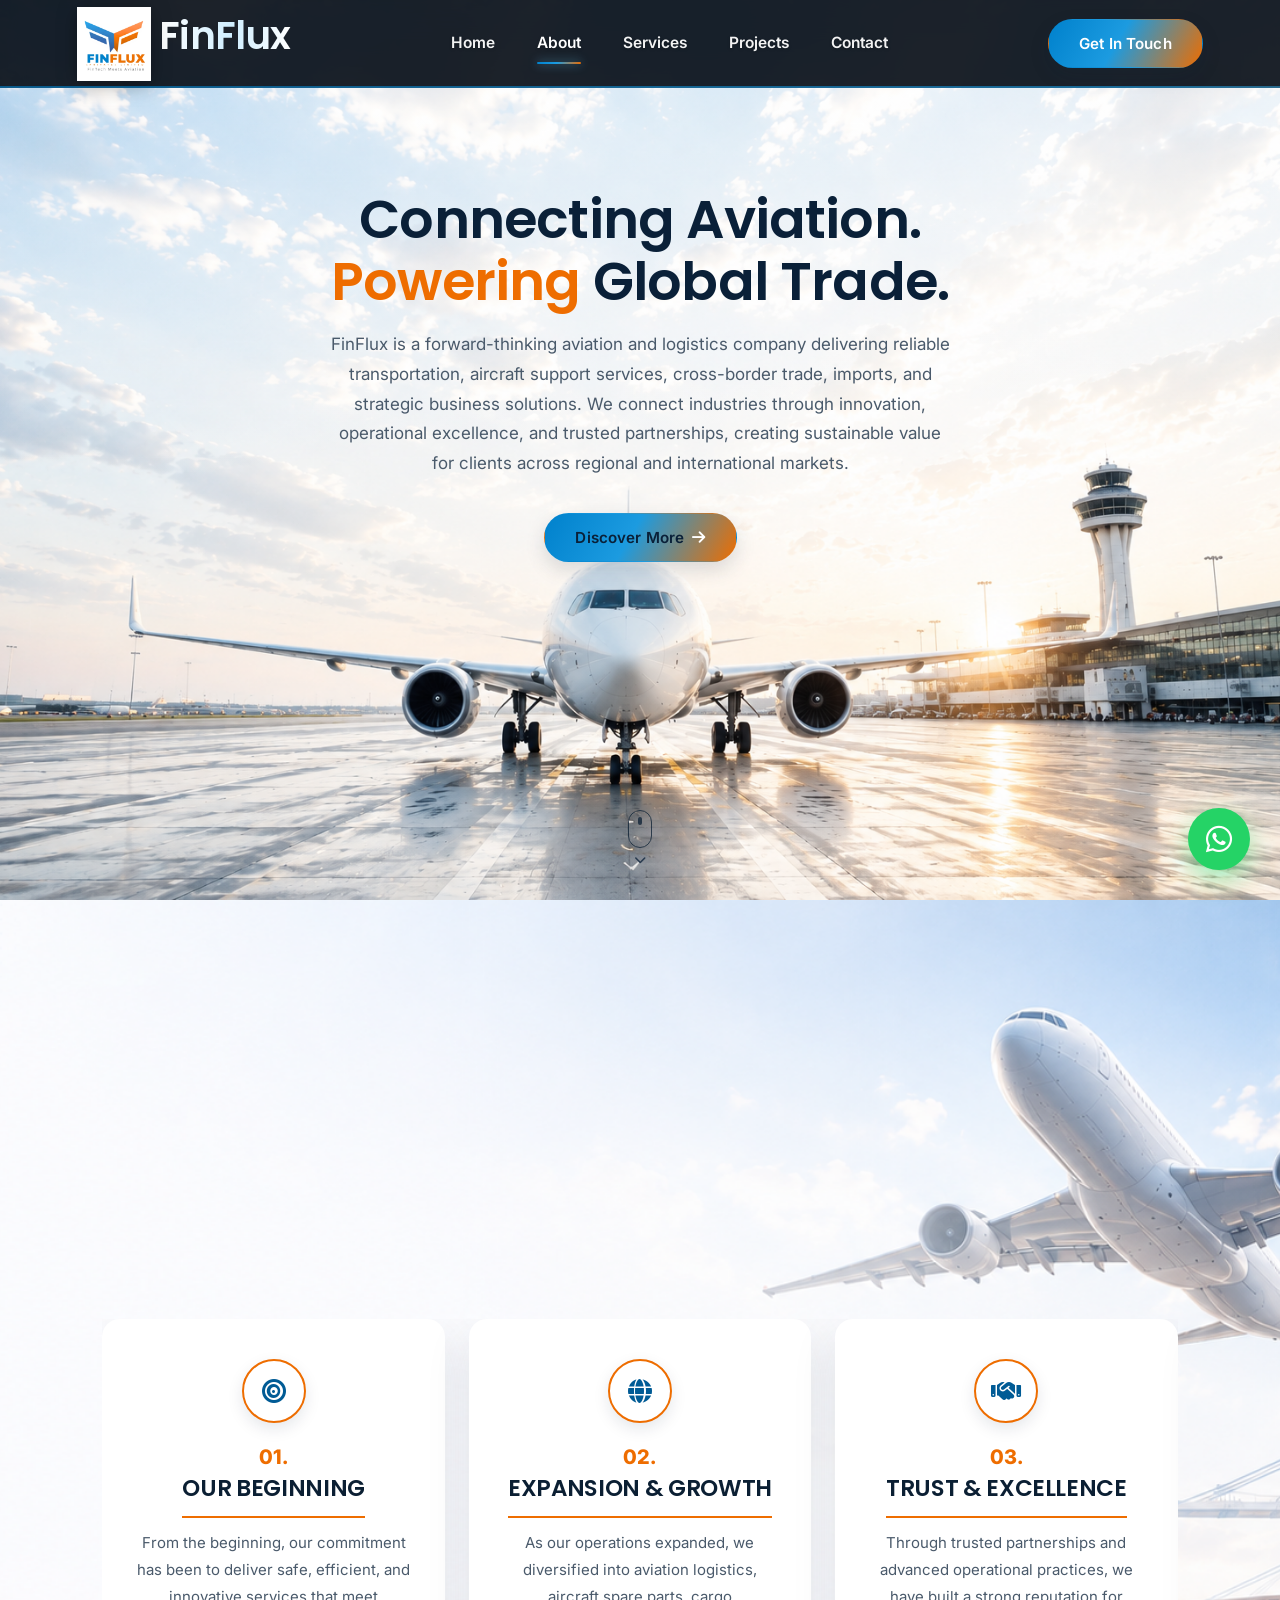
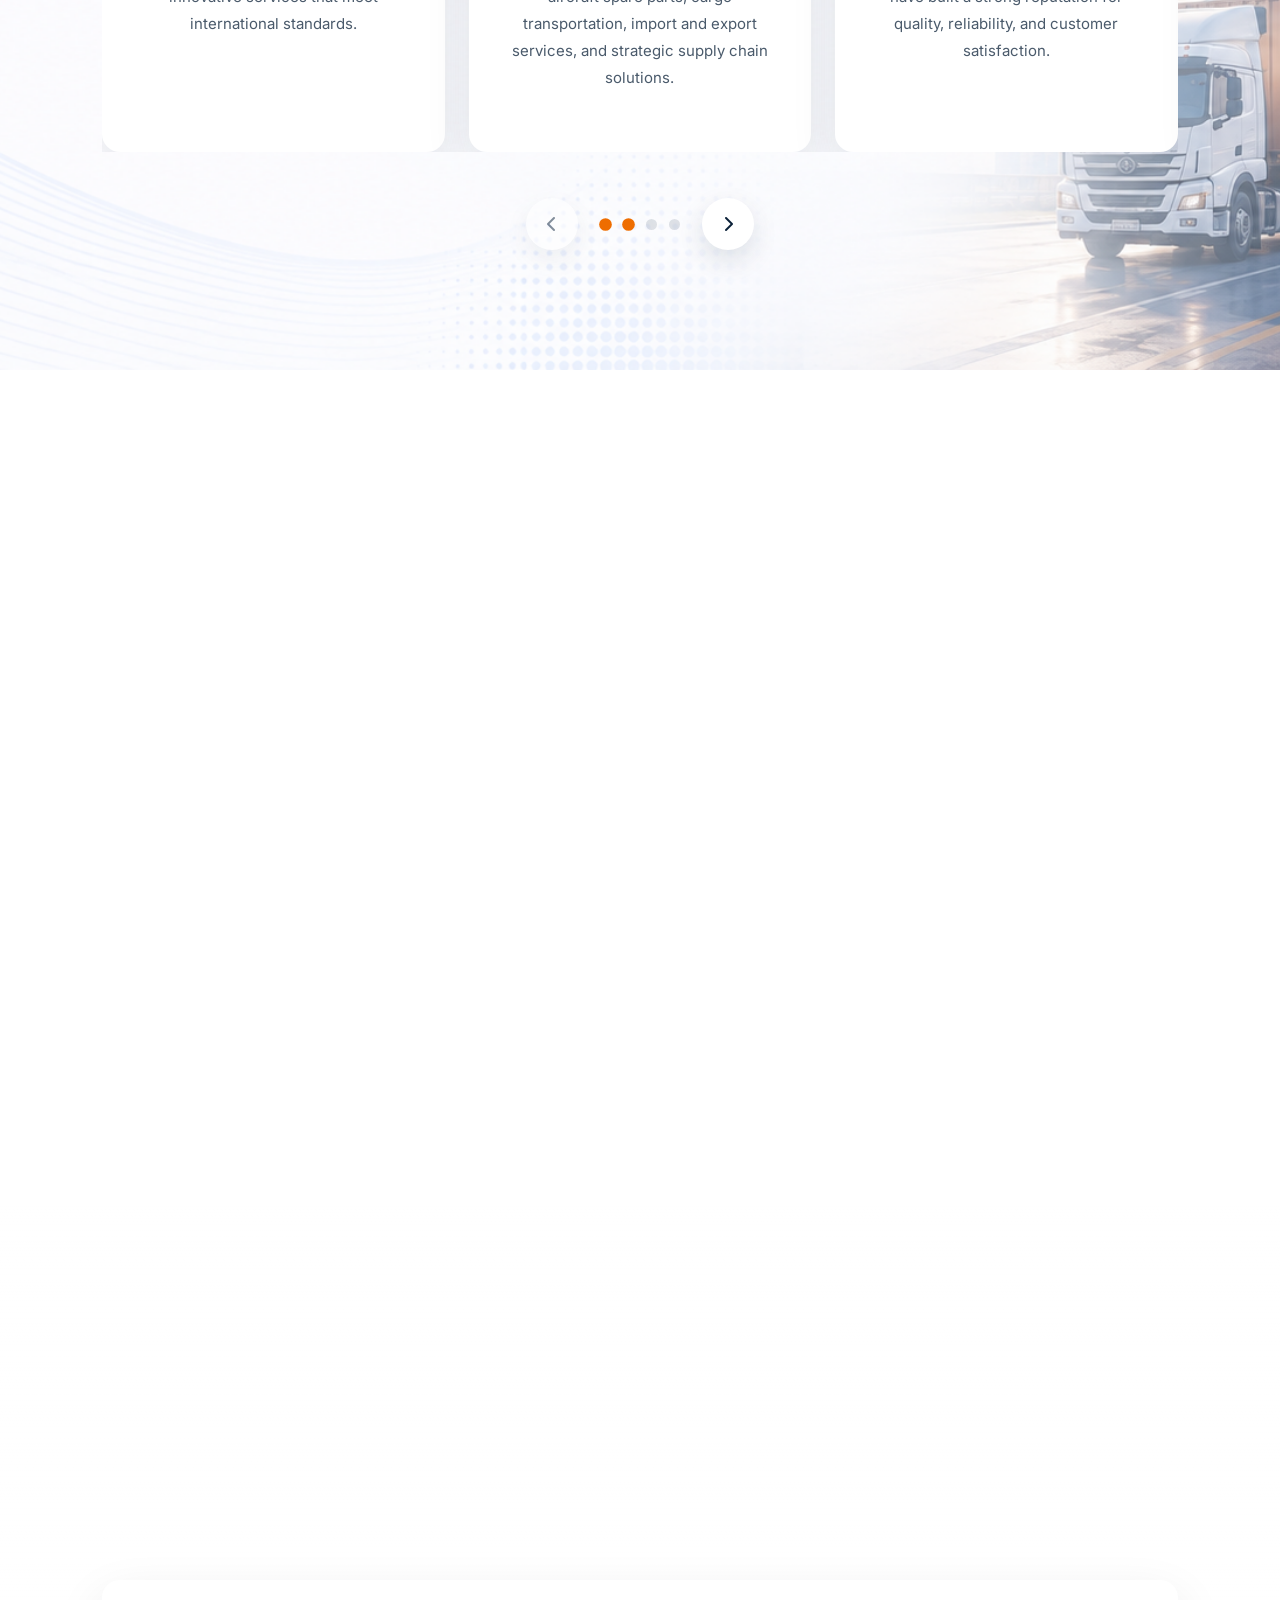
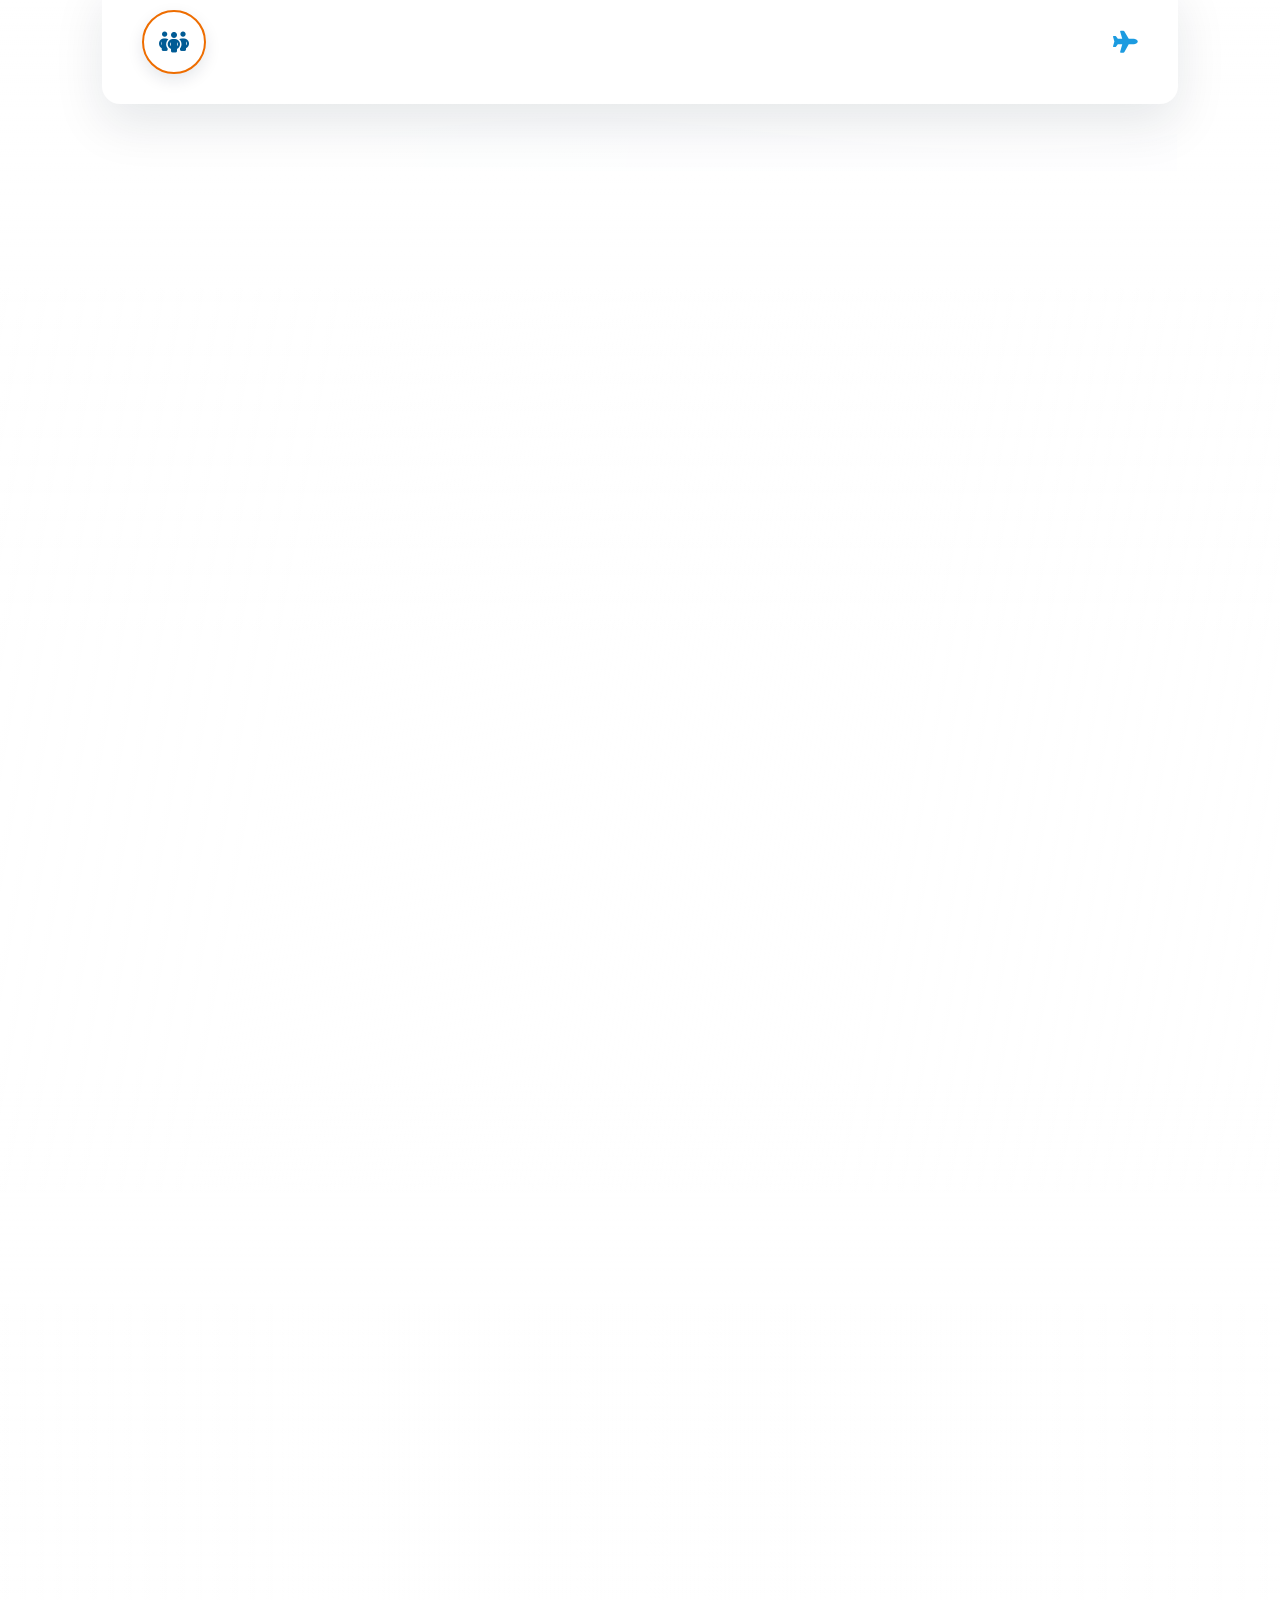
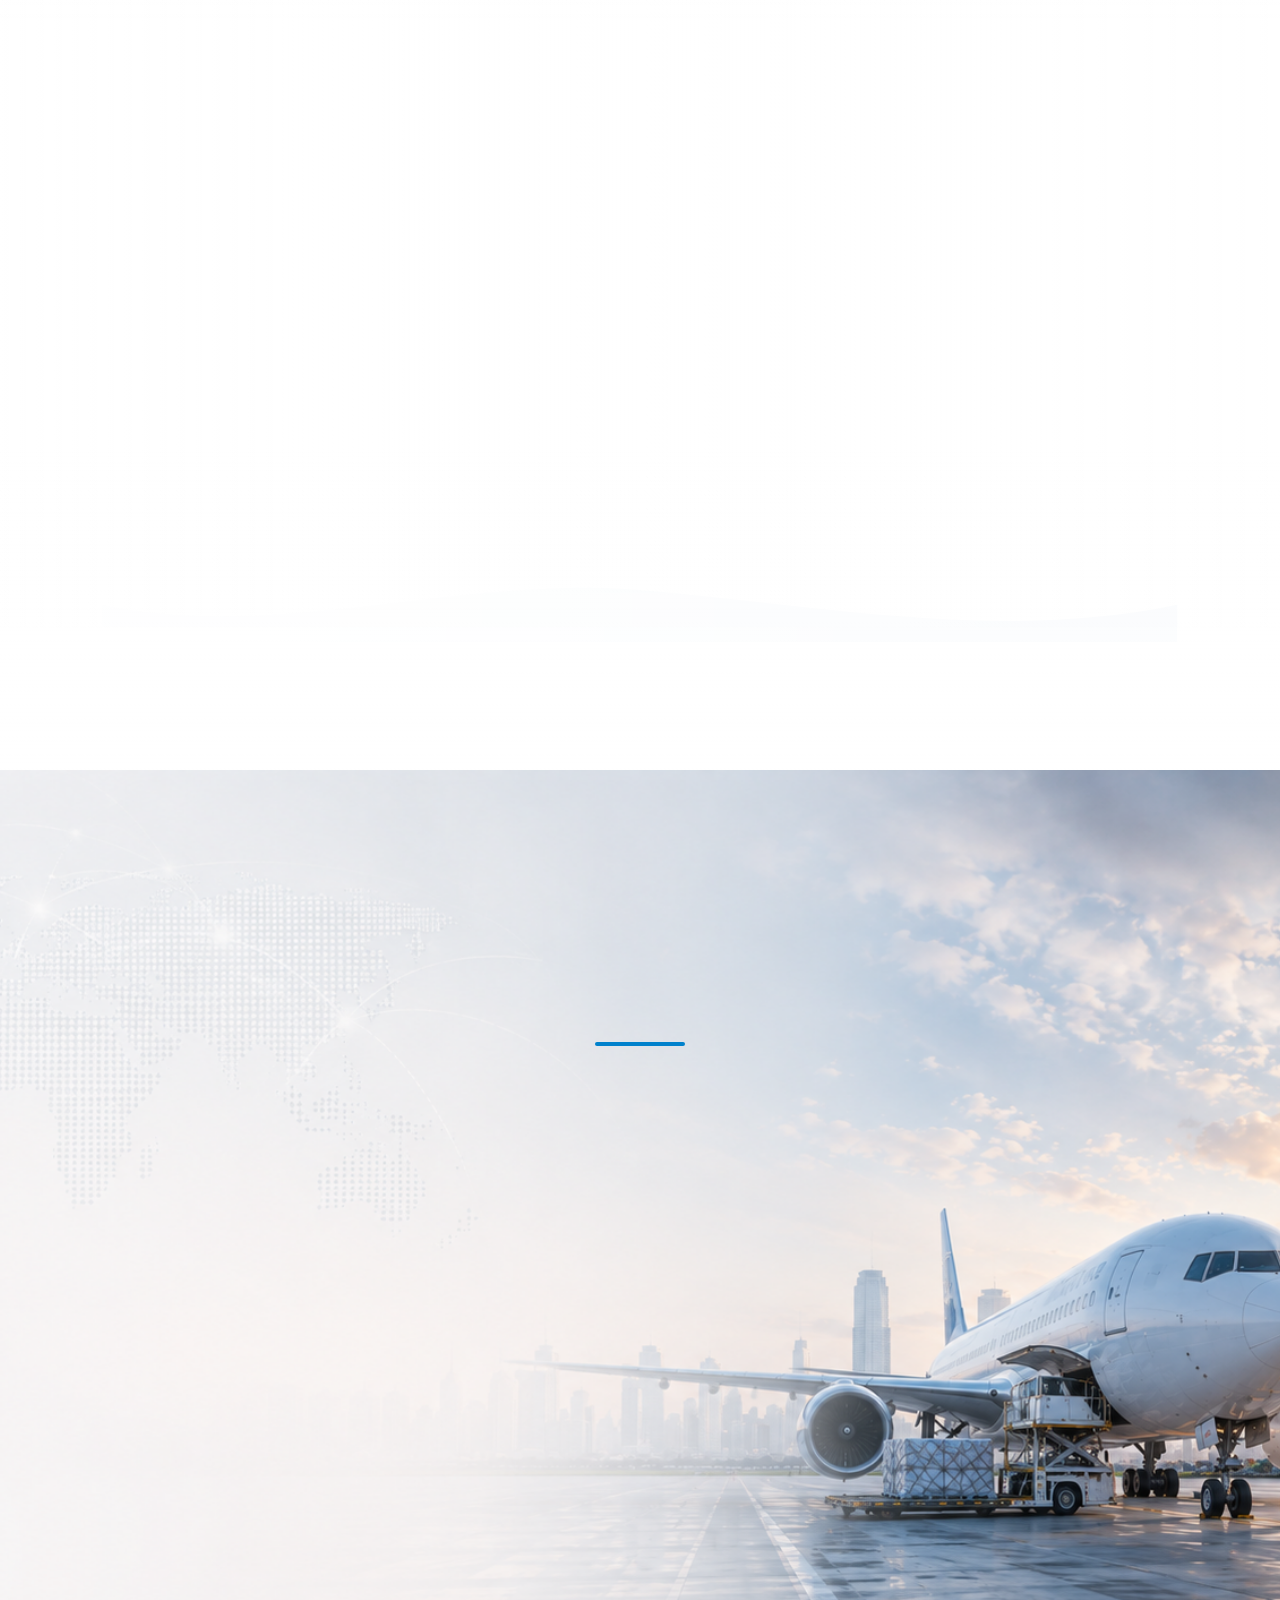
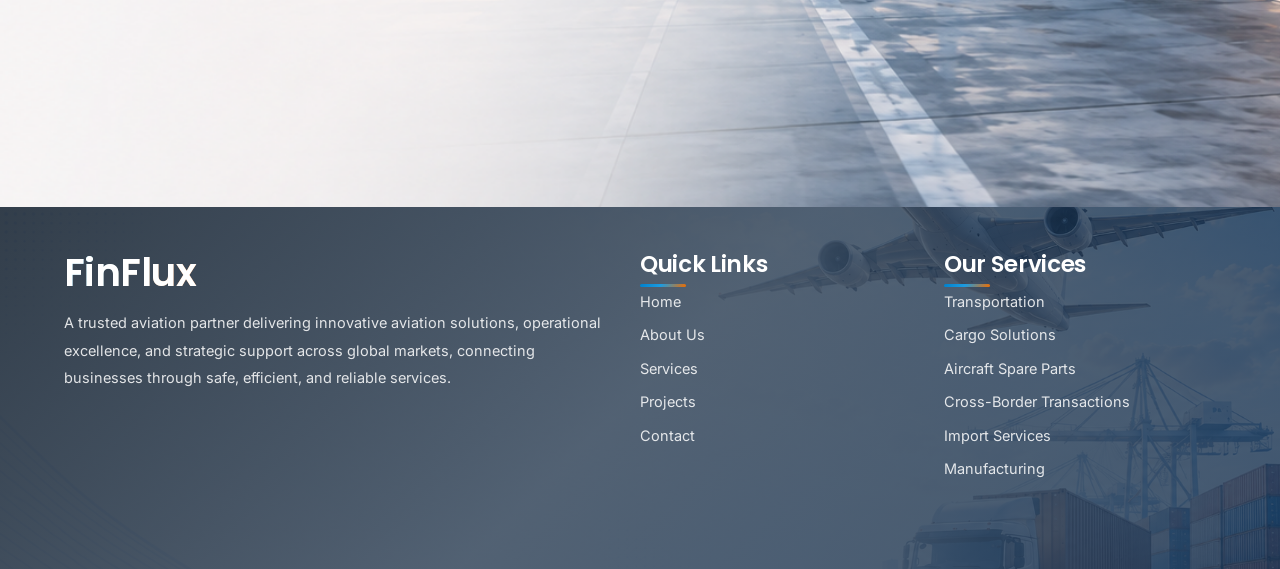
<file: about.html>
<!DOCTYPE html>
<html lang="en">

<head>
    <meta charset="UTF-8">
    <meta name="viewport" content="width=device-width, initial-scale=1.0">
    <title>About Us | FinFlux </title>
    <meta name="description"
        content="FinFlux Group (Private) Limited — our story, values, mission and vision behind our aviation & industrial solutions.">

    <!-- Brand typography: Poppins for display, Inter for body (clean modern sans-serif) -->
    <link rel="preconnect" href="https://fonts.googleapis.com">
    <link rel="preconnect" href="https://fonts.gstatic.com" crossorigin>
    <link
        href="https://fonts.googleapis.com/css2?family=Poppins:wght@300;400;500;600;700;800&family=Inter:wght@300;400;500;600;700&display=swap"
        rel="stylesheet">

    <link rel="stylesheet" href="https://cdnjs.cloudflare.com/ajax/libs/font-awesome/6.7.2/css/all.min.css">
    <link rel="stylesheet" href="design-tokens.css">
    <link rel="stylesheet" href="about.css">
    <link rel="stylesheet" href="hero.css">
    <link rel="stylesheet" href="intro.css">
    <link rel="stylesheet" href="global-consistency.css">
</head>

<body>

    <!-- ============ HEADER ============ -->
    <header class="header" id="siteHeader">

        <div class="logo">
            <img src="logo.jpeg" alt="FinFlux Group Logo">
            <h2>FinFlux </h2>
        </div>

        <nav class="navbar" id="navbar">
            <a href="index.html">Home</a>
            <a href="about.html" class="active-link">About</a>
            <a href="service.html">Services</a>
            <a href="project.html">Projects</a>
            <a href="contact.html">Contact</a>
        </nav>

        <div class="header-right">
            <a href="contact.html" class="btn"><span class="btn-slide" data-label="Get In Touch">Get In Touch</span></a>
            <div class="menu-toggle" id="menuToggle" aria-label="Toggle navigation menu">☰</div>
        </div>

    </header>

    <!-- ============ ABOUT HERO (shared hero component) ============ -->
    <section class="site-hero">

        <div class="site-hero-bg-wrap">
            <div class="hero-bg-slide slide-1"></div>
            <div class="hero-bg-slide slide-2"></div>
            <div class="hero-bg-slide slide-3"></div>
        </div>
        <div class="site-hero-overlay"></div>

        <div class="site-hero-content">

            <h1 data-reveal="up">Connecting Aviation.<br>
                <span class="text-orange">Powering</span> Global Trade.</h1>

            <div class="site-hero-underline" data-reveal="up"></div>

            <p data-reveal="up" class="stagger-1">
                FinFlux is a forward-thinking aviation and logistics company
                delivering reliable transportation, aircraft support services,
                cross-border trade, imports, and strategic business solutions.
                We connect industries through innovation, operational excellence,
                and trusted partnerships, creating sustainable value for clients
                across regional and international markets.
            </p>

            <a href="#about-company" class="site-hero-btn stagger-2" data-reveal="up">
                <span class="btn-slide" data-label="Discover More">Discover More</span> <i class="fa-solid fa-arrow-right"></i>
            </a>

        </div>

        <div class="site-hero-wave" aria-hidden="true">
            <svg viewBox="0 0 1536 220" preserveAspectRatio="none" xmlns="http://www.w3.org/2000/svg">
                <path d="M0,150 C300,210 500,90 820,140 C1100,185 1300,110 1536,160" fill="none" stroke="rgba(0,129,204,0.18)" stroke-width="2"/>
                <path d="M0,180 C280,230 520,150 800,185 C1080,220 1320,150 1536,195" fill="none" stroke="rgba(238,109,0,0.35)" stroke-width="2"/>
                <path d="M0,205 C320,250 560,190 840,215 C1120,240 1340,190 1536,215" fill="none" stroke="rgba(0,129,204,0.12)" stroke-width="2"/>
            </svg>
        </div>

        <div class="site-hero-divider">
            <svg viewBox="0 0 1440 90" preserveAspectRatio="none" xmlns="http://www.w3.org/2000/svg">
                <path d="M0,90 L0,40 C240,90 480,0 720,20 C960,40 1200,90 1440,40 L1440,90 Z" fill="var(--bg)"></path>
            </svg>
        </div>

    </section>

    <section class="journey-section" id="about-company">

        <div class="journey-container">

            <div class="journey-intro">
                <div class="journey-dash" data-reveal="up"></div>
                <h2 data-reveal="up" class="stagger-1">OUR <span class="text-orange">JOURNEY</span></h2>
                <p class="journey-tagline stagger-2" data-reveal="up">Connecting Skies. Delivering Global Excellence.</p>
                <div class="journey-dash" data-reveal="up"></div>
                <p class="journey-desc stagger-3" data-reveal="up">
                    FinFlux was established with a vision to strengthen the aviation, transportation,
                    and logistics industry by providing reliable solutions for aircraft support,
                    global trade, imports, and cross-border operations.
                </p>
            </div>

            <div class="journey-carousel">
                <div class="journey-viewport">
                    <div class="journey-track" id="journeyTrack">

                        <div class="journey-card">
                            <div class="journey-icon"><i class="fa-solid fa-bullseye"></i></div>
                            <span class="journey-num">01.</span>
                            <h3>OUR BEGINNING</h3>
                            <p>
                                From the beginning, our commitment has been to deliver
                                safe, efficient, and innovative services that meet
                                international standards.
                            </p>
                        </div>

                        <div class="journey-card">
                            <div class="journey-icon"><i class="fa-solid fa-globe"></i></div>
                            <span class="journey-num">02.</span>
                            <h3>EXPANSION &amp; GROWTH</h3>
                            <p>
                                As our operations expanded, we diversified into aviation
                                logistics, aircraft spare parts, cargo transportation, import and
                                export services, and strategic supply chain solutions.
                            </p>
                        </div>

                        <div class="journey-card">
                            <div class="journey-icon"><i class="fa-solid fa-handshake"></i></div>
                            <span class="journey-num">03.</span>
                            <h3>TRUST &amp; EXCELLENCE</h3>
                            <p>
                                Through trusted partnerships and advanced operational
                                practices, we have built a strong reputation for quality,
                                reliability, and customer satisfaction.
                            </p>
                        </div>

                        <div class="journey-card">
                            <div class="journey-icon"><i class="fa-solid fa-chart-line"></i></div>
                            <span class="journey-num">04.</span>
                            <h3>TODAY &amp; BEYOND</h3>
                            <p>
                                FinFlux continues to grow as a trusted aviation and logistics
                                partner, connecting businesses across borders through innovative
                                transportation solutions, operational excellence, and a commitment
                                to sustainable growth in the global aviation industry.
                            </p>
                        </div>

                    </div>
                </div>

                <div class="journey-nav">
                    <button class="journey-arrow" id="journeyPrev" aria-label="Previous">
                        <i class="fa-solid fa-chevron-left"></i>
                    </button>
                    <div class="journey-dots" id="journeyDots">
                        <span class="journey-dot active" data-index="0"></span>
                        <span class="journey-dot" data-index="1"></span>
                        <span class="journey-dot" data-index="2"></span>
                        <span class="journey-dot" data-index="3"></span>
                    </div>
                    <button class="journey-arrow" id="journeyNext" aria-label="Next">
                        <i class="fa-solid fa-chevron-right"></i>
                    </button>
                </div>

            </div>

        </div>

    </section>

    <script src="journey-carousel.js"></script>

    <section class="values-section">

        <div class="values-bg" aria-hidden="true">
            <img src="values-bg.png" alt="">
        </div>

        <div class="values-heading">

            <span data-reveal="up">OUR VALUES</span>

            <h2 data-reveal="up" class="stagger-1">What Drives<br><span class="text-blue">Our Success</span></h2>

            <p data-reveal="up" class="stagger-2">
                At FinFlux, our values define how we operate across aviation,
                logistics, transportation, and global trade. They inspire every
                partnership, every operation, and every commitment we make to our clients.
            </p>

        </div>

        <div class="values-grid">

            <div class="value-card" data-reveal="up">
                <div class="value-card-inner">
                    <div class="value-card-face value-card-front">
                        <span class="value-glow"></span>
                        <i class="fa-solid fa-handshake"></i>
                        <h3>Customer First</h3>
                        <span class="flip-hint"><i class="fa-solid fa-arrows-rotate"></i> Hover to explore</span>
                    </div>
                    <div class="value-card-face value-card-back">
                        <span class="value-glow"></span>
                        <i class="fa-solid fa-handshake"></i>
                        <h3>Customer First</h3>
                        <p>
                            We prioritize our customers by delivering reliable aviation,
                            logistics, and transportation solutions tailored to their
                            operational and business needs.
                        </p>
                    </div>
                </div>
            </div>

            <div class="value-card stagger-1" data-reveal="up">
                <div class="value-card-inner">
                    <div class="value-card-face value-card-front">
                        <span class="value-glow"></span>
                        <i class="fa-solid fa-award"></i>
                        <h3>Operational Excellence</h3>
                        <span class="flip-hint"><i class="fa-solid fa-arrows-rotate"></i> Hover to explore</span>
                    </div>
                    <div class="value-card-face value-card-back">
                        <span class="value-glow"></span>
                        <i class="fa-solid fa-award"></i>
                        <h3>Operational Excellence</h3>
                        <p>
                            We maintain the highest standards of quality, efficiency,
                            and precision to ensure safe and dependable services across
                            every operation.
                        </p>
                    </div>
                </div>
            </div>

            <div class="value-card stagger-2" data-reveal="up">
                <div class="value-card-inner">
                    <div class="value-card-face value-card-front">
                        <span class="value-glow"></span>
                        <i class="fa-solid fa-comments"></i>
                        <h3>Transparent Communication</h3>
                        <span class="flip-hint"><i class="fa-solid fa-arrows-rotate"></i> Hover to explore</span>
                    </div>
                    <div class="value-card-face value-card-back">
                        <span class="value-glow"></span>
                        <i class="fa-solid fa-comments"></i>
                        <h3>Transparent Communication</h3>
                        <p>
                            We believe in open communication, timely updates, and
                            honest collaboration, building lasting relationships
                            with our clients and partners.
                        </p>
                    </div>
                </div>
            </div>

            <div class="value-card" data-reveal="up">
                <div class="value-card-inner">
                    <div class="value-card-face value-card-front">
                        <span class="value-glow"></span>
                        <i class="fa-solid fa-scale-balanced"></i>
                        <h3>Safety & Compliance</h3>
                        <span class="flip-hint"><i class="fa-solid fa-arrows-rotate"></i> Hover to explore</span>
                    </div>
                    <div class="value-card-face value-card-back">
                        <span class="value-glow"></span>
                        <i class="fa-solid fa-scale-balanced"></i>
                        <h3>Safety & Compliance</h3>
                        <p>
                            Safety comes first in everything we do. We strictly follow
                            international aviation standards and industry regulations
                            to ensure secure and reliable operations.
                        </p>
                    </div>
                </div>
            </div>

            <div class="value-card stagger-1" data-reveal="up">
                <div class="value-card-inner">
                    <div class="value-card-face value-card-front">
                        <span class="value-glow"></span>
                        <i class="fa-solid fa-chart-line"></i>
                        <h3>Innovation & Growth</h3>
                        <span class="flip-hint"><i class="fa-solid fa-arrows-rotate"></i> Hover to explore</span>
                    </div>
                    <div class="value-card-face value-card-back">
                        <span class="value-glow"></span>
                        <i class="fa-solid fa-chart-line"></i>
                        <h3>Innovation & Growth</h3>
                        <p>
                            By embracing modern technologies and continuous improvement,
                            we create smarter logistics solutions and support sustainable
                            business growth.
                        </p>
                    </div>
                </div>
            </div>

            <div class="value-card stagger-2" data-reveal="up">
                <div class="value-card-inner">
                    <div class="value-card-face value-card-front">
                        <span class="value-glow"></span>
                        <i class="fa-solid fa-users"></i>
                        <h3>Strong Partnerships</h3>
                        <span class="flip-hint"><i class="fa-solid fa-arrows-rotate"></i> Hover to explore</span>
                    </div>
                    <div class="value-card-face value-card-back">
                        <span class="value-glow"></span>
                        <i class="fa-solid fa-users"></i>
                        <h3>Strong Partnerships</h3>
                        <p>
                            We work closely with airlines, suppliers, manufacturers,
                            and global partners to deliver efficient and dependable
                            aviation services.
                        </p>
                    </div>
                </div>
            </div>

            <div class="value-card" data-reveal="up">
                <div class="value-card-inner">
                    <div class="value-card-face value-card-front">
                        <span class="value-glow"></span>
                        <i class="fa-solid fa-shield-halved"></i>
                        <h3>Integrity & Reliability</h3>
                        <span class="flip-hint"><i class="fa-solid fa-arrows-rotate"></i> Hover to explore</span>
                    </div>
                    <div class="value-card-face value-card-back">
                        <span class="value-glow"></span>
                        <i class="fa-solid fa-shield-halved"></i>
                        <h3>Integrity & Reliability</h3>
                        <p>
                            Integrity, accountability, and trust are at the heart of
                            every relationship, ensuring confidence in every service
                            we provide.
                        </p>
                    </div>
                </div>
            </div>

        </div>

        <div class="values-footer">

            <span class="values-footer-icon"><i class="fa-solid fa-people-group"></i></span>

            <p data-reveal="up">
                These values guide FinFlux Group in delivering safe aviation
                services, efficient logistics, and trusted global trade
                solutions while creating lasting value for customers,
                partners, and communities worldwide.
            </p>

            <i class="fa-solid fa-plane values-footer-plane"></i>

        </div>

        <div class="hero-divider" aria-hidden="true">
            <svg viewBox="0 0 1440 90" preserveAspectRatio="none" xmlns="http://www.w3.org/2000/svg">
                <path d="M0,90 L0,40 C240,90 480,0 720,20 C960,40 1200,90 1440,40 L1440,90 Z" fill="var(--bg)"></path>
            </svg>
        </div>

    </section>

    <section class="mission-section">

        <div class="mission-bg" aria-hidden="true">
            <img src="mission-bg.png" alt="">
        </div>

        <div class="mission-container">

            <div class="mission-grid">

                <!-- Left Side -->

                <div class="mission-content" data-reveal="left">

                    <span class="mission-tag">OUR MISSION</span>

                    <h2>Why We <span class="text-blue">Fly Forward</span></h2>

                    <h3>Connecting Aviation with Global Trade & Innovation</h3>

                    <p>
                        The aviation and logistics industry is evolving rapidly, driven by
                        technological advancements, increasing global trade, and the growing
                        demand for faster, safer, and more efficient transportation solutions.
                        Businesses today require reliable partners capable of delivering
                        seamless operations across international markets.
                    </p>

                    <p>
                        FinFlux is committed to meeting these challenges through
                        innovative aviation services, logistics solutions, aircraft support,
                        cross-border trade, and strategic partnerships. By combining
                        operational excellence with modern technology, we help businesses
                        move people, products, and opportunities across the world.
                    </p>

                </div>

                <!-- Right Side -->

                <div class="mission-box" data-reveal="right">

                    <div class="mission-box-icon">
                        <i class="fa-solid fa-bullseye"></i>
                    </div>

                    <h3>Our Mission</h3>
                    <div class="mission-line-accent"></div>

                    <p>
                        To deliver <strong>safe, reliable,</strong> and <strong>innovative</strong> aviation and logistics
                        solutions that <strong>connect businesses</strong>, strengthen
                        <strong>global trade</strong>, and drive <strong>sustainable growth</strong> through
                        excellence and trusted partnerships.
                    </p>

                </div>

            </div>

            <div class="mission-categories" data-reveal="up">

                <div class="mission-cat-item">
                    <i class="fa-solid fa-plane"></i>
                    <span>Aviation Services</span>
                    <div class="mc-underline"></div>
                </div>

                <div class="mission-cat-item">
                    <i class="fa-solid fa-box"></i>
                    <span>Cargo & Logistics</span>
                    <div class="mc-underline"></div>
                </div>

                <div class="mission-cat-item">
                    <i class="fa-solid fa-gears"></i>
                    <span>Aircraft Parts & Manufacturing</span>
                    <div class="mc-underline"></div>
                </div>

                <div class="mission-cat-item">
                    <i class="fa-solid fa-globe"></i>
                    <span>Global Trade & Imports</span>
                    <div class="mc-underline"></div>
                </div>

                <div class="mission-cat-item">
                    <i class="fa-solid fa-handshake"></i>
                    <span>Strategic Partnerships</span>
                    <div class="mc-underline"></div>
                </div>

            </div>

        </div>

        <div class="mission-section-spacer"></div>

    </section>

    <section class="our-vision-section">

        <div class="our-vision-bg" aria-hidden="true">
            <img src="vision-bg.png" alt="">
        </div>

        <div class="our-vision-container">

            <div class="our-vision-content" data-reveal="left">

                <div class="our-vision-tag">
                    <span>OUR VISION</span>
                    <span class="ov-tag-line"></span>
                    <i class="fa-solid fa-plane"></i>
                </div>

                <h2 class="our-vision-heading">
                    Shaping the Future of<br>
                    Aviation & <span class="text-orange">Global Logistics</span>
                </h2>

                <div class="our-vision-divider"></div>

                <p>
                    The future of aviation depends on innovation, efficiency, and
                    seamless global connectivity. As international trade continues to
                    expand, businesses require trusted partners capable of delivering
                    safe aviation services, reliable logistics, and integrated supply
                    chain solutions that connect markets across the world.
                </p>

                <p>
                    FinFlux is committed to becoming a leading force in aviation,
                    transportation, logistics, aircraft support, manufacturing, and
                    cross-border trade. Through advanced technologies, operational
                    excellence, and strong global partnerships, we strive to create
                    smarter and more sustainable solutions for the aviation industry.
                </p>

                <div class="our-vision-grid">

                    <div class="ov-item">
                        <i class="fa-solid fa-earth-americas"></i>
                        <h3>Global Connectivity</h3>
                        <p>Connecting markets across the world</p>
                    </div>

                    <div class="ov-item">
                        <i class="fa-solid fa-gears"></i>
                        <h3>Operational Excellence</h3>
                        <p>Delivering efficient & reliable solutions</p>
                    </div>

                    <div class="ov-item">
                        <i class="fa-solid fa-shield-halved"></i>
                        <h3>Safety & Reliability</h3>
                        <p>Commitment to the highest standards</p>
                    </div>

                    <div class="ov-item">
                        <i class="fa-solid fa-leaf"></i>
                        <h3>Sustainable Future</h3>
                        <p>Building smarter & greener solutions</p>
                    </div>

                </div>

            </div>

        </div>

        <div class="hero-divider" aria-hidden="true">
            <svg viewBox="0 0 1440 90" preserveAspectRatio="none" xmlns="http://www.w3.org/2000/svg">
                <path d="M0,90 L0,40 C240,90 480,0 720,20 C960,40 1200,90 1440,40 L1440,90 Z" fill="var(--bg)"></path>
            </svg>
        </div>

    </section>
    <!-- ================= TEAM SECTION ================= -->
    <section class="team-section" id="our-team">

        <div class="team-container">

            <div class="team-heading">
                <span class="history-tag" data-reveal="up">OUR TEAM</span>
                <h2 data-reveal="up" class="stagger-1">Meet the Experts<br>Behind <span class="text-blue">FinFlux</span></h2>
                <div class="history-line"></div>

                <p data-reveal="up" class="stagger-2">
                    Our dedicated professionals bring years of expertise in aviation,
                    logistics, transportation, and global trade. Together, we work to
                    deliver innovative solutions while maintaining the highest standards
                    of quality, safety, and customer satisfaction.
                </p>
            </div>

            <div class="team-grid">
 <!-- Member 1 -->
                <div class="team-card stagger-1" data-reveal="up">
                    <div class="team-photo-wrap">
                        <div class="team-photo"><img src="team2.jpeg" alt="Operations Manager"></div>
                    </div>
                    <h3>Team Member One</h3>
                    <span class="team-role">Director/CEO</span>
                    <p>
                        Leads FinFlux with a vision of innovation, operational excellence,
                        and sustainable business growth.
                    </p>
                </div>
                <!-- Member 2 -->
                <div class="team-card stagger-2" data-reveal="up">
                    <div class="team-photo-wrap">
                        <div class="team-photo"><img src="team1.jpeg" alt="CEO"></div>
                    </div>
                    <h3>Team Member Two</h3>
                    <span class="team-role">Resident Director</span>
                    <p>
                       
                         Oversees transportation, logistics, and supply chain operations,
                        ensuring smooth and efficient service delivery.
                    </p>
                </div>

               
                <!-- Member 3 -->
                <div class="team-card stagger-3" data-reveal="up">
                    <div class="team-photo-wrap">
                        <div class="team-photo"><img src="team3.jpeg" alt="Aviation Specialist"></div>
                    </div>
                    <h3>Team Member Three</h3>
                    <span class="team-role">Director/Company Secretary</span>
                    <p>
                        Specializes in aircraft support, aviation logistics,
                        and international compliance standards.
                    </p>
                </div>

                <!-- Member 4 -->
                <div class="team-card stagger-4" data-reveal="up">
                    <div class="team-photo-wrap">
                        <div class="team-photo"><img src="team4.jpeg" alt="Business Development"></div>
                    </div>
                    <h3>Team Member Four</h3>
                    <span class="team-role">Chief Technology Officer</span>
                    <p>
                        Builds strategic partnerships and drives global business
                        expansion across international markets.
                    </p>
                </div>

            </div>

        </div>

    </section>
    <a href="https://wa.me/920000000000" class="whatsapp-float" target="_blank" aria-label="Chat on WhatsApp">
        <i class="fa-brands fa-whatsapp"></i>
    </a>

    <!-- ============ FOOTER ============ -->


<footer class="footer">

        <div class="svc-bg-image" style="background-image:url('hero-bg-4.png');"></div>
        <div class="svc-bg-overlay svc-bg-overlay--navy"></div>

        <div class="footer-container">

            <!-- Company -->
            <div class="footer-col">
                <h2 class="footer-logo">FinFlux</h2>
                <p>
                    A trusted aviation partner delivering innovative aviation solutions, operational excellence, and
                    strategic support across global markets, connecting businesses through safe, efficient, and reliable
                    services.
                </p>
            </div>

            <!-- Quick Links -->
            <div class="footer-col">
                <h3>Quick Links</h3>
                <ul>
                    <li><a href="index.html">Home</a></li>
                    <li><a href="about.html">About Us</a></li>
                    <li><a href="service.html">Services</a></li>
                    <li><a href="project.html">Projects</a></li>
                    <li><a href="contact.html">Contact</a></li>
                </ul>
            </div>

            <!-- Services -->
            <div class="footer-col">
                <h3>Our Services</h3>
                <ul>
                    <li><a href="service.html#transportation">Transportation</a></li>
                    <li><a href="service.html#cargo">Cargo Solutions</a></li>
                    <li><a href="service.html#spare-parts">Aircraft Spare Parts</a></li>
                    <li><a href="service.html#cross-border">Cross-Border Transactions</a></li>
                    <li><a href="service.html#imports">Import Services</a></li>
                    <li><a href="service.html#manufacturing">Manufacturing</a></li>
                </ul>
            </div>

        </div>

        <div class="footer-bottom">
            <p>© 2026 FinFlux. All Rights Reserved.</p>
        </div>

    </footer>

    <!-- Fixed decorative flight-path scroll indicator -->
    <div class="flight-track" id="flightTrack" aria-hidden="true">
        <div class="rail"></div>
        <div class="plane-marker"><i class="fa-solid fa-location-arrow"></i></div>
    </div>

    <script src="index.js"></script>
    <script src="values-interactive.js"></script>

    <script src="hero-bg-rotator.js"></script>
</body>

</html>
</file>
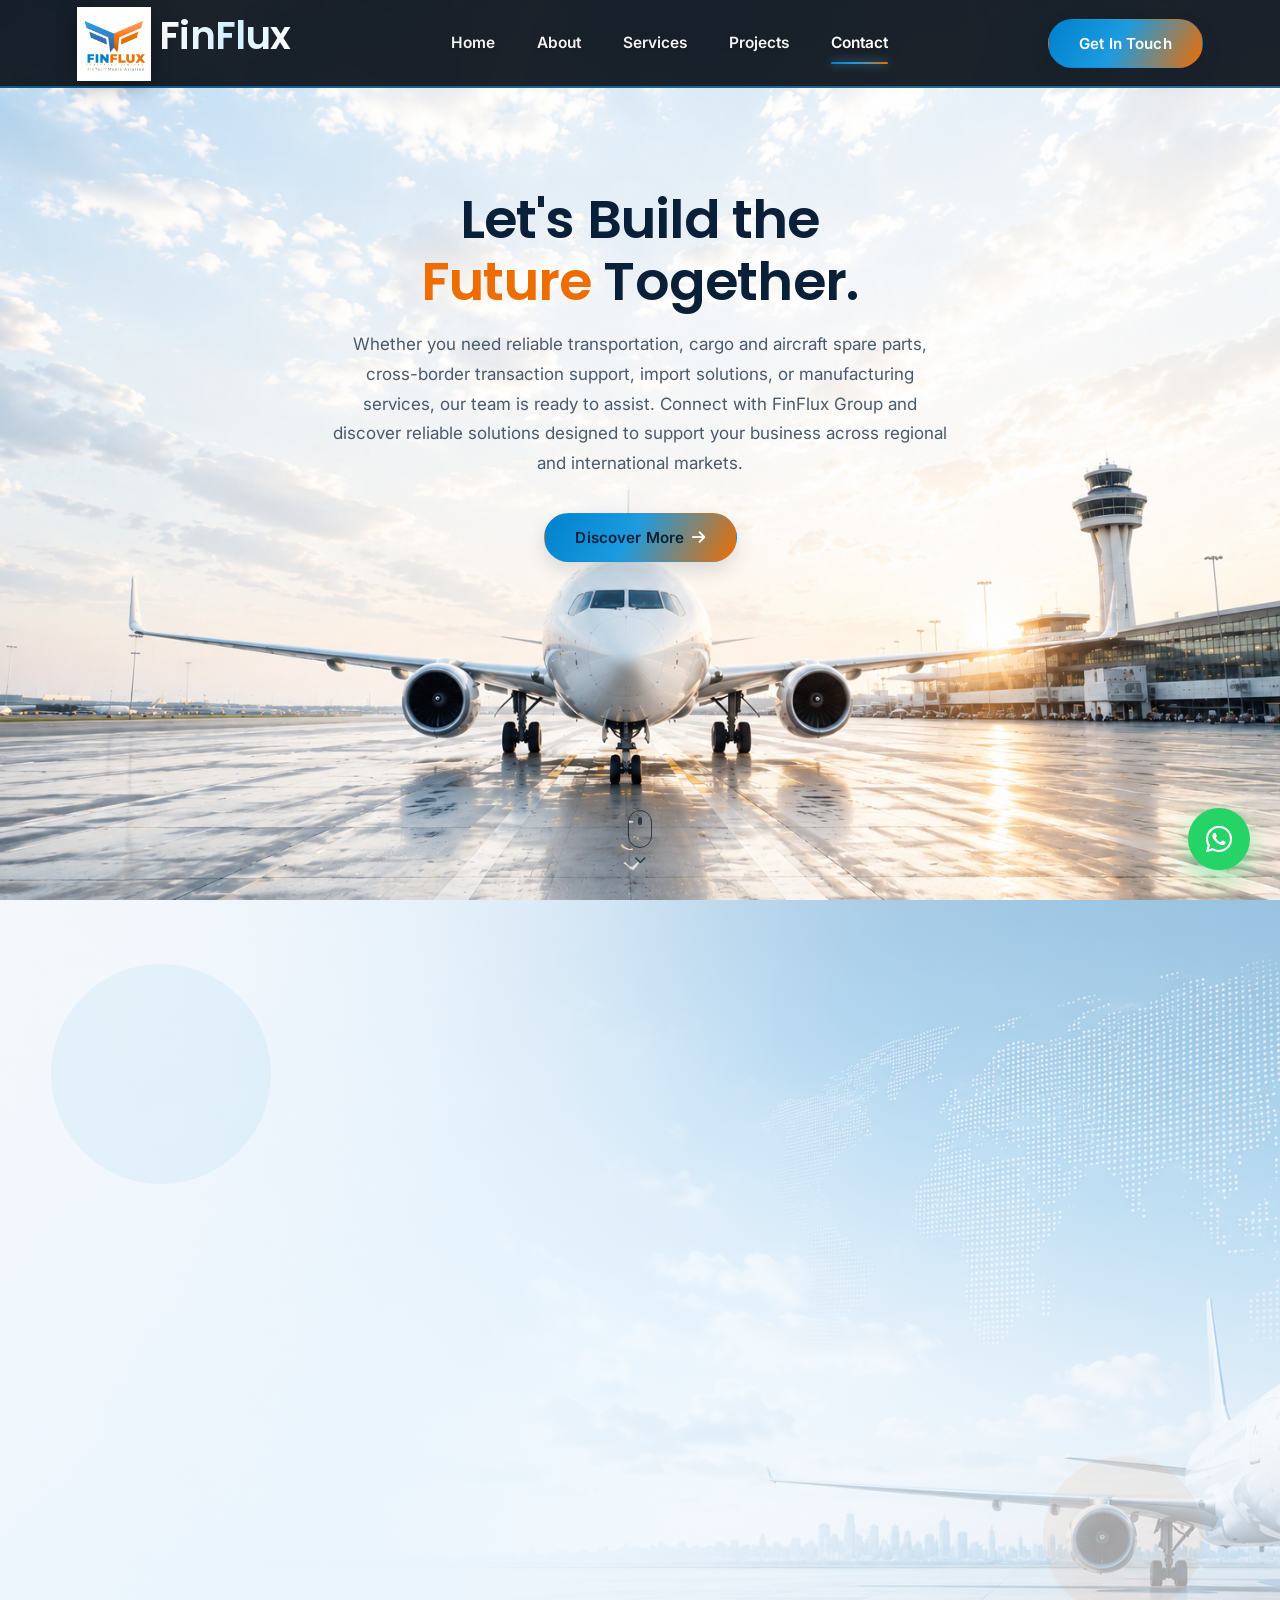
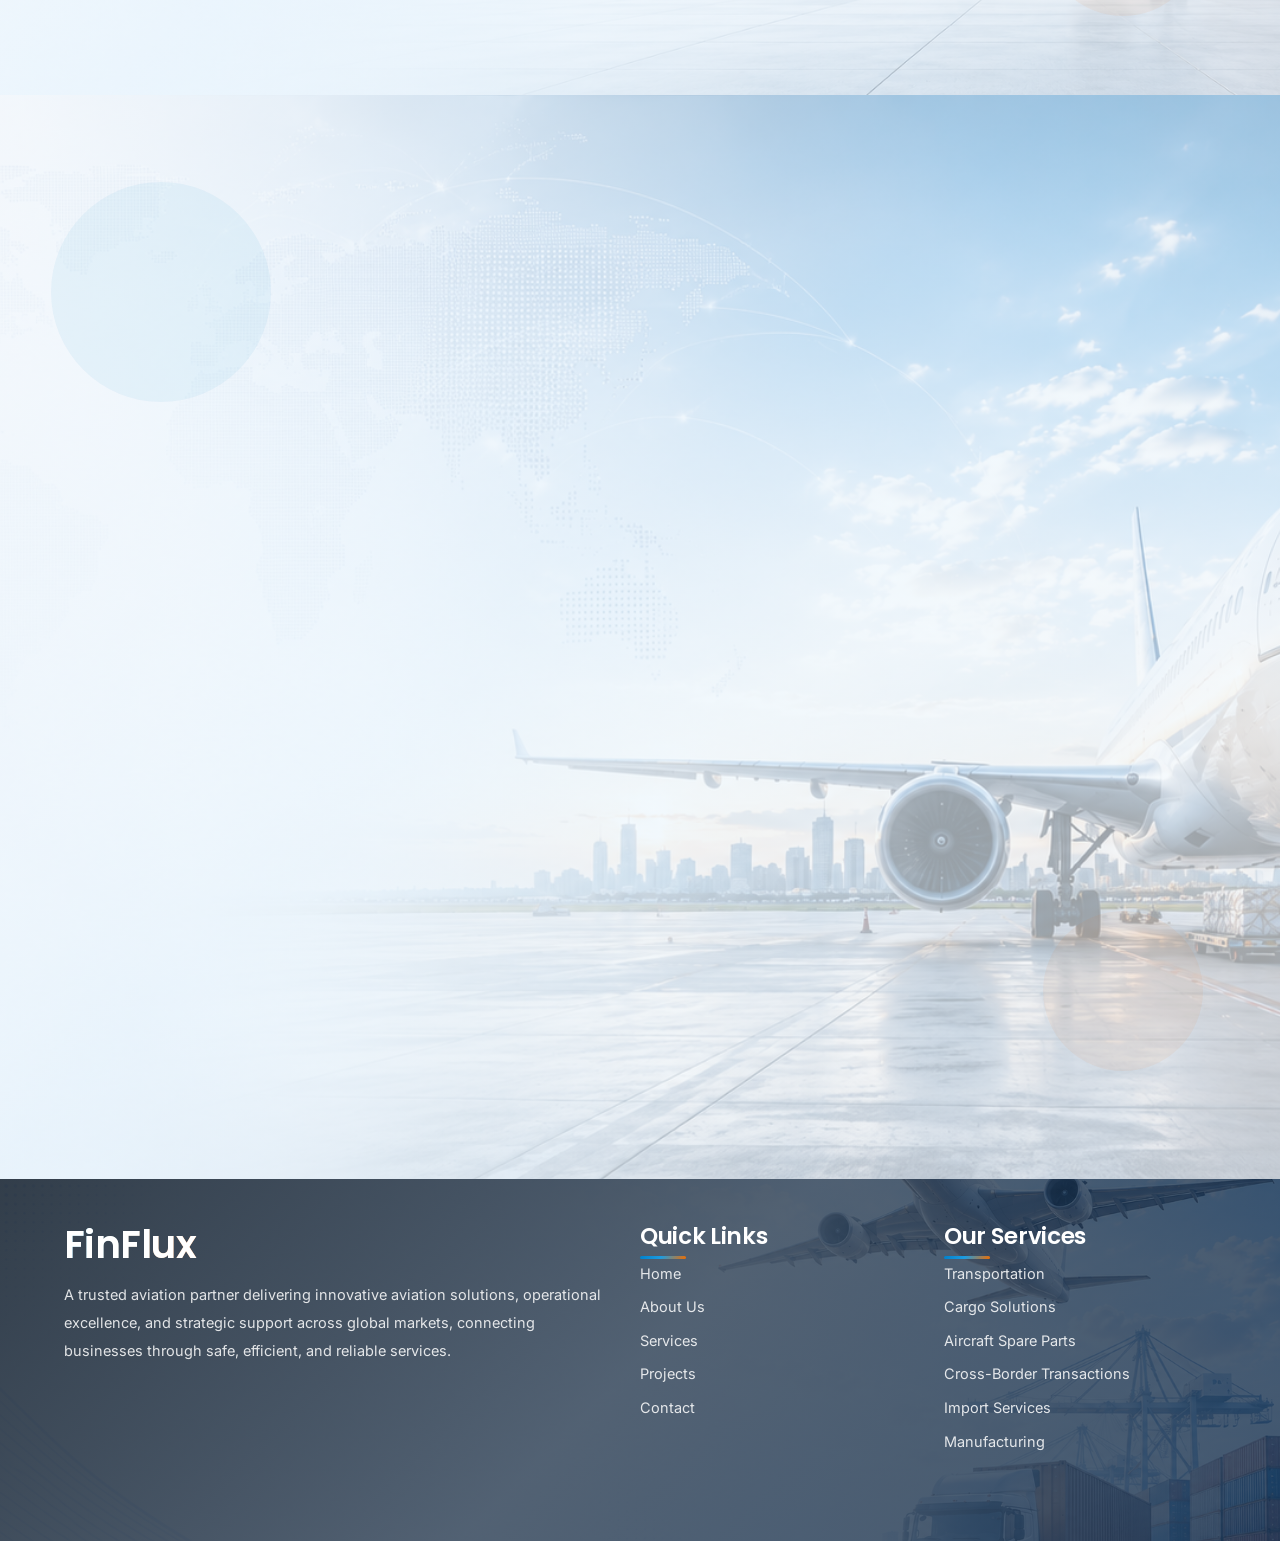
<file: contact.html>
<!DOCTYPE html>
<html lang="en">

<head>
    <meta charset="UTF-8">
    <meta name="viewport" content="width=device-width, initial-scale=1.0">
    <title>Contact | FinFlux </title>
    <meta name="description"
        content="Get in touch with FinFlux Group (Private) Limited — aircraft operations, aviation consultancy, and strategic aviation partnerships worldwide.">

    <!-- Brand typography: Poppins for display, Inter for body (clean modern sans-serif) -->
    <link rel="preconnect" href="https://fonts.googleapis.com">
    <link rel="preconnect" href="https://fonts.gstatic.com" crossorigin>
    <link
        href="https://fonts.googleapis.com/css2?family=Poppins:wght@300;400;500;600;700;800&family=Inter:wght@300;400;500;600;700&display=swap"
        rel="stylesheet">

    <link rel="stylesheet" href="https://cdnjs.cloudflare.com/ajax/libs/font-awesome/6.7.2/css/all.min.css">
    <link rel="stylesheet" href="design-tokens.css">
    <link rel="stylesheet" href="contact.css">
    <link rel="stylesheet" href="hero.css">
    <link rel="stylesheet" href="intro.css">
    <link rel="stylesheet" href="global-consistency.css">
</head>

<body>

    <!-- ============ HEADER ============ -->
    <header class="header" id="siteHeader">

        <div class="logo">
            <img src="logo.jpeg" alt="FinFlux Group Logo">
            <h2>FinFlux </h2>
        </div>

        <nav class="navbar" id="navbar">
            <a href="index.html">Home</a>
            <a href="about.html">About</a>
            <a href="service.html">Services</a>
            <a href="project.html">Projects</a>
            <a href="contact.html" class="active-link">Contact</a>
        </nav>

        <div class="header-right">
            <a href="contact.html" class="btn"><span class="btn-slide" data-label="Get In Touch">Get In Touch</span></a>
            <div class="menu-toggle" id="menuToggle" aria-label="Toggle navigation menu">☰</div>
        </div>

    </header>

    <!-- ============ CONTACT HERO (shared hero component) ============ -->
    <section class="site-hero">

        <div class="site-hero-bg-wrap">
            <div class="hero-bg-slide slide-1"></div>
            <div class="hero-bg-slide slide-2"></div>
            <div class="hero-bg-slide slide-3"></div>
        </div>
        <div class="site-hero-overlay"></div>

        <div class="site-hero-content">

            <h1 data-reveal="up">Let's Build the<br>
                <span class="text-orange">Future</span> Together.</h1>

            <div class="site-hero-underline" data-reveal="up"></div>

            <p data-reveal="up" class="stagger-1">
                Whether you need reliable transportation, cargo and aircraft spare
                parts, cross-border transaction support, import solutions, or
                manufacturing services, our team is ready to assist. Connect with
                FinFlux Group and discover reliable solutions designed to support
                your business across regional and international markets.
            </p>

            <a href="#contact-section" class="site-hero-btn stagger-2" data-reveal="up">
                <span class="btn-slide" data-label="Discover More">Discover More</span> <i class="fa-solid fa-arrow-right"></i>
            </a>

        </div>

        <div class="site-hero-wave" aria-hidden="true">
            <svg viewBox="0 0 1536 220" preserveAspectRatio="none" xmlns="http://www.w3.org/2000/svg">
                <path d="M0,150 C300,210 500,90 820,140 C1100,185 1300,110 1536,160" fill="none" stroke="rgba(0,129,204,0.18)" stroke-width="2"/>
                <path d="M0,180 C280,230 520,150 800,185 C1080,220 1320,150 1536,195" fill="none" stroke="rgba(238,109,0,0.35)" stroke-width="2"/>
                <path d="M0,205 C320,250 560,190 840,215 C1120,240 1340,190 1536,215" fill="none" stroke="rgba(0,129,204,0.12)" stroke-width="2"/>
            </svg>
        </div>

        <div class="site-hero-divider">
            <svg viewBox="0 0 1440 90" preserveAspectRatio="none" xmlns="http://www.w3.org/2000/svg">
                <path d="M0,90 L0,40 C240,90 480,0 720,20 C960,40 1200,90 1440,40 L1440,90 Z" fill="var(--bg)"></path>
            </svg>
        </div>

    </section>

    <!-- ============ FLIGHT INQUIRY ============ -->
    <section class="inquiry-section" id="inquiry">

        <div class="svc-bg-image" style="background-image:url('hero-bg-2.png');"></div>
        <div class="svc-bg-overlay svc-bg-overlay--light"></div>

        <div class="bg-animation" aria-hidden="true">
            <span></span>
            <span></span>
        </div>

        <div class="inquiry-container">

            <div class="inquiry-heading">
                <span class="subtitle" data-reveal="up">MAKE A BOOKING INQUIRY</span>
                <h2 class="stagger-1" data-reveal="up">Plan Your Next Move With FinFlux</h2>
                <p class="stagger-2" data-reveal="up">
                    Tell us what you're moving — people or cargo — and our team will
                    get back to you with a tailored aviation solution.
                </p>
            </div>

            <div class="inquiry-card" data-reveal="up">

                <div class="inquiry-toggle">
                    <button type="button" class="inquiry-toggle-btn active" data-type="passenger"
                        aria-selected="true">
                        <i class="fa-solid fa-person"></i> Passenger
                    </button>
                    <button type="button" class="inquiry-toggle-btn" data-type="cargo" aria-selected="false">
                        <i class="fa-solid fa-box"></i> Cargo
                    </button>
                    <span class="inquiry-toggle-indicator" aria-hidden="true"></span>
                </div>

                <form class="inquiry-form" id="inquiryForm" autocomplete="off">

                    <div class="inquiry-fields" data-fields="passenger">
                        <div class="inquiry-field">
                            <label for="pDeparture">Departure</label>
                            <div class="airport-select" data-airport-select>
                                <input type="text" id="pDeparture" class="airport-select-input"
                                    placeholder="Search city or airport" autocomplete="off" role="combobox"
                                    aria-expanded="false" aria-autocomplete="list" required>
                                <input type="hidden" class="airport-select-value" name="departure">
                                <i class="fa-solid fa-magnifying-glass airport-select-icon"></i>
                                <div class="airport-select-panel" role="listbox" hidden></div>
                            </div>
                        </div>
                        <div class="inquiry-field">
                            <label for="pDestination">Destination</label>
                            <div class="airport-select" data-airport-select>
                                <input type="text" id="pDestination" class="airport-select-input"
                                    placeholder="Search city or airport" autocomplete="off" role="combobox"
                                    aria-expanded="false" aria-autocomplete="list" required>
                                <input type="hidden" class="airport-select-value" name="destination">
                                <i class="fa-solid fa-magnifying-glass airport-select-icon"></i>
                                <div class="airport-select-panel" role="listbox" hidden></div>
                            </div>
                        </div>
                        <div class="inquiry-field">
                            <label for="pDate">Date</label>
                            <input type="date" id="pDate" name="date" required>
                        </div>
                        <div class="inquiry-field">
                            <label for="pPassengers">Number of Passengers</label>
                            <input type="number" id="pPassengers" name="passengers" min="1" placeholder="e.g. 4"
                                required>
                        </div>
                    </div>

                    <div class="inquiry-fields" data-fields="cargo" hidden>
                        <div class="inquiry-field">
                            <label for="cDeparture">Departure</label>
                            <div class="airport-select" data-airport-select>
                                <input type="text" id="cDeparture" class="airport-select-input"
                                    placeholder="Search city or airport" autocomplete="off" role="combobox"
                                    aria-expanded="false" aria-autocomplete="list">
                                <input type="hidden" class="airport-select-value" name="departure">
                                <i class="fa-solid fa-magnifying-glass airport-select-icon"></i>
                                <div class="airport-select-panel" role="listbox" hidden></div>
                            </div>
                        </div>
                        <div class="inquiry-field">
                            <label for="cDestination">Destination</label>
                            <div class="airport-select" data-airport-select>
                                <input type="text" id="cDestination" class="airport-select-input"
                                    placeholder="Search city or airport" autocomplete="off" role="combobox"
                                    aria-expanded="false" aria-autocomplete="list">
                                <input type="hidden" class="airport-select-value" name="destination">
                                <i class="fa-solid fa-magnifying-glass airport-select-icon"></i>
                                <div class="airport-select-panel" role="listbox" hidden></div>
                            </div>
                        </div>
                        <div class="inquiry-field">
                            <label for="cDate">Date</label>
                            <input type="date" id="cDate" name="date">
                        </div>
                        <div class="inquiry-field">
                            <label for="cWeight">Weight (Tons)</label>
                            <input type="number" id="cWeight" name="weight" min="1" placeholder="e.g. 500">
                        </div>
                    </div>

                    <button type="submit" class="inquiry-submit">
                        <span class="btn-slide" data-label="Inquire Now">Inquire Now</span> <i class="fa-solid fa-arrow-right"></i>
                    </button>

                </form>

            </div>

        </div>

    </section>

    <!-- ============ CONTACT DETAILS + FORM ============ -->
    <section class="contact-form-section" id="contact-section">

        <div class="svc-bg-image" style="background-image:url('about-hero-bg-3.png');"></div>
        <div class="svc-bg-overlay svc-bg-overlay--light"></div>

        <div class="bg-animation" aria-hidden="true">
            <span></span>
            <span></span>
        </div>

        <div class="contact-form-container">

            <!-- Left: details -->
            <div class="contact-details" data-reveal="left">

                <span class="contact-subtitle">CONTACT DETAILS</span>

                <h2>We're Ready to Assist You</h2>

                <p class="contact-lede">
                    Have questions about our transportation services, cargo and aircraft
                    spare parts, cross-border transactions, import solutions, or
                    manufacturing services? Reach out and our team will respond as soon
                    as possible.
                </p>

                <div class="contact-card" data-reveal="up">
                    <div class="contact-icon"><i class="fa-solid fa-building"></i></div>
                    <div>
                        <h4>Pakistan Office</h4>
                        <p>
                           City,
                            Country
                        </p>
                    </div>
                </div>


            </div>


            <!-- Right: glass form -->
            <div class="contact-form-wrap" data-reveal="right">

                <div class="form-heading">
                    <span>CONTACT FORM</span>
                    <h2>Request Aviation &amp; Business Solutions</h2>
                    <p>
                        Send us your inquiry below and a FinFlux representative will
                        get back to you shortly.
                    </p>
                </div>

                <form class="contact-form" id="contactForm" novalidate>

                    <div class="input-group">
                        <label for="fullName">Name *</label>
                        <div class="input-wrap">
                            <i class="fa-solid fa-user"></i>
                            <input type="text" id="fullName" name="fullName" placeholder="Enter your full name"
                                required>
                        </div>
                    </div>

                    <div class="input-group">
                        <label for="email">Email *</label>
                        <div class="input-wrap">
                            <i class="fa-solid fa-envelope"></i>
                            <input type="email" id="email" name="email" placeholder="example@email.com" required>
                        </div>
                    </div>

                    <div class="input-group">
                        <label for="phone">Contact Number</label>
                        <div class="input-wrap">
                            <i class="fa-solid fa-phone"></i>
                            <input type="tel" id="phone" name="phone" placeholder="Enter your contact number">
                        </div>
                    </div>

                    <div class="input-group">
                        <label for="subject">Subject *</label>
                        <div class="input-wrap">
                            <i class="fa-solid fa-tag"></i>
                            <input type="text" id="subject" name="subject"
                                placeholder="Transportation, Imports, Cargo..." required>
                        </div>
                    </div>

                    <div class="input-group full-width">
                        <label for="message">Your Inquiry *</label>
                        <textarea id="message" name="message" rows="6"
                            placeholder="Tell us about your transportation, cargo, aircraft spare parts, import, cross-border transaction, or manufacturing requirements..."
                            required></textarea>
                    </div>

                    <div class="form-note">
                        <i class="fa-solid fa-circle-info"></i>
                        Please complete all required fields before submitting your inquiry. Our team will review
                        your
                        request and contact you promptly.
                    </div>

                    <button type="submit" class="send-btn">
                        <i class="fa-solid fa-paper-plane"></i> <span class="btn-slide" data-label="Send Inquiry">Send Inquiry</span>
                    </button>

                    <p id="successMessage" class="success-message">
                        <i class="fa-solid fa-circle-check"></i>
                        Thank you! Your inquiry has been received successfully. A FinFlux representative will
                        contact
                        you
                        shortly.
                    </p>

                </form>

            </div>

        </div>

    </section>

    <a href="https://wa.me/920000000000" class="whatsapp-float" target="_blank" aria-label="Chat on WhatsApp">
        <i class="fa-brands fa-whatsapp"></i>
    </a>

    <!-- ============ FOOTER ============ -->


<footer class="footer">

        <div class="svc-bg-image" style="background-image:url('hero-bg-4.png');"></div>
        <div class="svc-bg-overlay svc-bg-overlay--navy"></div>

        <div class="footer-container">

            <!-- Company -->
            <div class="footer-col">
                <h2 class="footer-logo">FinFlux</h2>
                <p>
                    A trusted aviation partner delivering innovative aviation solutions, operational excellence, and
                    strategic support across global markets, connecting businesses through safe, efficient, and reliable
                    services.
                </p>
            </div>

            <!-- Quick Links -->
            <div class="footer-col">
                <h3>Quick Links</h3>
                <ul>
                    <li><a href="index.html">Home</a></li>
                    <li><a href="about.html">About Us</a></li>
                    <li><a href="service.html">Services</a></li>
                    <li><a href="project.html">Projects</a></li>
                    <li><a href="contact.html">Contact</a></li>
                </ul>
            </div>

            <!-- Services -->
            <div class="footer-col">
                <h3>Our Services</h3>
                <ul>
                    <li><a href="service.html#transportation">Transportation</a></li>
                    <li><a href="service.html#cargo">Cargo Solutions</a></li>
                    <li><a href="service.html#spare-parts">Aircraft Spare Parts</a></li>
                    <li><a href="service.html#cross-border">Cross-Border Transactions</a></li>
                    <li><a href="service.html#imports">Import Services</a></li>
                    <li><a href="service.html#manufacturing">Manufacturing</a></li>
                </ul>
            </div>

        </div>

        <div class="footer-bottom">
            <p>© 2026 FinFlux. All Rights Reserved.</p>
        </div>

    </footer>

    <!-- Fixed decorative flight-path scroll indicator (see index.js) -->
    <div class="flight-track" id="flightTrack" aria-hidden="true">
        <div class="rail"></div>
        <div class="plane-marker"><i class="fa-solid fa-location-arrow"></i></div>
    </div>

    <script src="airports-data.js"></script>
    <script src="airport-select.js"></script>
    <script src="index.js"></script>

    <script>
        (function () {
            "use strict";
            // TODO: replace with the real inbox that should receive contact-
            // form messages. This is a placeholder address — until it's
            // swapped for a real one (and confirmed, see note below), no
            // email will actually arrive anywhere.
            var FINFLUX_CONTACT_EMAIL = "info@example.com";

            var form = document.getElementById("contactForm");
            var successMessage = document.getElementById("successMessage");
            var sendBtn = form.querySelector(".send-btn");
            var sendBtnLabel = sendBtn ? sendBtn.querySelector(".btn-slide") : null;
            var originalLabel = sendBtnLabel ? sendBtnLabel.textContent : "Send Inquiry";
            var hideTimer = null;

            form.addEventListener("submit", function (e) {
                e.preventDefault();

                if (!form.checkValidity()) {
                    form.reportValidity();
                    return;
                }
                if (sendBtn && sendBtn.disabled) return;

                var payload = {
                    _subject: "New Contact Form Inquiry — FinFlux",
                    "Name": document.getElementById("fullName").value,
                    "Email": document.getElementById("email").value,
                    "Contact Number": document.getElementById("phone").value,
                    "Subject": document.getElementById("subject").value,
                    "Message": document.getElementById("message").value
                };

                if (sendBtn) sendBtn.disabled = true;
                if (sendBtnLabel) sendBtnLabel.textContent = "Sending...";

                fetch("https://formsubmit.co/ajax/" + FINFLUX_CONTACT_EMAIL, {
                    method: "POST",
                    headers: { "Content-Type": "application/json", "Accept": "application/json" },
                    body: JSON.stringify(payload)
                })
                    .then(function (res) {
                        if (!res.ok) throw new Error("Request failed");
                        form.reset();
                        successMessage.classList.add("is-shown");

                        if (hideTimer) clearTimeout(hideTimer);
                        hideTimer = setTimeout(function () {
                            successMessage.classList.remove("is-shown");
                        }, 4000);
                    })
                    .catch(function () {
                        if (sendBtnLabel) sendBtnLabel.textContent = "Failed — Try Again";
                    })
                    .finally(function () {
                        window.setTimeout(function () {
                            if (sendBtn) sendBtn.disabled = false;
                            if (sendBtnLabel) sendBtnLabel.textContent = originalLabel;
                        }, 2200);
                    });
            });
        })();
    </script>

    <script src="hero-bg-rotator.js"></script>
</body>

</html>
</file>
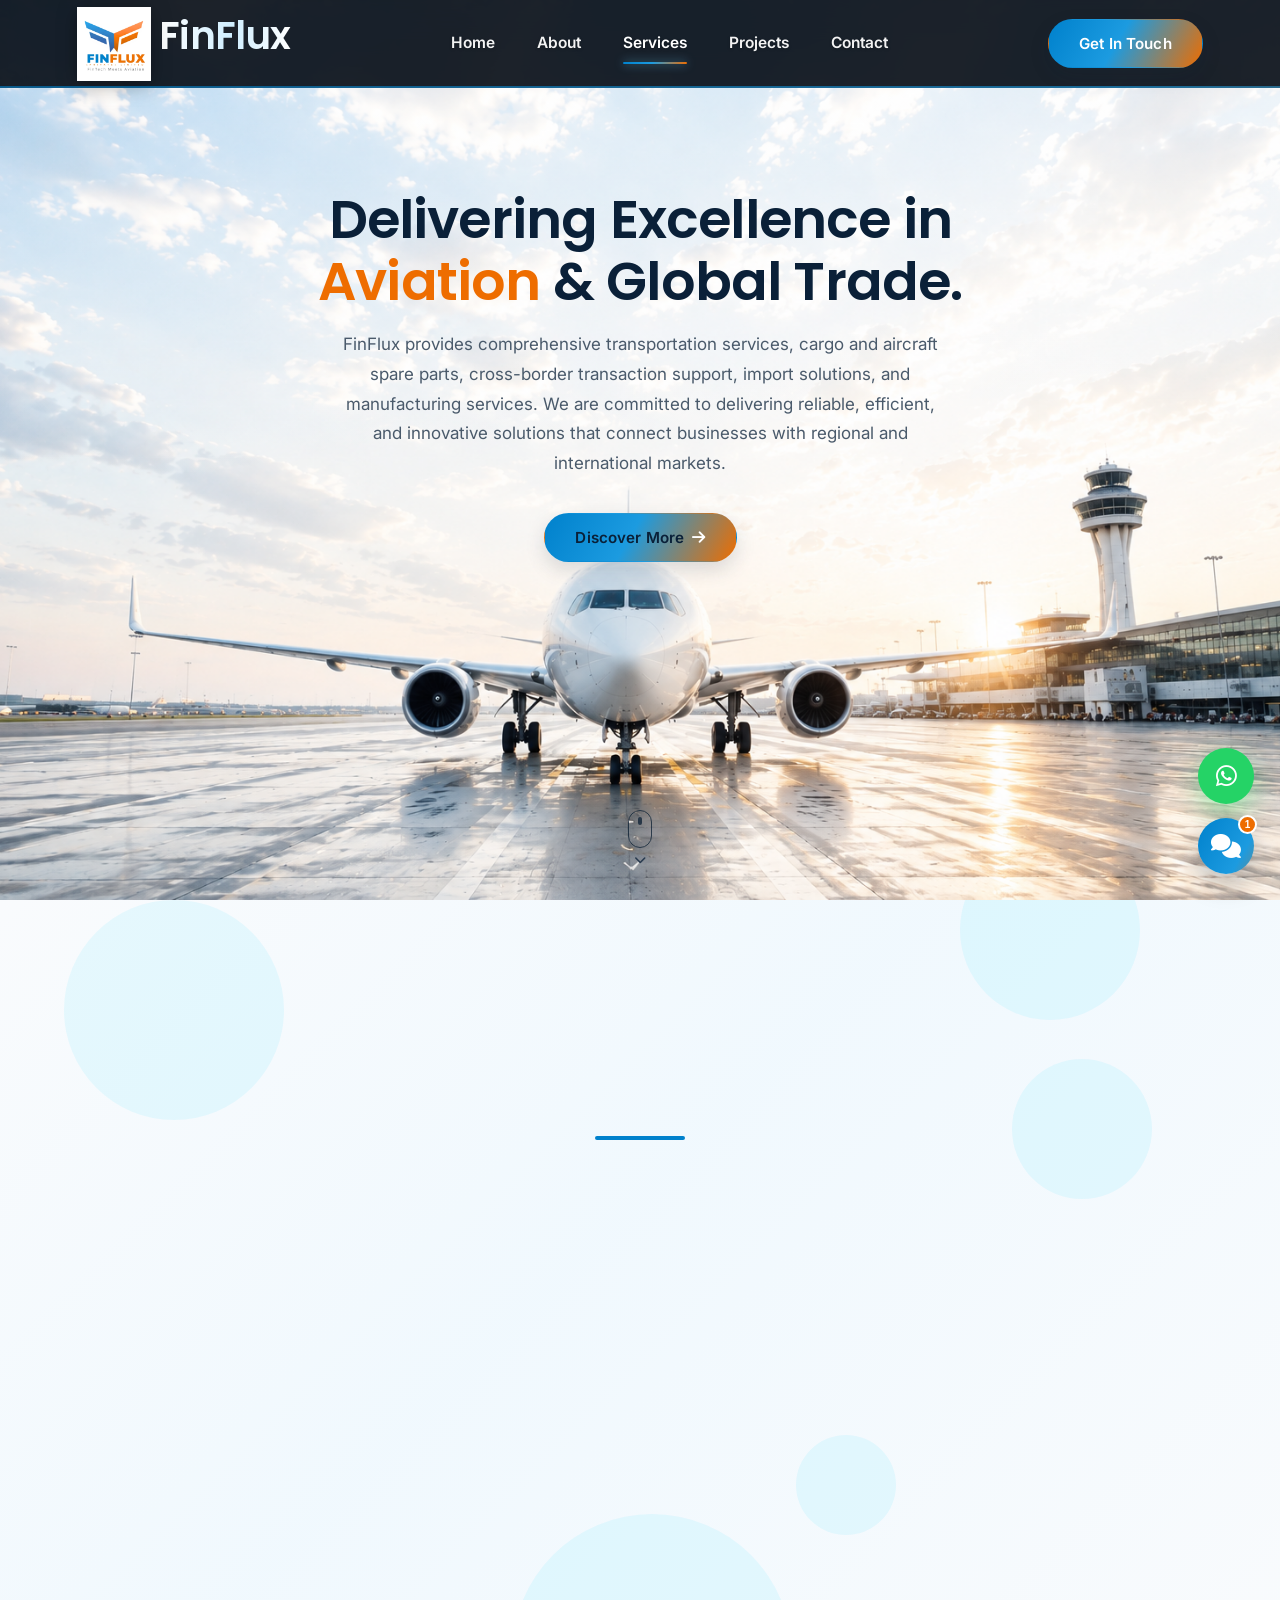
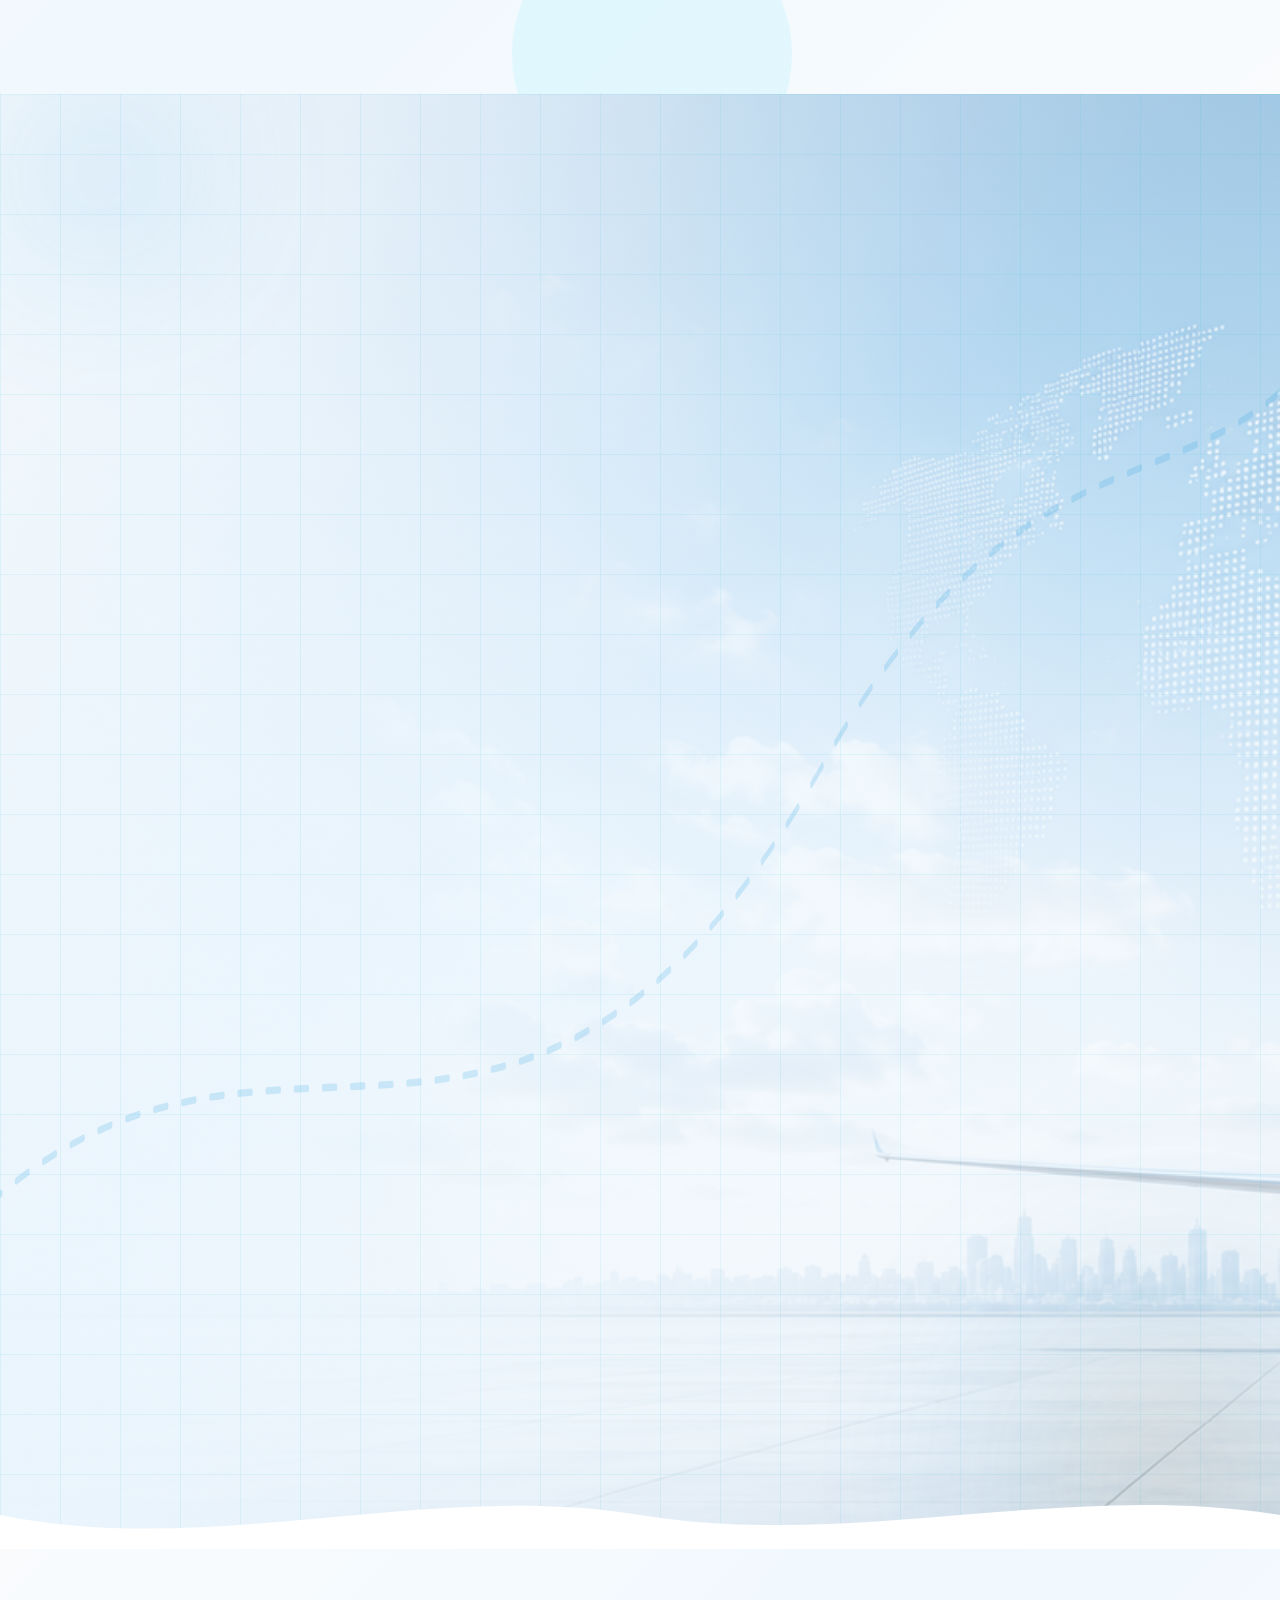
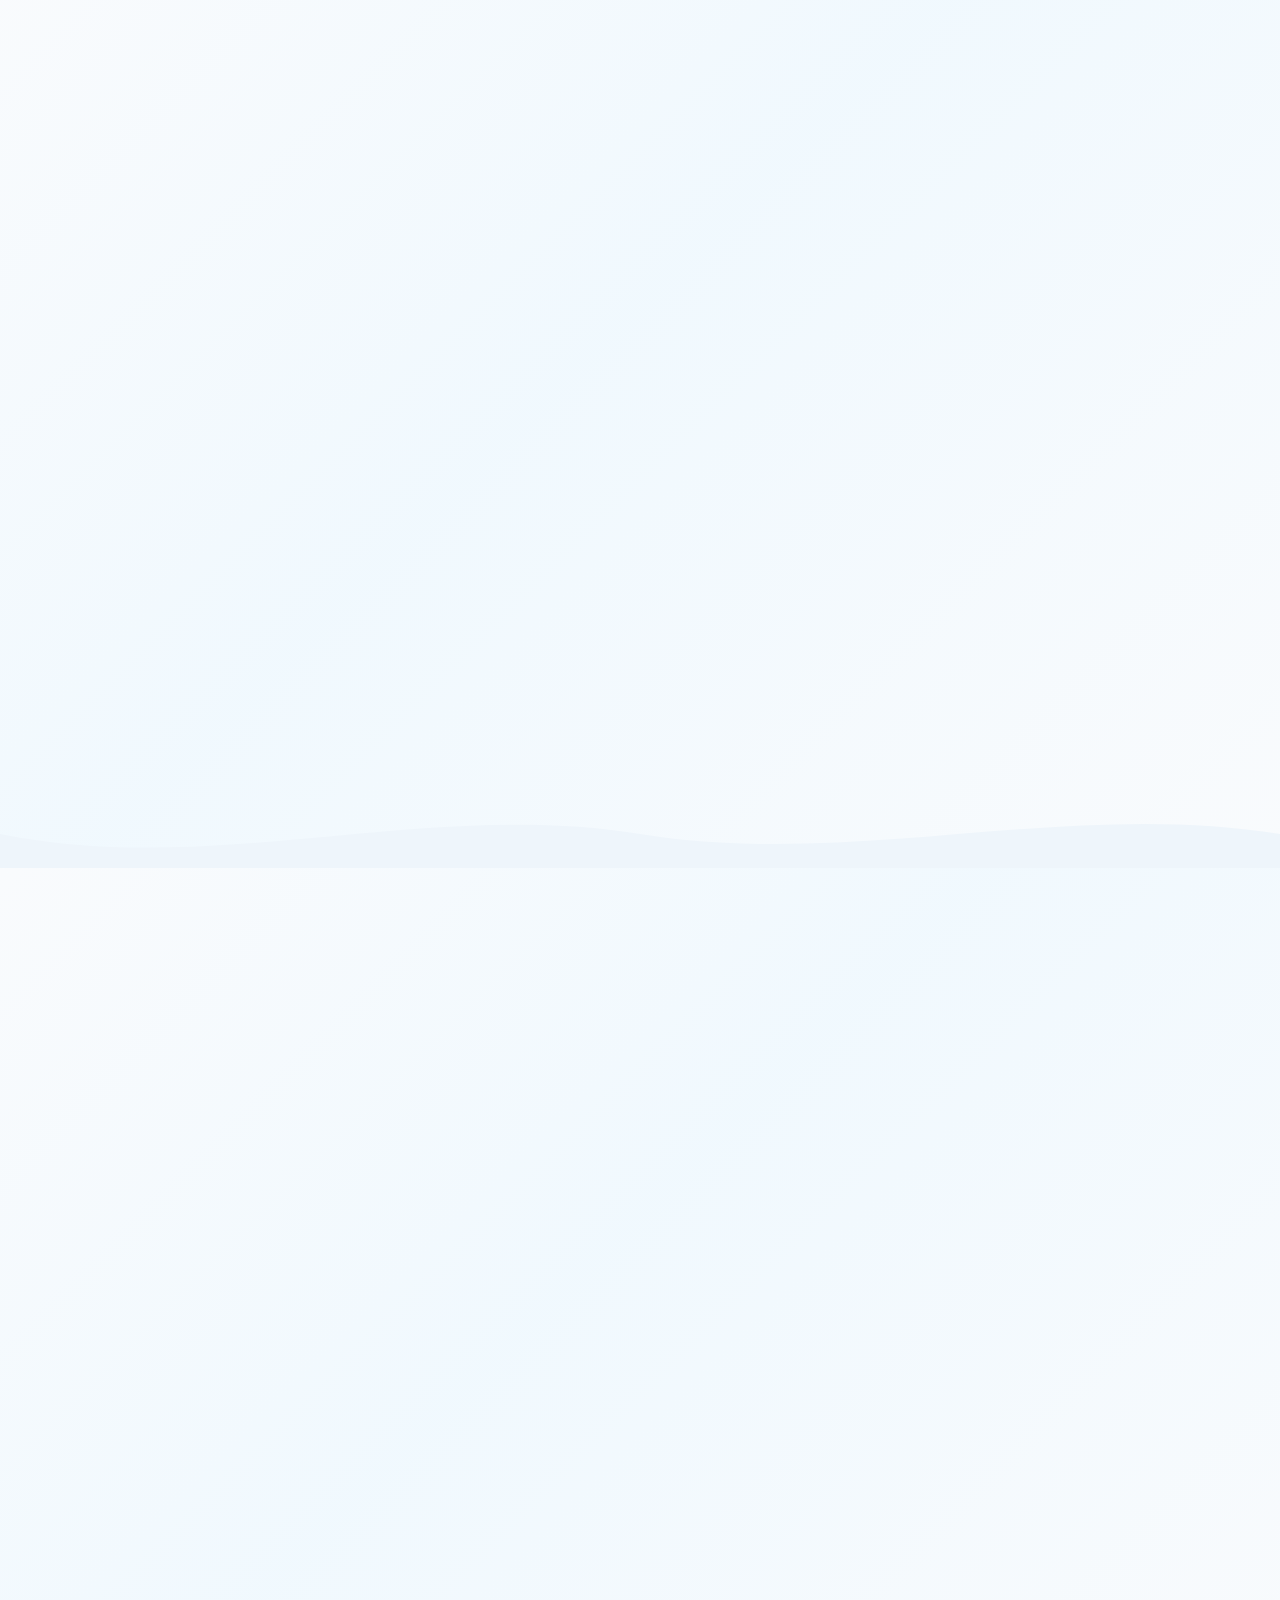
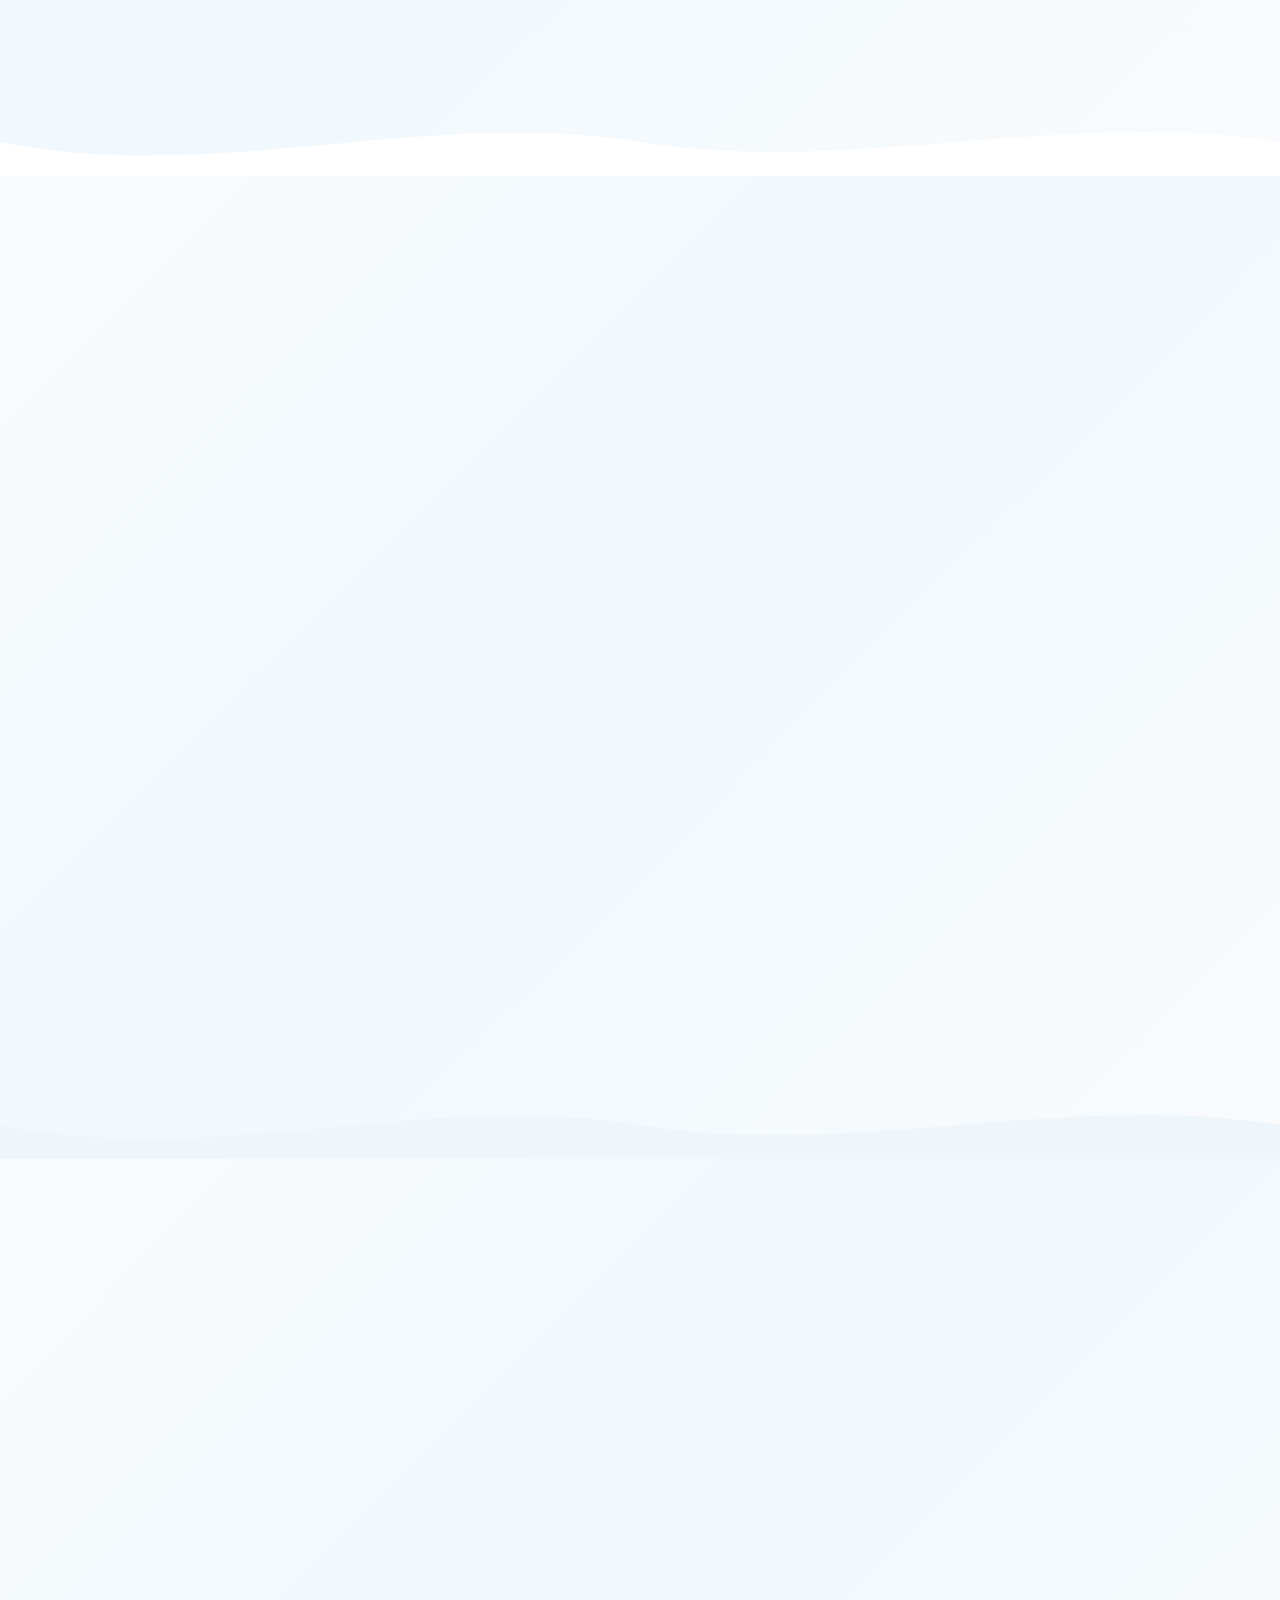
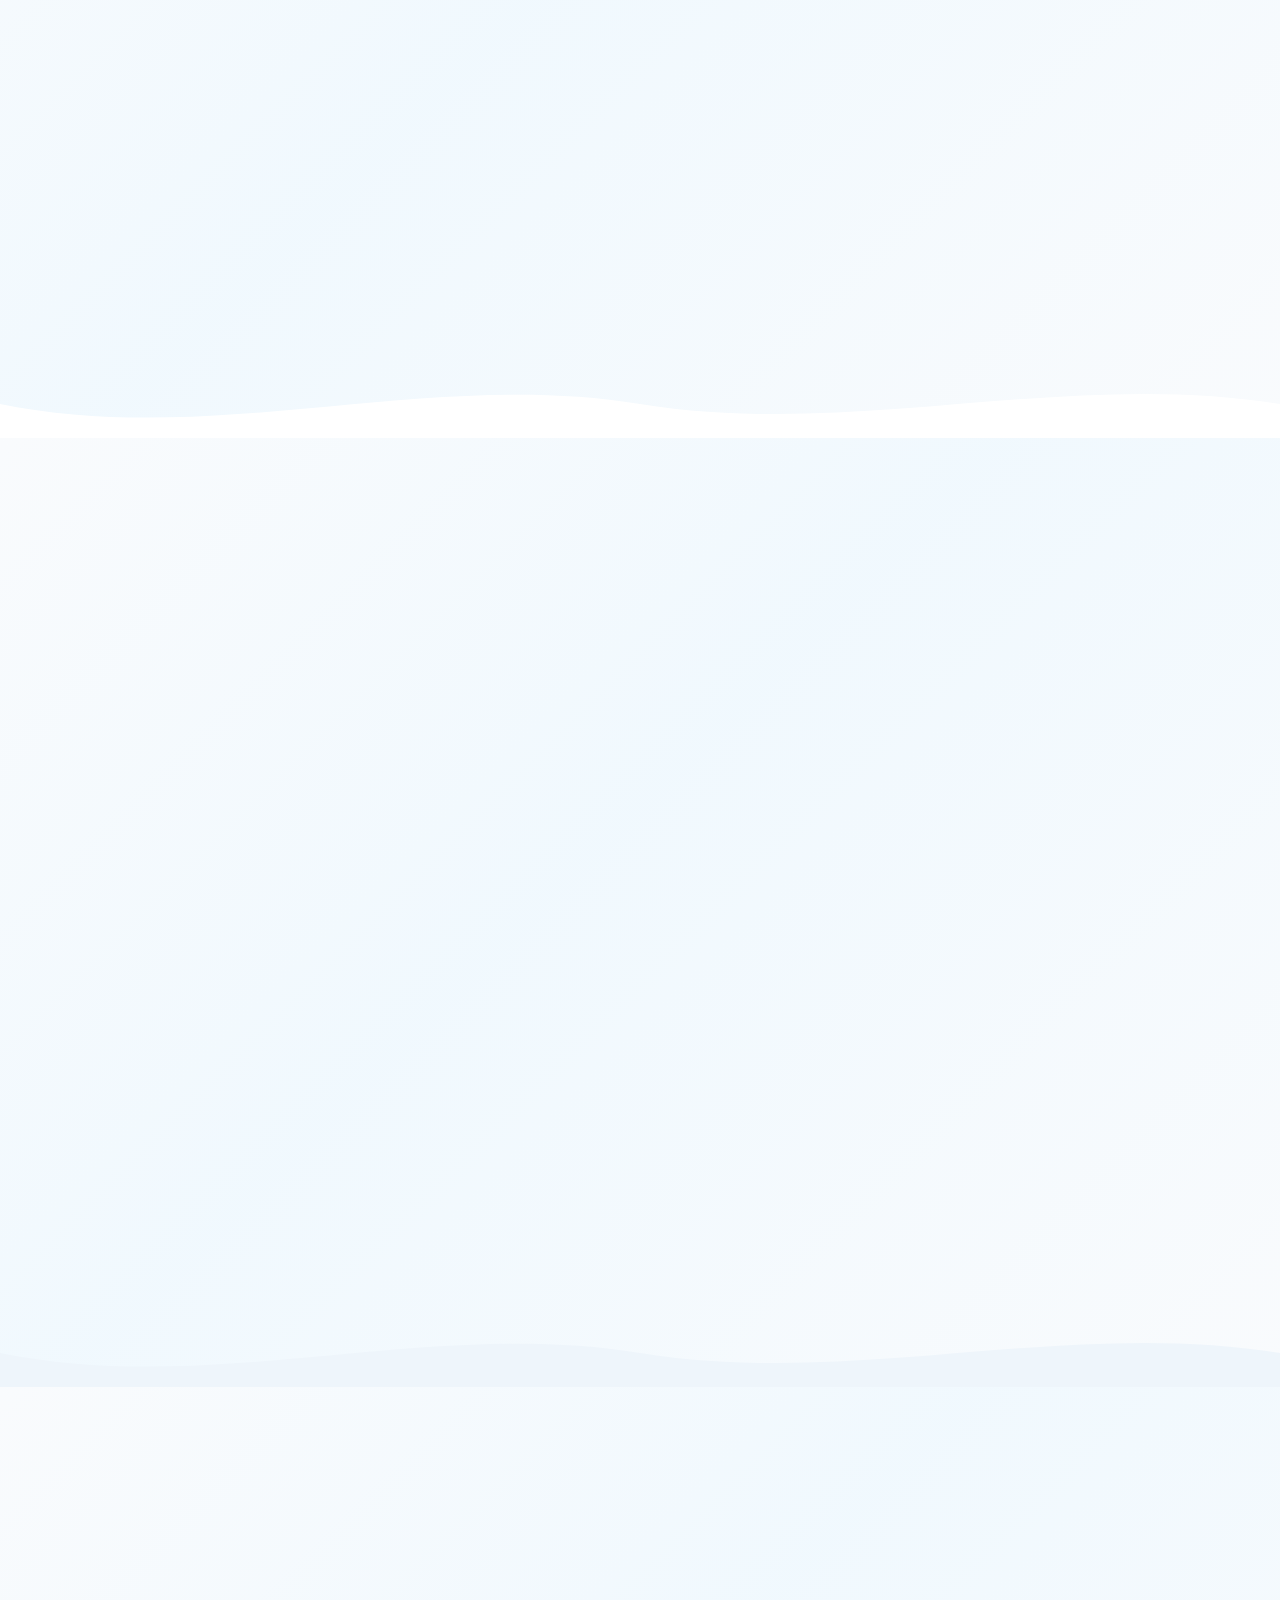
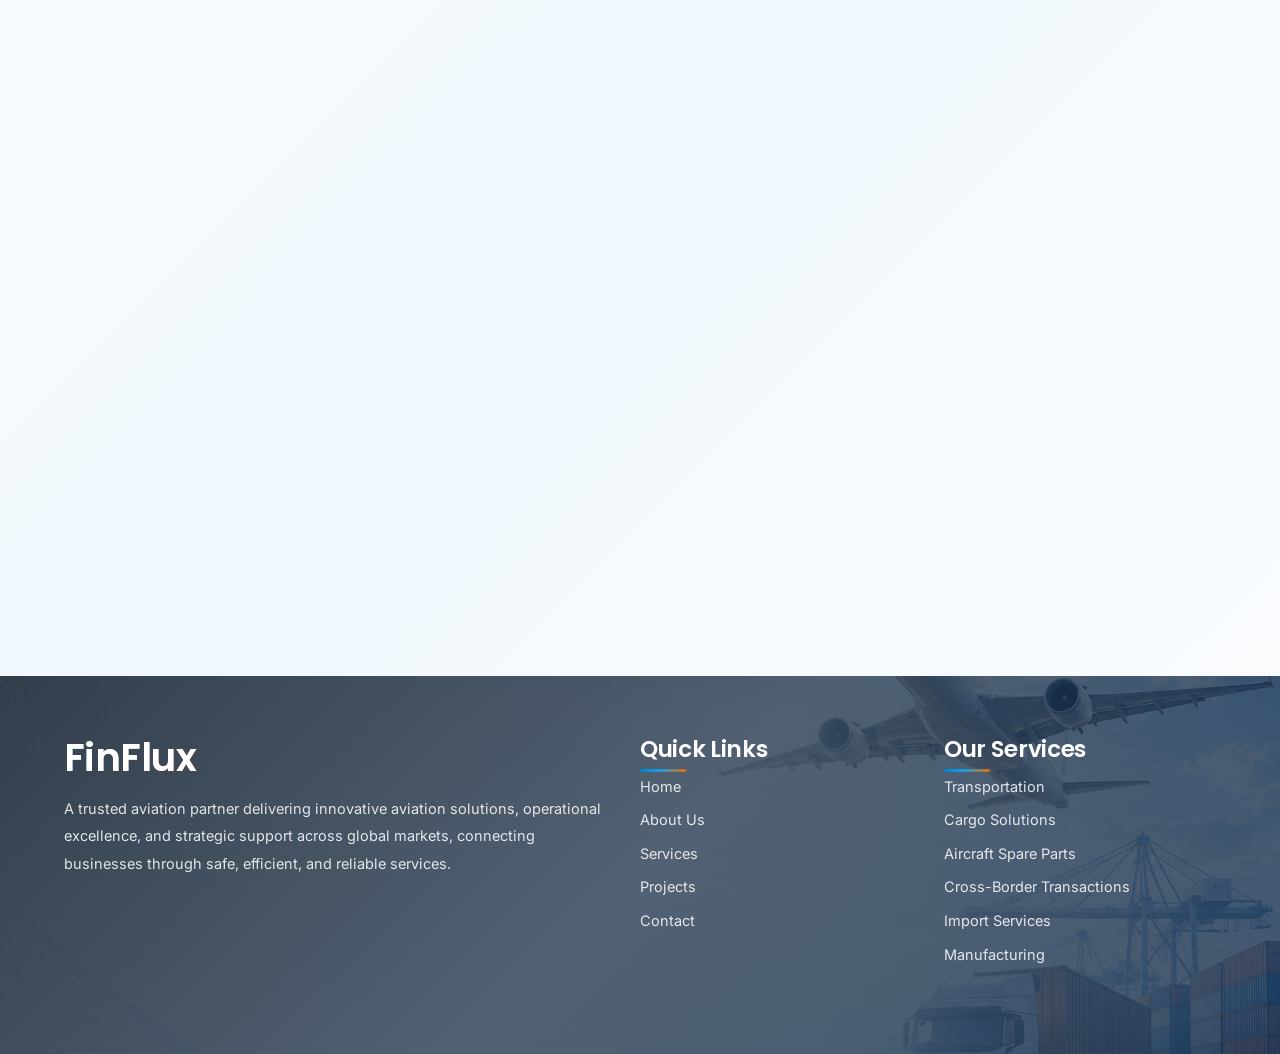
<file: service.html>
<!DOCTYPE html>
<html lang="en">

<head>
    <meta charset="UTF-8">
    <meta name="viewport" content="width=device-width, initial-scale=1.0">
    <title>Services | FinFlux </title>
    <meta name="description"
        content="FinFlux Group (Private) Limited — transportation, cargo solutions, aircraft spare parts, cross-border transactions, import services and manufacturing.">

    <!-- Brand typography: Poppins for display, Inter for body (clean modern sans-serif) -->
    <link rel="preconnect" href="https://fonts.googleapis.com">
    <link rel="preconnect" href="https://fonts.gstatic.com" crossorigin>
    <link
        href="https://fonts.googleapis.com/css2?family=Poppins:wght@300;400;500;600;700;800&family=Inter:wght@300;400;500;600;700&display=swap"
        rel="stylesheet">

    <link rel="stylesheet" href="https://cdnjs.cloudflare.com/ajax/libs/font-awesome/6.7.2/css/all.min.css">
    <link rel="stylesheet" href="design-tokens.css">
    <link rel="stylesheet" href="service.css">
    <link rel="stylesheet" href="hero.css">
    <link rel="stylesheet" href="intro.css">
    <link rel="stylesheet" href="global-consistency.css">
</head>

<body>

    <!-- ============ HEADER ============ -->
    <header class="header" id="siteHeader">

        <div class="logo">
            <img src="logo.jpeg" alt="FinFlux Group Logo">
            <h2>FinFlux </h2>
        </div>

        <nav class="navbar" id="navbar">
            <a href="index.html">Home</a>
            <a href="about.html">About</a>
            <a href="service.html" class="active-link">Services</a>
            <a href="project.html">Projects</a>
            <a href="contact.html">Contact</a>
        </nav>

        <div class="header-right">
            <a href="contact.html" class="btn"><span class="btn-slide" data-label="Get In Touch">Get In Touch</span></a>
            <div class="menu-toggle" id="menuToggle" aria-label="Toggle navigation menu">☰</div>
        </div>

    </header>

    <!-- ============ SERVICES HERO (shared hero component) ============ -->
    <section class="site-hero">

        <div class="site-hero-bg-wrap">
            <div class="hero-bg-slide slide-1"></div>
            <div class="hero-bg-slide slide-2"></div>
            <div class="hero-bg-slide slide-3"></div>
        </div>
        <div class="site-hero-overlay"></div>

        <div class="site-hero-content">

            <h1 data-reveal="up">Delivering Excellence in<br>
                <span class="text-orange">Aviation</span> & Global Trade.</h1>

            <div class="site-hero-underline" data-reveal="up"></div>

            <p data-reveal="up" class="stagger-1">
                FinFlux provides comprehensive transportation services,
                cargo and aircraft spare parts, cross-border transaction support,
                import solutions, and manufacturing services. We are committed to
                delivering reliable, efficient, and innovative solutions that
                connect businesses with regional and international markets.
            </p>

            <a href="#services-section" class="site-hero-btn stagger-2" data-reveal="up">
                <span class="btn-slide" data-label="Discover More">Discover More</span> <i class="fa-solid fa-arrow-right"></i>
            </a>

        </div>

        <div class="site-hero-wave" aria-hidden="true">
            <svg viewBox="0 0 1536 220" preserveAspectRatio="none" xmlns="http://www.w3.org/2000/svg">
                <path d="M0,150 C300,210 500,90 820,140 C1100,185 1300,110 1536,160" fill="none" stroke="rgba(0,129,204,0.18)" stroke-width="2"/>
                <path d="M0,180 C280,230 520,150 800,185 C1080,220 1320,150 1536,195" fill="none" stroke="rgba(238,109,0,0.35)" stroke-width="2"/>
                <path d="M0,205 C320,250 560,190 840,215 C1120,240 1340,190 1536,215" fill="none" stroke="rgba(0,129,204,0.12)" stroke-width="2"/>
            </svg>
        </div>

        <div class="site-hero-divider">
            <svg viewBox="0 0 1440 90" preserveAspectRatio="none" xmlns="http://www.w3.org/2000/svg">
                <path d="M0,90 L0,40 C240,90 480,0 720,20 C960,40 1200,90 1440,40 L1440,90 Z" fill="var(--bg)"></path>
            </svg>
        </div>

    </section>


    <section class="services-intro" id="services-section">

        
        <div class="svc-bg-overlay svc-bg-overlay--light"></div>

        <div class="bg-animation">

            <span></span>
            <span></span>
            <span></span>
            <span></span>
            <span></span>

        </div>

        <div class="services-intro-container">

            <span class="section-tag" data-reveal="up">SECTORS & SERVICES</span>

            <h2 data-reveal="up" class="stagger-1">FinFlux</h2>

            <div class="section-line"></div>

            <p data-reveal="up" class="stagger-2">
                FinFlux delivers reliable aviation and industrial solutions
                through transportation services, cargo and aircraft spare parts,
                cross-border transaction support, import solutions, and
                manufacturing services designed to meet the evolving needs of
                global businesses.
            </p>

            <p data-reveal="up" class="stagger-3">
                We work with airlines, logistics providers, manufacturers,
                suppliers, and international business partners to ensure smooth
                transportation, efficient supply chain operations, and seamless
                cross-border trade with a strong commitment to quality, safety,
                and operational excellence.
            </p>

            <p data-reveal="up" class="stagger-4">
                By combining industry expertise, modern technology, and trusted
                partnerships, FinFlux helps businesses improve operational
                efficiency, strengthen global connectivity, and achieve
                sustainable growth across aviation, logistics, and manufacturing
                industries.
            </p>

        </div>

    </section>


    <section class="services-categories">

        <div class="svc-bg-image" style="background-image:url('mission-bg.png');"></div>
        <div class="svc-bg-overlay svc-bg-overlay--light"></div>

        <div class="services-bg">

            <span></span>
            <span></span>
            <span></span>

        </div>

        <!-- Premium aviation/fintech ambient background — decorative only -->
        <div class="services-atmosphere" aria-hidden="true">
            <span class="svc-glow svc-glow-1"></span>
            <span class="svc-glow svc-glow-2"></span>

            <span class="svc-particle p1"></span>
            <span class="svc-particle p2"></span>
            <span class="svc-particle p3"></span>
            <span class="svc-particle p4"></span>
            <span class="svc-particle p5"></span>
            <span class="svc-particle p6"></span>

            <svg class="svc-route" viewBox="0 0 1000 400" preserveAspectRatio="none">
                <path d="M-50,320 C200,220 400,340 650,180 C820,80 950,120 1050,60" />
            </svg>
            <i class="fa-solid fa-plane svc-route-plane"></i>
        </div>

        <div class="section-title">

            <span data-reveal="up">OUR EXPERTISE</span>

            <h2 data-reveal="up" class="stagger-1">Aviation & Industrial Services</h2>

            <p data-reveal="up" class="stagger-2">
                Delivering reliable transportation, aviation products,
                cross-border trade, import solutions, and manufacturing
                services with a commitment to quality, efficiency, and
                operational excellence.
            </p>

        </div>

        <div class="category-grid">

            <!-- Card 1 -->
            <a href="#transportation" class="service-link" data-reveal="up">
                <div class="category-card">

                    <i class="fa-solid fa-plane-departure"></i>

                    <h3>Transportation Services</h3>

                    <ul>
                        <li>Air Transportation</li>
                        <li>Freight Transportation</li>
                        <li>Cargo Handling</li>
                        <li>Logistics Coordination</li>
                        <li>Supply Chain Support</li>
                        <li>Global Distribution</li>
                    </ul>

                </div>
            </a>
            <!-- Card 2 -->
            <a href="#cargo" class="service-link stagger-1" data-reveal="up">
                <div class="category-card">

                    <i class="fa-solid fa-boxes-packing"></i>

                    <h3>Cargo Solutions</h3>

                    <ul>
                        <li>Air Cargo Services</li>
                        <li>Warehouse Coordination</li>
                        <li>Shipment Tracking</li>
                        <li>International Freight</li>
                        <li>Secure Handling</li>
                        <li>Cargo Insurance Support</li>
                    </ul>

                </div>
            </a>
            <!-- Card 3 -->
            <a href="#spare-parts" class="service-link stagger-2" data-reveal="up">
                <div class="category-card">

                    <i class="fa-solid fa-gears"></i>

                    <h3>Aircraft Spare Parts</h3>

                    <ul>
                        <li>Certified Spare Parts</li>
                        <li>Aviation Equipment</li>
                        <li>Industrial Components</li>
                        <li>Genuine Product Supply</li>
                        <li>Trusted Global Sourcing</li>
                        <li>Quality Assurance</li>
                         <li>Critical Parts Sourcing</li>
                    </ul>

                </div>
            </a>
            <!-- Card 4 -->
            <a href="#cross-border" class="service-link stagger-3" data-reveal="up">
                <div class="category-card">

                    <i class="fa-solid fa-globe"></i>

                    <h3>Cross-Border Transactions</h3>

                    <ul>
                        <li>International Trade Support</li>
                        <li>Cross-Border Logistics</li>
                        <li>Customs Coordination</li>
                        <li>Trade Documentation</li>
                        <li>Global Business Operations</li>
                        <li>International Partnerships</li>
                    </ul>

                </div>
            </a>
            <!-- Card 5 -->
            <a href="#imports" class="service-link stagger-4" data-reveal="up">
                <div class="category-card">

                    <i class="fa-solid fa-ship"></i>

                    <h3>Import Services</h3>

                    <ul>
                        <li>Import Management</li>
                        <li>Custom Clearance</li>
                        <li>Supplier Coordination</li>
                        <li>International Procurement</li>
                        <li>Inventory Support</li>
                        <li>Supply Chain Solutions</li>
                    </ul>

                </div>
            </a>
            <!-- Card 6 -->
            <a href="#manufacturing" class="service-link" data-reveal="up">
                <div class="category-card">

                    <i class="fa-solid fa-industry"></i>

                    <h3>Manufacturing</h3>

                    <ul>
                        <li>Industrial Manufacturing</li>
                        <li>Precision Engineering</li>
                        <li>Component Production</li>
                        <li>Quality Control</li>
                        <li>Production Management</li>
                        <li>Process Optimization</li>
                    </ul>

                </div>
            </a>
        </div>


        <div class="section-wave" style="--wave-fill: #ffffff;" aria-hidden="true">
            <svg viewBox="0 0 1440 80" preserveAspectRatio="none" xmlns="http://www.w3.org/2000/svg">
                <path d="M0,40 C240,90 480,0 720,40 C960,80 1200,0 1440,40 L1440,80 L0,80 Z"/>
            </svg>
        </div>
    </section>


    <section class="service-detail-section" id="transportation">

        <div class="svc-bg-image" style="background-image:url('');"></div>
        <div class="svc-bg-overlay svc-bg-overlay--light"></div>

        <div class="service-detail-container">

            <!-- Left Content -->
            <div class="service-detail-content" data-reveal="up">

                <span class="service-tag">TRANSPORTATION SERVICES</span>

                <h2>Reliable Aviation Transportation Solutions</h2>

                <div class="service-line"></div>

                <p>
                    FinFlux provides reliable aviation transportation services
                    designed to support businesses with efficient logistics,
                    safe cargo movement, and dependable operational planning.
                    Our transportation network ensures smooth connectivity across
                    domestic and international markets.
                </p>

                <p>
                    Through strategic partnerships and advanced logistics
                    coordination, we help clients streamline transportation
                    processes, reduce transit time, and maintain the highest
                    standards of safety and operational efficiency.
                </p>

                <div class="service-features">

                    <div class="feature">
                        <i class="fa-solid fa-check"></i>
                        <span>Air Transportation</span>
                    </div>

                    <div class="feature">
                        <i class="fa-solid fa-check"></i>
                        <span>Freight Transportation</span>
                    </div>

                    <div class="feature">
                        <i class="fa-solid fa-check"></i>
                        <span>Cargo Handling</span>
                    </div>

                    <div class="feature">
                        <i class="fa-solid fa-check"></i>
                        <span>Logistics Coordination</span>
                    </div>

                    <div class="feature">
                        <i class="fa-solid fa-check"></i>
                        <span>Supply Chain Support</span>
                    </div>

                    <div class="feature">
                        <i class="fa-solid fa-check"></i>
                        <span>Global Distribution</span>
                    </div>

                </div>

                <a href="contact.html" class="service-btn">
                    <span class="btn-slide" data-label="Request Transportation Service">Request Transportation Service</span>
                </a>

            </div>

            <!-- Right Image -->

            <div class="service-detail-image" data-reveal="zoom">

                <img src="img20.jpg" alt="Transportation">

            </div>

        </div>


        <div class="section-wave" style="--wave-fill: var(--bg-alt);" aria-hidden="true">
            <svg viewBox="0 0 1440 80" preserveAspectRatio="none" xmlns="http://www.w3.org/2000/svg">
                <path d="M0,40 C240,90 480,0 720,40 C960,80 1200,0 1440,40 L1440,80 L0,80 Z"/>
            </svg>
        </div>
    </section>
    <section class="service-detail-section" id="cargo">

        <div class="svc-bg-image" style="background-image:url('');"></div>
        <div class="svc-bg-overlay svc-bg-overlay--light"></div>

        <div class="service-detail-container">

            <!-- Left Image -->

            <div class="service-detail-image" data-reveal="zoom">

                <img src="img21.jpg" alt="Cargo Solutions">

            </div>

            <!-- Right Content -->

            <div class="service-detail-content" data-reveal="up">

                <span class="service-tag">CARGO SOLUTIONS</span>

                <h2>Secure & Efficient Air Cargo Services</h2>

                <div class="service-line"></div>

                <p>
                    FinFlux delivers comprehensive air cargo solutions,
                    ensuring the secure transportation of goods across regional
                    and international destinations. Our experienced logistics
                    team focuses on reliability, speed, and operational excellence.
                </p>

                <p>
                    Whether handling commercial shipments or specialized cargo,
                    we provide end-to-end logistics support, advanced shipment
                    tracking, and efficient warehouse coordination to ensure
                    timely delivery and customer satisfaction.
                </p>

                <div class="service-features">

                    <div class="feature">
                        <i class="fa-solid fa-check"></i>
                        <span>Air Cargo Services</span>
                    </div>

                    <div class="feature">
                        <i class="fa-solid fa-check"></i>
                        <span>Freight Handling</span>
                    </div>

                    <div class="feature">
                        <i class="fa-solid fa-check"></i>
                        <span>Warehouse Coordination</span>
                    </div>

                    <div class="feature">
                        <i class="fa-solid fa-check"></i>
                        <span>Shipment Tracking</span>
                    </div>

                    <div class="feature">
                        <i class="fa-solid fa-check"></i>
                        <span>Secure Cargo Management</span>
                    </div>

                    <div class="feature">
                        <i class="fa-solid fa-check"></i>
                        <span>International Freight Solutions</span>
                    </div>

                </div>

                <a href="contact.html" class="service-btn">
                    <span class="btn-slide" data-label="Request Cargo Service">Request Cargo Service</span>
                </a>

            </div>

        </div>


        <div class="section-wave" style="--wave-fill: #ffffff;" aria-hidden="true">
            <svg viewBox="0 0 1440 80" preserveAspectRatio="none" xmlns="http://www.w3.org/2000/svg">
                <path d="M0,40 C240,90 480,0 720,40 C960,80 1200,0 1440,40 L1440,80 L0,80 Z"/>
            </svg>
        </div>
    </section>

    <section class="service-detail-section" id="spare-parts">

        <div class="svc-bg-image" style="background-image:url('');"></div>
        <div class="svc-bg-overlay svc-bg-overlay--light"></div>

        <div class="service-detail-container">

            <!-- Left Side -->

            <div class="service-detail-content" data-reveal="up">

                <span class="service-tag">AIRCRAFT SPARE PARTS</span>

                <h2>Certified Aircraft Components & Spare Parts Supply</h2>

                <div class="service-line"></div>

                <p>
                    FinFlux supplies certified aircraft spare parts and
                    aviation components that meet international quality and
                    safety standards. We help airlines, maintenance providers,
                    and aviation businesses source reliable products that
                    support safe and uninterrupted operations.
                </p>

                <p>
                    Through a trusted global supplier network, we ensure timely
                    procurement and delivery of genuine aircraft parts,
                    maintenance equipment, and aviation accessories.
                    Every product is selected to maximize performance,
                    reliability, and operational efficiency.
                </p>

                <div class="service-features">

                    <div class="feature">
                        <i class="fa-solid fa-check"></i>
                        <span>Certified Aircraft Spare Parts</span>
                    </div>

                    <div class="feature">
                        <i class="fa-solid fa-check"></i>
                        <span>Aircraft Components</span>
                    </div>

                    <div class="feature">
                        <i class="fa-solid fa-check"></i>
                        <span>Engine & Mechanical Parts</span>
                    </div>

                    <div class="feature">
                        <i class="fa-solid fa-check"></i>
                        <span>Maintenance Equipment</span>
                    </div>

                    <div class="feature">
                        <i class="fa-solid fa-check"></i>
                        <span>Global Parts Procurement</span>
                    </div>

                    <div class="feature">
                        <i class="fa-solid fa-check"></i>
                        <span>Worldwide Delivery</span>
                    </div>

                </div>

                <a href="contact.html" class="service-btn">
                    <span class="btn-slide" data-label="Request Product Information">Request Product Information</span>
                </a>

            </div>

            <!-- Right Side -->

            <div class="service-detail-image" data-reveal="zoom">

                <img src="img22.jpg" alt="Aircraft Spare Parts">

            </div>

        </div>


        <div class="section-wave" style="--wave-fill: var(--bg-alt);" aria-hidden="true">
            <svg viewBox="0 0 1440 80" preserveAspectRatio="none" xmlns="http://www.w3.org/2000/svg">
                <path d="M0,40 C240,90 480,0 720,40 C960,80 1200,0 1440,40 L1440,80 L0,80 Z"/>
            </svg>
        </div>
    </section>
    <section class="service-detail-section" id="cross-border">

        <div class="svc-bg-image" style="background-image:url('');"></div>
        <div class="svc-bg-overlay svc-bg-overlay--light"></div>

        <div class="service-detail-container">

            <!-- Left Side -->

            <div class="service-detail-image" data-reveal="zoom">

                <img src="img9.jpg" alt="Cross Border Transactions">

            </div>

            <!-- Right Side -->

            <div class="service-detail-content" data-reveal="up">

                <span class="service-tag">CROSS-BORDER TRANSACTIONS</span>

                <h2>Connecting Global Markets with Confidence</h2>

                <div class="service-line"></div>

                <p>
                    FinFlux facilitates smooth cross-border business
                    transactions by connecting international suppliers,
                    logistics partners, and customers through efficient
                    trade and transportation solutions.
                </p>

                <p>
                    Our experienced team ensures seamless coordination,
                    accurate documentation, and compliance with
                    international trade requirements, helping businesses
                    expand into global markets with confidence and
                    operational efficiency.
                </p>

                <div class="service-features">

                    <div class="feature">
                        <i class="fa-solid fa-check"></i>
                        <span>International Trade Support</span>
                    </div>

                    <div class="feature">
                        <i class="fa-solid fa-check"></i>
                        <span>Cross-Border Logistics</span>
                    </div>

                    <div class="feature">
                        <i class="fa-solid fa-check"></i>
                        <span>Trade Documentation</span>
                    </div>

                    <div class="feature">
                        <i class="fa-solid fa-check"></i>
                        <span>Customs Coordination</span>
                    </div>

                    <div class="feature">
                        <i class="fa-solid fa-check"></i>
                        <span>International Partnerships</span>
                    </div>

                    <div class="feature">
                        <i class="fa-solid fa-check"></i>
                        <span>Global Supply Chain Support</span>
                    </div>

                </div>

                <a href="contact.html" class="service-btn">
                    <span class="btn-slide" data-label="Connect With Us">Connect With Us</span>
                </a>

            </div>

        </div>


        <div class="section-wave" style="--wave-fill: #ffffff;" aria-hidden="true">
            <svg viewBox="0 0 1440 80" preserveAspectRatio="none" xmlns="http://www.w3.org/2000/svg">
                <path d="M0,40 C240,90 480,0 720,40 C960,80 1200,0 1440,40 L1440,80 L0,80 Z"/>
            </svg>
        </div>
    </section>
    <section class="service-detail-section" id="imports">

        <div class="svc-bg-image" style="background-image:url('');"></div>
        <div class="svc-bg-overlay svc-bg-overlay--light"></div>

        <div class="service-detail-container">

            <!-- Left Side -->

            <div class="service-detail-content" data-reveal="up">

                <span class="service-tag">IMPORT SERVICES</span>

                <h2>Global Import & Procurement Solutions</h2>

                <div class="service-line"></div>

                <p>
                    FinFlux offers reliable import services that simplify the
                    sourcing and transportation of aviation equipment, industrial
                    products, and specialized materials from international markets.
                    We ensure every shipment is managed with efficiency, accuracy,
                    and full compliance with global trade regulations.
                </p>

                <p>
                    From supplier coordination and customs documentation to freight
                    management and final delivery, our experienced team oversees the
                    complete import process. Our focus is to provide timely,
                    cost-effective, and dependable procurement solutions that
                    support business growth.
                </p>

                <div class="service-features">

                    <div class="feature">
                        <i class="fa-solid fa-check"></i>
                        <span>International Procurement</span>
                    </div>

                    <div class="feature">
                        <i class="fa-solid fa-check"></i>
                        <span>Import Management</span>
                    </div>

                    <div class="feature">
                        <i class="fa-solid fa-check"></i>
                        <span>Customs Documentation</span>
                    </div>

                    <div class="feature">
                        <i class="fa-solid fa-check"></i>
                        <span>Freight Coordination</span>
                    </div>

                    <div class="feature">
                        <i class="fa-solid fa-check"></i>
                        <span>Supplier Coordination</span>
                    </div>

                    <div class="feature">
                        <i class="fa-solid fa-check"></i>
                        <span>Timely Product Delivery</span>
                    </div>

                </div>

                <a href="contact.html" class="service-btn">
                    <span class="btn-slide" data-label="Request Import Services">Request Import Services</span>
                </a>

            </div>

            <!-- Right Side -->

            <div class="service-detail-image" data-reveal="zoom">

                <img src="img10.jpg" alt="Import Services">

            </div>

        </div>


        <div class="section-wave" style="--wave-fill: var(--bg-alt);" aria-hidden="true">
            <svg viewBox="0 0 1440 80" preserveAspectRatio="none" xmlns="http://www.w3.org/2000/svg">
                <path d="M0,40 C240,90 480,0 720,40 C960,80 1200,0 1440,40 L1440,80 L0,80 Z"/>
            </svg>
        </div>
    </section>
    <section class="service-detail-section" id="manufacturing">

        <div class="svc-bg-image" style="background-image:url('');"></div>
        <div class="svc-bg-overlay svc-bg-overlay--light"></div>

        <div class="service-detail-container">

            <!-- Left Side -->

            <div class="service-detail-image" data-reveal="zoom">

                <img src="img11.jpg" alt="Manufacturing">

            </div>

            <!-- Right Side -->

            <div class="service-detail-content" data-reveal="up">

                <span class="service-tag">MANUFACTURING</span>

                <h2>Precision Manufacturing for Aviation & Industry</h2>

                <div class="service-line"></div>

                <p>
                    FinFlux provides precision manufacturing solutions for
                    the aviation and industrial sectors. Using advanced production
                    techniques and strict quality standards, we manufacture
                    dependable components designed for performance, durability,
                    and operational excellence.
                </p>

                <p>
                    Our commitment to innovation and continuous improvement enables
                    us to deliver high-quality products that meet international
                    standards. From custom-engineered components to industrial
                    production, we provide manufacturing solutions tailored to
                    our clients' requirements.
                </p>

                <div class="service-features">

                    <div class="feature">
                        <i class="fa-solid fa-check"></i>
                        <span>Industrial Manufacturing</span>
                    </div>

                    <div class="feature">
                        <i class="fa-solid fa-check"></i>
                        <span>Precision Engineering</span>
                    </div>

                    <div class="feature">
                        <i class="fa-solid fa-check"></i>
                        <span>Component Production</span>
                    </div>

                    <div class="feature">
                        <i class="fa-solid fa-check"></i>
                        <span>Quality Control & Testing</span>
                    </div>

                    <div class="feature">
                        <i class="fa-solid fa-check"></i>
                        <span>Custom Manufacturing</span>
                    </div>

                    <div class="feature">
                        <i class="fa-solid fa-check"></i>
                        <span>Process Optimization</span>
                    </div>

                </div>

                <a href="contact.html" class="service-btn">
                    <span class="btn-slide" data-label="Learn More">Learn More</span>
                </a>

            </div>

        </div>

    </section>
    <!-- Global Aviation Network section moved to the home page (index.html) -->


    <!-- ================= FINFLUX SUPPORT WIDGET ================= -->
    <div class="ff-support" id="ffSupport">

        <!-- Chat Panel -->
        <div class="ff-chat-panel" id="chatBox">

            <div class="ff-chat-header">
                <div class="ff-chat-id">
                    <span class="ff-chat-avatar">
                        <img src="logo-icon.png" alt="FinFlux Group">
                    </span>
                    <div class="ff-chat-id-text">
                        <h3>FinFlux Assistant</h3>
                        <span class="ff-chat-status"><i class="ff-dot"></i>Online &bull; Aviation Support</span>
                    </div>
                </div>
                <button class="ff-chat-close" id="closeChat" aria-label="Close chat">
                    <i class="fa-solid fa-xmark"></i>
                </button>
            </div>

            <div class="ff-chat-body" id="chatBody">

                <div class="ff-msg ff-msg-bot">
                    <span class="ff-msg-avatar"><img src="logo-icon.png" alt=""></span>
                    <div class="ff-msg-bubble">
                        👋 Hello! Welcome to <b>FinFlux</b>.<br>
                        I'm your virtual aviation assistant. Ask me anything, or pick a question below.
                    </div>
                </div>

                <div class="ff-quick-faqs" id="quickFaqs">
                    <button class="ff-faq-chip">What services do you offer?</button>
                    <button class="ff-faq-chip">Transportation Services</button>
                    <button class="ff-faq-chip">Cargo Solutions</button>
                    <button class="ff-faq-chip">Aircraft Spare Parts</button>
                    <button class="ff-faq-chip">Cross-Border Transactions</button>
                    <button class="ff-faq-chip">Import Services</button>
                    <button class="ff-faq-chip">Manufacturing</button>
                    <button class="ff-faq-chip">Which countries do you serve?</button>
                    <button class="ff-faq-chip">How can I request a quotation?</button>
                    <button class="ff-faq-chip">How do I contact FinFlux?</button>
                    <button class="ff-faq-chip">Do you provide worldwide shipping?</button>
                    <button class="ff-faq-chip">Are your products certified?</button>
                    <button class="ff-faq-chip">What industries do you work with?</button>
                    <button class="ff-faq-chip">Can I customize my order?</button>
                    <button class="ff-faq-chip">How long does delivery take?</button>
                </div>

            </div>

            <div class="ff-chat-footer">
                <div class="ff-chat-inputbar">
                    <input type="text" id="chatInput" class="ff-chat-input" placeholder="Type your message..."
                        autocomplete="off">
                    <button id="sendMsgBtn" class="ff-send-btn" aria-label="Send message">
                        <i class="fa-solid fa-paper-plane"></i>
                    </button>
                </div>
                <button id="whatsappBtn" class="ff-whatsapp-cta">
                    <i class="fa-brands fa-whatsapp"></i> Continue on WhatsApp
                </button>
            </div>

        </div>

        <!-- Floating Buttons -->
        <div class="ff-support-buttons">
            <a href="https://wa.me/920000000000" class="ff-support-btn ff-whatsapp-btn" target="_blank"
                aria-label="Chat on WhatsApp">
                <i class="fa-brands fa-whatsapp"></i>
            </a>
            <button class="ff-support-btn ff-chat-btn" id="chatToggle" aria-label="Open FinFlux Assistant">
                <i class="fa-solid fa-comments" id="chatToggleIcon"></i>
                <span class="ff-chat-badge" id="chatBadge">1</span>
            </button>
        </div>

    </div>
    <!-- ================= END FINFLUX SUPPORT WIDGET ================= -->

    <script>
        /*=====================================
        FINFLUX SUPPORT WIDGET
        ======================================*/

        const chatToggle = document.getElementById("chatToggle");
        const chatToggleIcon = document.getElementById("chatToggleIcon");
        const chatBadge = document.getElementById("chatBadge");
        const chatBox = document.getElementById("chatBox");
        const closeChat = document.getElementById("closeChat");
        const chatBody = document.getElementById("chatBody");
        const chatInput = document.getElementById("chatInput");
        const sendMsgBtn = document.getElementById("sendMsgBtn");
        const questions = document.querySelectorAll(".ff-faq-chip");

        /*=========================
                OPEN / CLOSE CHAT
        =========================*/

        function openChat() {
            chatBox.classList.add("open");
            chatToggle.classList.add("chat-open");
            chatToggleIcon.classList.remove("fa-comments");
            chatToggleIcon.classList.add("fa-xmark");
            if (chatBadge) chatBadge.style.display = "none";
            setTimeout(() => chatInput && chatInput.focus(), 300);
        }

        function closeChatBox() {
            chatBox.classList.remove("open");
            chatToggle.classList.remove("chat-open");
            chatToggleIcon.classList.remove("fa-xmark");
            chatToggleIcon.classList.add("fa-comments");
        }

        chatToggle.onclick = () => {
            const isOpen = chatBox.classList.contains("open");
            isOpen ? closeChatBox() : openChat();
        };

        closeChat.onclick = closeChatBox;

        /*=========================
                FAQ ANSWERS
        =========================*/

        const replies = {

            "what services do you offer?":
                "FinFlux provides Transportation, Cargo Solutions, Aircraft Spare Parts, Cross-Border Transactions, Import Services and Manufacturing solutions for aviation and industrial sectors.",

            "transportation services":
                "Our transportation services provide reliable air logistics, freight movement, cargo coordination and efficient supply chain management.",

            "cargo solutions":
                "We provide secure air cargo services, warehouse coordination, shipment tracking and international freight management.",

            "aircraft spare parts":
                "We supply certified aircraft spare parts, aviation equipment and genuine components sourced from trusted global partners.",

            "cross-border transactions":
                "We help businesses manage international trade, logistics, documentation and customs coordination efficiently.",

            "import services":
                "Our import services include procurement, supplier coordination, customs documentation and global freight solutions.",

            "manufacturing":
                "We provide precision manufacturing solutions for aviation and industrial sectors with strict quality standards.",

            "which countries do you serve?":
                "We currently serve Pakistan, Saudi Arabia, United States and Canada while supporting international business partnerships.",

            "how can i request a quotation?":
                "You can request a quotation by filling out our Contact Form or chatting with our support team on WhatsApp.",

            "how do i contact finflux?":
                "You can contact us through our Contact page, Email, Phone or WhatsApp.",

            "do you provide worldwide shipping?":
                "Yes. We support worldwide logistics and international shipping depending on the product and destination.",

            "are your products certified?":
                "Yes. Our aviation products and spare parts are sourced according to international quality standards.",

            "what industries do you work with?":
                "We work with Aviation, Logistics, Manufacturing, Transportation and International Trade industries.",

            "can i customize my order?":
                "Yes. Depending on the product or service, customized solutions are available for business requirements.",

            "how long does delivery take?":
                "Delivery time depends on destination, customs clearance and product availability. Our team always aims for timely delivery."

        };

        /*=========================
            CREATE USER MESSAGE
        =========================*/

        function userMessage(text) {

            const div = document.createElement("div");
            div.className = "ff-msg ff-msg-user";
            div.innerHTML = `<div class="ff-msg-bubble">${text}</div>`;
            chatBody.appendChild(div);
            scrollBottom();

        }

        /*=========================
            CREATE BOT MESSAGE
        =========================*/

        function botMessage(text) {

            const div = document.createElement("div");
            div.className = "ff-msg ff-msg-bot";
            div.innerHTML = `<span class="ff-msg-avatar"><img src="logo-icon.png" alt=""></span><div class="ff-msg-bubble">${text}</div>`;
            chatBody.appendChild(div);
            scrollBottom();

        }

        /*=========================
            TYPING ANIMATION
        =========================*/

        function typing() {

            const div = document.createElement("div");
            div.className = "ff-msg ff-msg-bot";
            div.id = "typingIndicator";
            div.innerHTML = `<span class="ff-msg-avatar"><img src="logo-icon.png" alt=""></span>
                <div class="ff-msg-bubble ff-typing">
                    <span></span><span></span><span></span>
                </div>`;
            chatBody.appendChild(div);
            scrollBottom();

        }

        function removeTyping() {

            const el = document.getElementById("typingIndicator");
            if (el) el.remove();

        }

        /*=========================
            SCROLL
        =========================*/

        function scrollBottom() {

            chatBody.scrollTo({ top: chatBody.scrollHeight, behavior: "smooth" });

        }

        /*=========================
            RESPOND TO A QUESTION
        =========================*/

        function respondTo(question) {

            userMessage(question);
            typing();

            setTimeout(() => {

                removeTyping();
                const answer = replies[question.toLowerCase().trim()] ||
                    "Thanks for reaching out! For a detailed answer, please continue this chat on WhatsApp or use our Contact form and our team will assist you shortly.";
                botMessage(answer);

            }, 900 + Math.random() * 400);

        }

        /*=========================
            QUESTION CHIP CLICK
        =========================*/

        questions.forEach(button => {

            button.addEventListener("click", function () {
                respondTo(this.innerText);
            });

        });

        /*=========================
            TEXT INPUT SEND
        =========================*/

        function sendTypedMessage() {

            const text = chatInput.value.trim();
            if (!text) return;
            chatInput.value = "";
            respondTo(text);

        }

        sendMsgBtn.addEventListener("click", sendTypedMessage);

        chatInput.addEventListener("keydown", function (e) {
            if (e.key === "Enter") {
                e.preventDefault();
                sendTypedMessage();
            }
        });

        /*=========================
            WHATSAPP HANDOFF
        =========================*/

        const whatsappBtn = document.getElementById("whatsappBtn");

        whatsappBtn.addEventListener("click", function () {

            window.open(
                "https://wa.me/920000000000?text=Hello%20FinFlux%20Group.%20I%20need%20more%20information%20about%20your%20aviation%20services.",
                "_blank"
            );

        });
    </script>



    <!-- ============ FOOTER ============ -->


<footer class="footer">

        <div class="svc-bg-image" style="background-image:url('hero-bg-4.png');"></div>
        <div class="svc-bg-overlay svc-bg-overlay--navy"></div>

        <div class="footer-container">

            <!-- Company -->
            <div class="footer-col">
                <h2 class="footer-logo">FinFlux</h2>
                <p>
                    A trusted aviation partner delivering innovative aviation solutions, operational excellence, and
                    strategic support across global markets, connecting businesses through safe, efficient, and reliable
                    services.
                </p>
            </div>

            <!-- Quick Links -->
            <div class="footer-col">
                <h3>Quick Links</h3>
                <ul>
                    <li><a href="index.html">Home</a></li>
                    <li><a href="about.html">About Us</a></li>
                    <li><a href="service.html">Services</a></li>
                    <li><a href="project.html">Projects</a></li>
                    <li><a href="contact.html">Contact</a></li>
                </ul>
            </div>

            <!-- Services -->
            <div class="footer-col">
                <h3>Our Services</h3>
                <ul>
                    <li><a href="service.html#transportation">Transportation</a></li>
                    <li><a href="service.html#cargo">Cargo Solutions</a></li>
                    <li><a href="service.html#spare-parts">Aircraft Spare Parts</a></li>
                    <li><a href="service.html#cross-border">Cross-Border Transactions</a></li>
                    <li><a href="service.html#imports">Import Services</a></li>
                    <li><a href="service.html#manufacturing">Manufacturing</a></li>
                </ul>
            </div>

        </div>

        <div class="footer-bottom">
            <p>© 2026 FinFlux. All Rights Reserved.</p>
        </div>

    </footer>

    <!-- Fixed decorative flight-path scroll indicator -->
    <div class="flight-track" id="flightTrack" aria-hidden="true">
        <div class="rail"></div>
        <div class="plane-marker"><i class="fa-solid fa-location-arrow"></i></div>
    </div>

    <script src="index.js"></script>

    <script src="hero-bg-rotator.js"></script>
</body>

</html>
</file>
<file: design-tokens.css>
/* =========================================================================
   FINFLUX DESIGN SYSTEM — CENTRAL TOKENS
   Loaded FIRST on every page, before any page-specific stylesheet.
   This is the single source of truth for color, typography, spacing,
   radius, shadow and button dimensions. Change a value here and it
   updates across the entire site (every page CSS + global-consistency.css
   reference these custom properties instead of hardcoded values).

   NOTE: each page CSS file (index.css/about.css/service.css/project.css/
   contact.css) still carries its own legacy :root block with the same
   brand color values for backward compatibility — those values are
   identical to the ones below, so nothing conflicts. Any NEW token
   (spacing, radius, shadow, button sizing, icon sizing) lives ONLY here.
   ========================================================================= */

:root {
    /* ---------- Brand colors (source of truth) ---------- */
    --blue-700: #005b95;
    --blue-600: #0081cc;
    --blue-500: #1c9be0;
    --blue-400: #57b8ec;
    --blue-100: #e6f4fd;

    --orange-600: #cc5900;
    --orange-500: #ee6d00;
    --orange-400: #ff8f3d;
    --orange-100: #fff1e5;

    --navy-900: #061423;
    --navy-800: #0a2038;
    --navy-700: #0f2c4c;

    --ink: #0b1f33;
    --ink-soft: #4a5a6b;
    --ink-faint: #7c8a9a;

    --bg: #f6f9fc;
    --bg-alt: #eef5fb;
    --white: #ffffff;

    --border-soft: rgba(11, 32, 54, 0.08);
    --border-soft-2: rgba(11, 32, 54, 0.12);

    --brand-gradient: linear-gradient(120deg, var(--blue-600) 0%, var(--blue-500) 45%, var(--orange-500) 100%);
    --brand-gradient-soft: linear-gradient(135deg, rgba(0, 129, 204, 0.10), rgba(238, 109, 0, 0.10));

    /* ---------- Typography scale ---------- */
    --font-display: 'Poppins', 'Inter', sans-serif;
    --font-body: 'Inter', 'Poppins', sans-serif;

    --fs-label: 13.5px;      /* small eyebrow labels above headings */
    --ls-label: 0.22em;      /* letter-spacing for eyebrow labels */
    --fw-label: 700;

    --fs-h1: clamp(2.4rem, 4.2vw, 3.6rem);
    --fs-h2: clamp(1.9rem, 3vw, 2.6rem);
    --fs-h3: clamp(1.35rem, 1.8vw, 1.7rem);
    --fs-h4: clamp(1.05rem, 1.3vw, 1.2rem);

    /* ---------- Spacing scale ---------- */
    --space-2xs: 4px;
    --space-xs: 8px;
    --space-sm: 12px;
    --space-md: 20px;
    --space-lg: 32px;
    --space-xl: 56px;
    --space-2xl: 90px;

    /* ---------- Radius scale ---------- */
    --radius-sm: 12px;
    --radius-md: 18px;
    --radius-lg: 28px;
    --radius-pill: 999px;
    --radius-circle: 50%;

    /* ---------- Shadow scale ---------- */
    --shadow-sm: 0 6px 16px rgba(11, 32, 54, 0.10);
    --shadow-md: 0 10px 24px rgba(11, 32, 54, 0.14);
    --shadow-lg: 0 20px 42px rgba(10, 32, 56, 0.22);
    --shadow-brand: 0 10px 22px rgba(0, 129, 204, 0.25);

    /* ---------- Button system ---------- */
    --btn-padding-y: 0.85rem;
    --btn-padding-x: 1.9rem;
    --btn-radius: var(--radius-pill);
    --btn-font-size: 0.95rem;
    --btn-font-weight: 600;
    --btn-letter-spacing: 0.01em;
    --btn-bg: var(--brand-gradient);
    --btn-color: #ffffff;
    --btn-shadow: 0 8px 20px rgba(11, 32, 54, 0.14);
    --btn-shadow-hover: 0 12px 26px rgba(11, 32, 54, 0.22);
    --btn-slide-duration: 0.4s;

    /* ---------- Icon badge system (Our Journey icon = reference) ---------- */
    --icon-size: 64px;
    --icon-bg: var(--white);
    --icon-border: 2px solid var(--orange-500);
    --icon-color: var(--blue-700);
    --icon-font-size: 24px;

    /* ---------- Motion ---------- */
    --ease: cubic-bezier(.22, 1, .36, 1);
    --dur: .6s;

    /* ---------- Layout ---------- */
    --header-h: 88px;
    --container: 1360px;
}
</file>
<file: about.css>
/* =====================================================================
   FINFLUX GROUP — ABOUT PAGE STYLES
   Shares design tokens, header, footer, reveal-engine, and floating
   elements with index.css so every page speaks the same visual language.
   ===================================================================== */
/* =====================================================================
   FINFLUX GROUP — HOME PAGE STYLES
   A light, premium aviation identity built from the FinFlux logo palette:
   signal blue (#0081cc) + horizon orange (#ee6d00) on soft, airy neutrals.
   ===================================================================== */

/* -----------------------------
   1. DESIGN TOKENS
------------------------------ */
:root {
    /* Brand colors — sampled directly from the FinFlux logo */
    --blue-700: #005b95;
    --blue-600: #0081cc;
    --blue-500: #1c9be0;
    --blue-100: #e6f4fd;

    --orange-600: #cc5900;
    --orange-500: #ee6d00;
    --orange-400: #ff8f3d;
    --orange-100: #fff1e5;

    --navy-900: #061423;
    --navy-800: #0a2038;
    --navy-700: #0f2c4c;

    --ink: #0b1f33;
    --ink-soft: #4a5a6b;
    --ink-faint: #7c8a9a;

    --bg: #f6f9fc;
    --bg-alt: #eef5fb;
    --white: #ffffff;

    --border-soft: rgba(11, 32, 54, 0.08);
    --border-soft-2: rgba(11, 32, 54, 0.12);

    /* Signature gradient — echoes the split-wing blue/orange logo mark */
    --brand-gradient: linear-gradient(120deg, var(--blue-600) 0%, var(--blue-500) 45%, var(--orange-500) 100%);
    --brand-gradient-soft: linear-gradient(135deg, rgba(0, 129, 204, 0.10), rgba(238, 109, 0, 0.10));

    /* Typography */
    --font-display: 'Poppins', 'Inter', sans-serif;
    --font-body: 'Inter', 'Poppins', sans-serif;

    /* Motion */
    --ease: cubic-bezier(.22, 1, .36, 1);
    --dur: .6s;

    /* Layout */
    --header-h: 88px;
    --container: 1360px;
}

/* -----------------------------
   2. RESET & BASE
------------------------------ */
* {
    margin: 0;
    padding: 0;
    box-sizing: border-box;
}

html {
    scroll-behavior: smooth;
    scroll-padding-top: var(--header-h);
    overflow-x: hidden;
    width: 100%;
}

body {
    font-family: var(--font-body);
    color: var(--ink);
    background: var(--white);
    line-height: 1.6;
    -webkit-font-smoothing: antialiased;
    overflow-x: hidden;
}

img {
    max-width: 100%;
    display: block;
}

a {
    font-family: inherit;
}

h1,
h2,
h3,
h4 {
    font-family: var(--font-display);
    letter-spacing: -.01em;
}

::selection {
    background: var(--blue-600);
    color: #fff;
}

/* Respect reduced motion preference */
@media (prefers-reduced-motion: reduce) {
    html {
        scroll-behavior: auto;
    }

    *,
    *::before,
    *::after {
        animation-duration: .001ms !important;
        animation-iteration-count: 1 !important;
        transition-duration: .001ms !important;
        scroll-behavior: auto !important;
    }
}

/* -----------------------------
   3. SCROLL-REVEAL ENGINE
   Elements start hidden/offset via [data-reveal], and gain
   .is-visible when they cross the viewport (see index.js).
   Because the class is removed on exit, animations replay
   every time an element re-enters — scrolling down OR up.
------------------------------ */
[data-reveal] {
    opacity: 0;
    transition: opacity var(--dur) var(--ease), transform var(--dur) var(--ease);
    will-change: transform, opacity;
}

[data-reveal="up"] {
    transform: translateY(42px);
}

[data-reveal="down"] {
    transform: translateY(-42px);
}

[data-reveal="left"] {
    transform: translateX(-56px);
}

[data-reveal="right"] {
    transform: translateX(56px);
}

[data-reveal="zoom"] {
    transform: scale(.92);
}

[data-reveal="fade"] {
    transform: none;
}

[data-reveal].is-visible {
    opacity: 1;
    transform: translate(0, 0) scale(1);
}

/* -----------------------------
   4. HEADER / NAVIGATION
------------------------------ */
.header {
    width: 100%;
    height: var(--header-h);
    display: flex;
    align-items: center;
    justify-content: space-between;
    padding: 0 6%;
    background: rgba(6, 20, 35, 0.55);
    backdrop-filter: blur(16px) saturate(140%);
    -webkit-backdrop-filter: blur(16px) saturate(140%);
    border-bottom: 1px solid rgba(255, 255, 255, 0.08);
    position: fixed;
    top: 0;
    left: 0;
    z-index: 1000;
    transition: background .4s var(--ease), height .4s var(--ease), box-shadow .4s var(--ease);
}

.header.scrolled {
    background: rgba(6, 15, 27, 0.92);
    height: 74px;
    box-shadow: 0 10px 30px rgba(0, 0, 0, .25);
}

.logo {
    display: flex;
    align-items: center;
    gap: 8px;
}

.logo img {
    width: 68px;
    height: auto;
    object-fit: contain;
    filter: drop-shadow(0 4px 10px rgba(0, 0, 0, .35));
    transition: transform .4s var(--ease), height .4s var(--ease);
}

.header.scrolled .logo img {
    width: 58px;
}

.logo h2 {
    color: #fff;
    font-size: 13px;
    font-weight: 600;
    letter-spacing: -.02em;
    white-space: nowrap;
}

.navbar {
    display: flex;
    align-items: center;
    gap: 42px;
}

.navbar a {
    position: relative;
    color: rgba(255, 255, 255, 0.88);
    text-decoration: none;
    font-size: 15.5px;
    font-weight: 500;
    padding: 6px 0;
    transition: color .3s;
}

.navbar a::after {
    content: "";
    position: absolute;
    left: 0;
    bottom: -2px;
    width: 0%;
    height: 2px;
    background: var(--brand-gradient);
    border-radius: 2px;
    transition: width .35s var(--ease);
}

.navbar a:hover,
.navbar a.active-link {
    color: #fff;
}

.navbar a:hover::after,
.navbar a.active-link::after {
    width: 100%;
}

.header-right {
    display: flex;
    align-items: center;
    gap: 26px;
}

.btn {
    position: relative;
    padding: 12px 28px;
    text-decoration: none;
    color: #fff;
    background: var(--brand-gradient);
    background-size: 200% auto;
    border-radius: 40px;
    font-weight: 600;
    font-size: 14.5px;
    letter-spacing: .01em;
    transition: background-position .5s var(--ease), transform .3s var(--ease), box-shadow .3s var(--ease);
    box-shadow: 0 8px 20px rgba(0, 129, 204, .3);
}

.btn:hover {
    background-position: right center;
    transform: translateY(-3px);
    box-shadow: 0 14px 28px rgba(238, 109, 0, .35);
}

.menu-toggle {
    display: none;
    color: #fff;
    font-size: 30px;
    cursor: pointer;
    line-height: 1;
}

@media(max-width:992px) {
    .navbar {
        position: absolute;
        top: var(--header-h);
        left: 0;
        width: 100%;
        background: rgba(6, 15, 27, 0.98);
        backdrop-filter: blur(14px);
        flex-direction: column;
        gap: 22px;
        padding: 30px 0;
        max-height: 0;
        overflow: hidden;
        opacity: 0;
        transition: max-height .45s var(--ease), opacity .35s var(--ease), padding .45s var(--ease);
    }

    .navbar.active {
        max-height: 500px;
        opacity: 1;
    }

    .menu-toggle {
        display: block;
    }

    .btn {
        display: none;
    }
}

@media(max-width:768px) {
    .logo h2 {
        font-size: 11px;
    }

    .logo img {
        width: 52px;
    }

    .header.scrolled .logo img {
        width: 46px;
    }
}

@media(max-width:420px) {
    .logo h2 {
        display: none;
    }
}

/* ============ ABOUT PAGE — hero now lives in shared hero.css (.site-hero*) ============ */

/* our history*/
      SHARED SECTION TAG
=========================*/

.history-tag {
    color: var(--blue-600);
    font-size: 15px;
    font-weight: 600;
    letter-spacing: 3px;
    text-transform: uppercase;
}

.history-line {
    width: 90px;
    height: 4px;
    background: var(--blue-600);
    border-radius: 20px;
    margin-bottom: 30px;
}

/*=========================
      OUR JOURNEY (carousel)
=========================*/

.journey-section {
    position: relative;
    padding: 120px 8%;
    background-image: url("journey-bg.png");
    background-size: cover;
    background-position: center;
    background-repeat: no-repeat;
    overflow: hidden;
}

.journey-container {
    position: relative;
    z-index: 1;
    max-width: 1360px;
    margin: auto;
}

.journey-intro {
    max-width: 640px;
}

.journey-dash {
    width: 46px;
    height: 3px;
    background: var(--orange-500);
    border-radius: 20px;
    margin-bottom: 18px;
}

.journey-intro h2 {
    font-size: 52px;
    font-weight: 800;
    color: var(--navy-800);
    letter-spacing: 1px;
    line-height: 1.1;
    margin-bottom: 14px;
}

.journey-intro h2 .text-orange {
    color: var(--orange-500);
}

.journey-tagline {
    font-size: 20px;
    color: var(--navy-700);
    margin-bottom: 18px;
    font-weight: 500;
}

.journey-desc {
    color: var(--ink-soft);
    font-size: 16px;
    line-height: 1.85;
    max-width: 560px;
}

/* Carousel */
.journey-carousel {
    margin-top: 60px;
}

.journey-viewport {
    overflow: hidden;
    width: 100%;
}

.journey-track {
    display: flex;
    gap: 24px;
    transition: transform .55s var(--ease);
}

.journey-card {
    flex: 0 0 calc((100% - 48px) / 3);
    background: var(--white);
    border-radius: 18px;
    padding: 40px 28px 34px;
    box-shadow: 0 18px 45px rgba(11, 32, 54, .1);
    text-align: center;
}

.journey-icon {
    width: 78px;
    height: 78px;
    margin: 0 auto 18px;
    border-radius: 50%;
    display: flex;
    align-items: center;
    justify-content: center;
    border: 2px solid var(--orange-500);
    background: var(--white);
    color: var(--blue-700);
    font-size: 26px;
}

.journey-num {
    display: block;
    color: var(--orange-500);
    font-weight: 800;
    font-size: 20px;
    margin-bottom: 2px;
}

.journey-card h3 {
    color: var(--navy-800);
    font-size: 17px;
    font-weight: 800;
    letter-spacing: .3px;
    margin-bottom: 18px;
    padding-bottom: 14px;
    border-bottom: 2px solid var(--orange-500);
    display: inline-block;
}

.journey-card p {
    color: var(--ink-soft);
    font-size: 15px;
    line-height: 1.8;
}

/* Nav controls */
.journey-nav {
    display: flex;
    align-items: center;
    justify-content: center;
    gap: 22px;
    margin-top: 46px;
}

.journey-arrow {
    width: 52px;
    height: 52px;
    border-radius: 50%;
    border: none;
    background: var(--white);
    color: var(--navy-800);
    font-size: 16px;
    display: flex;
    align-items: center;
    justify-content: center;
    cursor: pointer;
    box-shadow: 0 10px 26px rgba(11, 32, 54, .12);
    transition: background .3s var(--ease), color .3s var(--ease), transform .3s var(--ease);
}

.journey-arrow:hover {
    background: var(--orange-500);
    color: var(--white);
    transform: translateY(-2px);
}

.journey-dots {
    display: flex;
    align-items: center;
    gap: 12px;
}

.journey-dot {
    width: 11px;
    height: 11px;
    border-radius: 50%;
    background: var(--border-soft-2);
    cursor: pointer;
    transition: background .3s var(--ease), transform .3s var(--ease);
}

.journey-dot.active {
    background: var(--orange-500);
    transform: scale(1.15);
}

/* Responsive */
@media (max-width: 1100px) {
    .journey-card {
        flex: 0 0 calc((100% - 24px) / 2);
    }
}

@media (max-width: 720px) {
    .journey-intro h2 {
        font-size: 38px;
    }

    .journey-card {
        flex: 0 0 100%;
    }

    .journey-section {
        padding: 90px 6%;
    }

    .journey-carousel {
        margin-top: 40px;
    }
}


/* our values*/
/*=========================
      OUR VALUES (simple, premium)
=========================*/

.values-section {
    position: relative;
    padding: 130px 8% 110px;
    background: var(--white);
    overflow: hidden;
}

.values-bg {
    position: absolute;
    inset: 0;
    width: 100%;
    height: 100%;
    z-index: 0;
    pointer-events: none;
}

.values-bg img {
    width: 100%;
    height: 100%;
    object-fit: cover;
    object-position: center;
}

.values-bg::before {
    content: "";
    position: absolute;
    inset: 0;
    background: linear-gradient(100deg,
            rgba(255, 255, 255, 0.96) 0%,
            rgba(255, 255, 255, 0.9) 24%,
            rgba(255, 255, 255, 0.6) 44%,
            rgba(255, 255, 255, 0.3) 64%,
            rgba(255, 255, 255, 0.16) 100%);
}

.values-bg::after {
    content: "";
    position: absolute;
    inset: 0;
    background: linear-gradient(180deg, rgba(255, 255, 255, 0) 0%, rgba(255, 255, 255, 0) 55%, rgba(255, 255, 255, 0.55) 82%, var(--white) 100%);
}

.values-heading,
.values-grid,
.values-footer {
    position: relative;
    z-index: 1;
    max-width: 1320px;
    margin-left: auto;
    margin-right: auto;
}

.values-heading {
    max-width: 680px;
    margin: 0 auto 60px;
    text-align: center;
}

.values-heading span {
    display: inline-block;
    color: var(--blue-600);
    font-size: 13px;
    font-weight: 700;
    letter-spacing: 0.22em;
    text-transform: uppercase;
    margin-bottom: 10px;
    padding-bottom: 10px;
    border-bottom: 2px solid var(--blue-600);
}

.values-heading h2 {
    font-size: 44px;
    line-height: 1.18;
    color: var(--navy-800);
    font-weight: 800;
    margin: 16px 0 18px;
}

.values-heading h2 .text-blue {
    color: var(--blue-600);
}

.values-heading p {
    color: var(--ink-soft);
    font-size: 16px;
    line-height: 1.8;
    max-width: 560px;
    margin: 0 auto;
}

/* Cards row */
.values-grid {
    display: grid;
    grid-template-columns: repeat(4, 1fr);
    gap: 26px;
    margin-bottom: 46px;
}

.value-card {
    position: relative;
    height: 340px;
    perspective: 1600px;
}

.value-card-inner {
    position: relative;
    width: 100%;
    height: 100%;
    transition: transform .6s cubic-bezier(.4, .2, .2, 1);
    transform-style: preserve-3d;
}

.value-card:hover .value-card-inner {
    transform: rotateY(180deg);
}

.value-card:hover .value-card-face.value-card-front {
    box-shadow: 0 22px 50px rgba(11, 31, 51, 0.14);
}

.value-card-face {
    position: absolute;
    inset: 0;
    width: 100%;
    height: 100%;
    box-sizing: border-box;
    backface-visibility: hidden;
    -webkit-backface-visibility: hidden;
    border-radius: 16px;
    background: var(--white);
    box-shadow: 0 18px 42px rgba(11, 31, 51, 0.1);
    transition: box-shadow .3s ease;
    display: flex;
    flex-direction: column;
    align-items: center;
    justify-content: center;
    text-align: center;
    padding: 32px 26px;
    overflow: hidden;
}

.value-card-back {
    transform: rotateY(180deg);
    background: var(--navy-800);
    justify-content: flex-start;
    padding: 34px 26px;
}

.value-glow { display: none; }

.value-card i {
    font-size: 28px;
    color: var(--blue-600);
    margin-bottom: 16px;
    flex-shrink: 0;
}

.value-card-back i {
    color: var(--blue-400, var(--blue-500));
    margin-bottom: 12px;
    font-size: 24px;
}

.value-card h3 {
    font-size: 17px;
    font-weight: 700;
    color: var(--navy-800);
    margin-bottom: 8px;
    line-height: 1.35;
}

.value-card-back h3 {
    color: var(--white);
    position: relative;
    padding-bottom: 12px;
    font-size: 16px;
    flex-shrink: 0;
}

.value-card-back h3::after {
    content: "";
    position: absolute;
    bottom: 0;
    left: 50%;
    transform: translateX(-50%);
    width: 32px;
    height: 2px;
    background: var(--blue-500);
}

.value-card-back p {
    color: rgba(255, 255, 255, 0.85);
    font-size: 14px;
    line-height: 1.75;
    margin-top: 8px;
    max-width: 100%;
}

.flip-hint {
    font-size: 12px;
    color: var(--blue-600);
    font-weight: 600;
    display: inline-flex;
    align-items: center;
    gap: 6px;
    margin-top: 4px;
}

.flip-hint i {
    font-size: 11px;
    margin: 0;
    color: var(--blue-600);
}

/* Footer bar */
.values-footer {
    background: var(--white);
    border-radius: 18px;
    box-shadow: 0 20px 50px rgba(11, 31, 51, 0.1);
    padding: 30px 40px;
    display: flex;
    align-items: center;
    gap: 24px;
}

.values-footer-icon {
    flex-shrink: 0;
    width: 54px;
    height: 54px;
    border-radius: 50%;
    background: var(--blue-600);
    color: var(--white);
    display: flex;
    align-items: center;
    justify-content: center;
    font-size: 20px;
}

.values-footer p {
    color: var(--ink-soft);
    font-size: 15.5px;
    line-height: 1.7;
    margin: 0;
    flex: 1;
}

.values-footer-plane {
    flex-shrink: 0;
    color: var(--blue-500);
    font-size: 22px;
    display: none;
}

@media (min-width: 900px) {
    .values-footer-plane {
        display: block;
    }
}

/* Responsive */
@media (max-width: 1100px) {
    .values-grid {
        grid-template-columns: repeat(3, 1fr);
    }

    .value-card {
        height: 320px;
    }
}

@media (max-width: 992px) {
    .values-bg::before {
        background: rgba(255, 255, 255, 0.92);
    }

    .values-section {
        padding: 100px 8% 80px;
    }
}

@media (max-width: 720px) {
    .values-grid {
        grid-template-columns: repeat(2, 1fr);
        gap: 18px;
    }

    .value-card {
        height: 320px;
    }

    .value-card-face {
        padding: 26px 20px;
    }
}

@media (max-width: 640px) {
    .values-heading h2 {
        font-size: 32px;
    }

    .values-grid {
        grid-template-columns: 1fr;
        gap: 18px;
    }

    .value-card {
        height: 280px;
    }

    .values-footer {
        flex-direction: column;
        text-align: center;
        padding: 26px 24px;
    }
}


/*=========================
      OUR MISSION (simple, premium)
=========================*/

.mission-section {
    position: relative;
    padding: 130px 8% 0;
    background: var(--white);
    overflow: hidden;
}

.mission-bg {
    position: absolute;
    inset: 0;
    width: 100%;
    height: 100%;
    z-index: 0;
    pointer-events: none;
}

.mission-bg img {
    width: 100%;
    height: 100%;
    object-fit: cover;
    object-position: center;
}

.mission-bg::before {
    content: "";
    position: absolute;
    inset: 0;
    background: linear-gradient(100deg,
            rgba(255, 255, 255, 0.95) 0%,
            rgba(255, 255, 255, 0.88) 24%,
            rgba(255, 255, 255, 0.55) 46%,
            rgba(255, 255, 255, 0.28) 68%,
            rgba(255, 255, 255, 0.16) 100%);
}

.mission-bg::after {
    content: "";
    position: absolute;
    inset: 0;
    background: linear-gradient(180deg, rgba(255, 255, 255, 0.05) 0%, rgba(255, 255, 255, 0) 35%, rgba(255, 255, 255, 0) 78%, var(--white) 100%);
}

.mission-container {
    position: relative;
    z-index: 1;
    max-width: 1300px;
    margin: 0 auto;
}

.mission-grid {
    display: grid;
    grid-template-columns: 1.05fr 1fr;
    gap: 64px;
    align-items: start;
}

/* Left column */
.mission-tag {
    display: inline-block;
    color: var(--blue-600);
    font-size: 13px;
    font-weight: 700;
    letter-spacing: 0.22em;
    text-transform: uppercase;
    margin-bottom: 14px;
}

.mission-content h2 {
    font-size: 46px;
    line-height: 1.15;
    color: var(--navy-800);
    font-weight: 800;
    margin-bottom: 22px;
}

.mission-content h2 .text-blue {
    color: var(--blue-600);
    display: block;
}

.mission-line {
    display: none;
}

.mission-content h3 {
    font-size: 19px;
    font-weight: 700;
    color: var(--navy-800);
    margin-bottom: 20px;
    line-height: 1.5;
}

.mission-content p {
    color: var(--ink-soft);
    font-size: 16px;
    line-height: 1.85;
    margin-bottom: 20px;
    max-width: 560px;
}

/* Right column - floating mission card */
.mission-box {
    background: rgba(255, 255, 255, 0.92);
    backdrop-filter: blur(6px);
    -webkit-backdrop-filter: blur(6px);
    border-radius: 20px;
    padding: 44px 42px;
    box-shadow: 0 25px 60px rgba(11, 31, 51, 0.12);
    margin-top: 6px;
}

.mission-box-icon {
    width: 58px;
    height: 58px;
    border-radius: 50%;
    background: var(--blue-100);
    color: var(--blue-600);
    display: flex;
    align-items: center;
    justify-content: center;
    font-size: 24px;
    margin-bottom: 20px;
}

.mission-box h3 {
    font-size: 24px;
    font-weight: 800;
    color: var(--navy-800);
    margin-bottom: 8px;
}

.mission-box .mission-line-accent {
    width: 46px;
    height: 3px;
    background: var(--blue-600);
    border-radius: 2px;
    margin-bottom: 18px;
}

.mission-box p {
    color: var(--ink-soft);
    font-size: 15.5px;
    line-height: 1.85;
}

.mission-box p strong {
    color: var(--navy-800);
}

/* Category row */
.mission-categories {
    position: relative;
    z-index: 1;
    display: grid;
    grid-template-columns: repeat(5, 1fr);
    gap: 22px;
    max-width: 1300px;
    margin: 64px auto 0;
    transform: translateY(50%);
}

.mission-cat-item {
    background: var(--white);
    border-radius: 16px;
    padding: 28px 20px;
    text-align: center;
    box-shadow: 0 18px 45px rgba(11, 31, 51, 0.1);
}

.mission-cat-item i {
    width: 52px;
    height: 52px;
    border-radius: 50%;
    background: var(--blue-100);
    color: var(--blue-600);
    display: flex;
    align-items: center;
    justify-content: center;
    font-size: 20px;
    margin: 0 auto 16px;
}

.mission-cat-item span {
    display: block;
    font-size: 14.5px;
    font-weight: 700;
    color: var(--navy-800);
    line-height: 1.4;
    margin-bottom: 10px;
}

.mission-cat-item .mc-underline {
    width: 24px;
    height: 2px;
    background: var(--blue-500);
    border-radius: 2px;
    margin: 0 auto;
}

/* spacer so page content clears the overlapping category row */
.mission-section-spacer {
    height: 90px;
}

/* Responsive */
@media (max-width: 1100px) {
    .mission-categories {
        grid-template-columns: repeat(3, 1fr);
        transform: none;
        margin-top: 40px;
    }

    .mission-section-spacer {
        height: 30px;
    }

    .mission-section {
        padding-bottom: 60px;
    }
}

@media (max-width: 992px) {
    .mission-grid {
        grid-template-columns: 1fr;
        gap: 40px;
    }

    .mission-bg::before {
        background: rgba(255, 255, 255, 0.9);
    }

    .mission-section {
        padding: 100px 8% 60px;
    }
}

@media (max-width: 640px) {
    .mission-content h2 {
        font-size: 32px;
    }

    .mission-box {
        padding: 34px 28px;
    }

    .mission-categories {
        grid-template-columns: repeat(2, 1fr);
    }
}


/*=========================
      OUR VISION (simple, premium)
=========================*/

.our-vision-section {
    position: relative;
    padding: 130px 8% 120px;
    background: var(--white);
    overflow: hidden;
}

.our-vision-bg {
    position: absolute;
    inset: 0;
    width: 100%;
    height: 100%;
    z-index: 0;
    pointer-events: none;
}

.our-vision-bg img {
    width: 100%;
    height: 100%;
    object-fit: cover;
    object-position: center;
}

.our-vision-bg::before {
    content: "";
    position: absolute;
    inset: 0;
    background: linear-gradient(90deg,
            rgba(255, 255, 255, 0.94) 0%,
            rgba(255, 255, 255, 0.88) 22%,
            rgba(255, 255, 255, 0.68) 42%,
            rgba(255, 255, 255, 0.42) 62%,
            rgba(255, 255, 255, 0.22) 82%,
            rgba(255, 255, 255, 0.18) 100%);
}

.our-vision-bg::after {
    content: "";
    position: absolute;
    inset: 0;
    background: linear-gradient(180deg, rgba(255, 255, 255, 0.1) 0%, rgba(255, 255, 255, 0) 30%, rgba(255, 255, 255, 0) 70%, rgba(255, 255, 255, 0.9) 100%);
}

.our-vision-container {
    position: relative;
    z-index: 1;
    max-width: 1300px;
    margin: 0 auto;
}

.our-vision-content {
    max-width: 640px;
}

.our-vision-tag {
    display: flex;
    align-items: center;
    gap: 14px;
    margin-bottom: 22px;
    color: var(--orange-500);
    font-size: 13px;
    font-weight: 700;
    letter-spacing: 0.22em;
    text-transform: uppercase;
}

.our-vision-tag .ov-tag-line {
    width: 46px;
    height: 2px;
    background: var(--orange-500);
    display: inline-block;
}

.our-vision-tag i {
    font-size: 14px;
    transform: translateY(-1px);
}

.our-vision-heading {
    font-size: 46px;
    line-height: 1.2;
    color: var(--navy-800);
    font-weight: 800;
    margin-bottom: 26px;
}

.our-vision-heading .text-orange {
    color: var(--orange-500);
}

.our-vision-divider {
    width: 70px;
    height: 4px;
    border-radius: 2px;
    background: linear-gradient(90deg, var(--orange-500), var(--navy-800));
    margin-bottom: 30px;
}

.our-vision-content p {
    color: var(--ink-soft);
    font-size: 16.5px;
    line-height: 1.85;
    margin-bottom: 20px;
    max-width: 620px;
}

.our-vision-grid {
    display: grid;
    grid-template-columns: repeat(4, 1fr);
    gap: 36px;
    margin-top: 56px;
    max-width: 1100px;
}

.ov-item {
    padding-right: 10px;
}

.ov-item i {
    font-size: 26px;
    color: var(--navy-800);
    margin-bottom: 16px;
    display: block;
}

.ov-item h3 {
    font-size: 16px;
    font-weight: 700;
    color: var(--navy-800);
    margin-bottom: 8px;
}

.ov-item p {
    font-size: 14px;
    color: var(--ink-faint);
    line-height: 1.6;
    margin: 0;
    max-width: none;
}

/* Responsive */
@media (max-width: 1100px) {
    .our-vision-grid {
        grid-template-columns: repeat(2, 1fr);
        gap: 32px;
    }
}

@media (max-width: 992px) {
    /* Flatten the left-to-right desktop fade into a near-solid wash so the
       plane/graphic in vision-bg.png can never show through strongly enough
       to merge with the heading/paragraph text stacked full-width below. */
    .our-vision-bg::before {
        background: rgba(255, 255, 255, 0.93);
    }

    .our-vision-bg::after {
        background: rgba(255, 255, 255, 0.5);
    }

    .our-vision-section {
        padding: 100px 6% 90px;
    }

    .our-vision-content {
        max-width: 100%;
    }

    .our-vision-heading {
        font-size: 36px;
        line-height: 1.28;
    }

    .our-vision-content p {
        font-size: 15.5px;
        line-height: 1.75;
        max-width: 100%;
    }

    .our-vision-grid {
        gap: 30px 26px;
        margin-top: 44px;
        max-width: 100%;
    }

    /* Icon + heading + text as one centered column instead of a
       side-margin-centered icon over left-aligned copy — that mismatch is
       what reads as "distorted/misaligned" on tablet widths. */
    .ov-item {
        display: flex;
        flex-direction: column;
        align-items: center;
        text-align: center;
        padding-right: 0;
    }

    .ov-item h3 {
        font-size: 15.5px;
    }

    .ov-item p {
        max-width: 30ch;
    }
}

@media (max-width: 640px) {
    .our-vision-section {
        padding: 80px 6% 70px;
    }

    .our-vision-heading {
        font-size: 30px;
    }

    .our-vision-content p {
        font-size: 15px;
    }

    .our-vision-grid {
        grid-template-columns: repeat(2, 1fr);
        gap: 34px 20px;
    }

    .ov-item p {
        font-size: 13.5px;
        max-width: 22ch;
    }
}

@media (max-width: 420px) {
    .our-vision-grid {
        grid-template-columns: 1fr;
        gap: 28px;
    }

    .ov-item p {
        max-width: 34ch;
    }
}

/* Short viewports (landscape phones / small laptops in a small window) —
   the section's generous vertical padding and margins were pushing the
   grid tall enough to crowd against the background image's edges and the
   next section. Tighten vertical rhythm without changing any text. */
@media (max-height: 700px) and (max-width: 992px) {
    .our-vision-section {
        padding-top: 60px;
        padding-bottom: 50px;
    }

    .our-vision-tag {
        margin-bottom: 14px;
    }

    .our-vision-heading {
        margin-bottom: 16px;
    }

    .our-vision-divider {
        margin-bottom: 18px;
    }

    .our-vision-content p {
        margin-bottom: 12px;
    }

    .our-vision-grid {
        margin-top: 28px;
        gap: 22px 20px;
    }
}


/* =====================================================================
   10. FLOATING WHATSAPP
   ===================================================================== */
.whatsapp-float {
    position: fixed;
    bottom: 30px;
    right: 30px;
    width: 62px;
    height: 62px;
    background: #25D366;
    color: #fff;
    border-radius: 50%;
    display: flex;
    justify-content: center;
    align-items: center;
    text-decoration: none;
    font-size: 30px;
    box-shadow: 0 10px 26px rgba(37, 211, 102, .45);
    z-index: 999;
    animation: whatsappPulse 2.4s infinite;
    transition: transform .3s var(--ease), background .3s;
}

.whatsapp-float:hover {
    transform: scale(1.12) rotate(6deg);
    background: #1ebe5d;
}

@keyframes whatsappPulse {
    0% {
        box-shadow: 0 0 0 0 rgba(37, 211, 102, .55);
    }

    70% {
        box-shadow: 0 0 0 16px rgba(37, 211, 102, 0);
    }

    100% {
        box-shadow: 0 0 0 0 rgba(37, 211, 102, 0);
    }
}

@media(max-width:768px) {
    .whatsapp-float {
        width: 54px;
        height: 54px;
        right: 18px;
        bottom: 18px;
        font-size: 26px;
    }
}

/* =====================================================================
   11. FOOTER
   ===================================================================== */
.footer {
    background: var(--navy-900);
    color: #fff;
    padding-top: 44px;
    position: relative;
    overflow: hidden;
}

.footer-container {
    width: 90%;
    max-width: var(--container);
    margin: auto;
    position: relative;
    z-index: 1;
    display: grid;
    grid-template-columns: 2fr 1fr 1fr;
    gap: 32px;
    padding-bottom: 28px;
}

.footer-logo {
    font-size: 25px;
    font-weight: 700;
    margin-bottom: 12px;
    background: linear-gradient(90deg, #6fd2ff, var(--orange-400));
    -webkit-background-clip: text;
    background-clip: text;
    color: transparent;
    display: inline-block;
}

.footer-col p {
    color: #a9b8c8;
    line-height: 1.9;
    margin-bottom: 8px;
    font-size: 14.5px;
}

.footer-col h3 {
    margin-bottom: 14px;
    font-size: 19px;
    font-weight: 700;
    position: relative;
}

.footer-col h3::after {
    content: "";
    width: 46px;
    height: 3px;
    background: var(--brand-gradient);
    border-radius: 3px;
    position: absolute;
    left: 0;
    bottom: -10px;
}

.footer-col ul {
    list-style: none;
}

.footer-col ul li {
    margin-bottom: 8px;
}

.footer-col ul li a {
    text-decoration: none;
    color: #a9b8c8;
    font-size: 14.5px;
    transition: color .3s, padding-left .3s;
}

.footer-col ul li a:hover {
    color: var(--orange-400);
    padding-left: 7px;
}

.footer-col p i {
    color: var(--blue-500);
    margin-right: 9px;
    width: 14px;
}

.footer-bottom {
    border-top: 1px solid rgba(255, 255, 255, .08);
    text-align: center;
    padding: 14px 10px;
}

.footer-bottom p {
    color: #7f92a6;
    font-size: 13.5px;
}

@media(max-width:768px) {
    .footer-container {
        grid-template-columns: 1fr;
        text-align: center;
    }

    .footer-col h3::after {
        left: 50%;
        transform: translateX(-50%);
    }

}

/* =====================================================================
   12. SIGNATURE ELEMENT — FLIGHT-PATH SCROLL INDICATOR
   A quiet nod to "Connecting Skies": a vertical dashed course line
   that tracks overall page-scroll progress with a gliding plane marker.
   Desktop only — stays out of the way on smaller screens.
   ===================================================================== */
.flight-track {
    position: fixed;
    top: 130px;
    right: 26px;
    bottom: 130px;
    width: 2px;
    z-index: 900;
    display: none;
    pointer-events: none;
}

.flight-track .rail {
    position: absolute;
    inset: 0;
    width: 2px;
    left: 0;
    background-image: linear-gradient(rgba(11, 32, 54, .18) 60%, transparent 40%);
    background-size: 2px 10px;
    background-repeat: repeat-y;
}

.flight-track .plane-marker {
    position: absolute;
    top: 0;
    left: 50%;
    width: 26px;
    height: 26px;
    transform: translate(-50%, 0) rotate(90deg);
    display: flex;
    align-items: center;
    justify-content: center;
    border-radius: 50%;
    background: var(--brand-gradient);
    box-shadow: 0 6px 16px rgba(0, 129, 204, .4);
    transition: top .08s linear;
}

.flight-track .plane-marker i {
    color: #fff;
    font-size: 12px;
}

@media (min-width: 1300px) {
    .flight-track {
        display: block;
    }
}

/* =====================================================================
   13. UTILITIES
   ===================================================================== */
.stagger-1 {
    transition-delay: .08s;
}

.stagger-2 {
    transition-delay: .16s;
}

.stagger-3 {
    transition-delay: .24s;
}

.stagger-4 {
    transition-delay: .32s;
}


/* =====================================================================
   OUR TEAM — light theme, background photo, simple & premium
   ===================================================================== */

.team-section {
    position: relative;
    padding: 130px 8%;
    background-image: url("team-bg.png");
    background-size: cover;
    background-position: center;
    background-repeat: no-repeat;
    overflow: hidden;
}

.team-container {
    position: relative;
    z-index: 1;
    max-width: 1300px;
    margin: auto;
}

.team-heading {
    text-align: center;
    max-width: 750px;
    margin: auto;
    margin-bottom: 60px;
}

.team-heading .history-line {
    margin: 4px auto 22px;
}

.team-section .team-heading h2 {
    color: var(--navy-800);
}

.team-section .team-heading p {
    color: var(--ink-soft);
}

.team-grid {
    display: grid;
    grid-template-columns: repeat(4, 1fr);
    gap: 28px;
}

.team-card {
    position: relative;
    background: var(--white);
    border-radius: 20px;
    text-align: center;
    padding: 40px 26px 32px;
    box-shadow: 0 20px 45px rgba(11, 32, 54, .12);
    transition: transform .4s var(--ease), box-shadow .4s var(--ease);
}

.team-card:hover {
    transform: translateY(-6px);
    box-shadow: 0 28px 55px rgba(11, 32, 54, .18);
}

.team-photo-wrap {
    position: relative;
    width: 140px;
    height: 140px;
    margin: 0 auto 22px;
}

.team-photo-wrap::before {
    content: "";
    position: absolute;
    inset: -8px;
    border-radius: 50%;
    border: 3px solid var(--blue-500);
    border-right-color: transparent;
    transform: rotate(-45deg);
}

.team-photo {
    width: 100%;
    height: 100%;
    border-radius: 50%;
    overflow: hidden;
}

.team-card img {
    width: 100%;
    height: 100%;
    object-fit: cover;
    transition: transform .5s var(--ease);
}

.team-card:hover img {
    transform: scale(1.08);
}

.team-card h3 {
    margin: 0 0 6px;
    font-size: 18px;
    font-weight: 700;
    color: var(--navy-800);
    line-height: 1.35;
}

.team-role {
    position: relative;
    color: var(--blue-600);
    font-weight: 600;
    font-size: 14.5px;
    display: inline-block;
    margin-bottom: 16px;
    padding-bottom: 10px;
}

.team-role::after {
    content: "";
    position: absolute;
    left: 50%;
    bottom: 0;
    transform: translateX(-50%);
    width: 30px;
    height: 2px;
    background: var(--blue-500);
}

.team-card p {
    color: var(--ink-soft);
    line-height: 1.7;
    font-size: 14.5px;
    margin: 0;
}

@media (max-width: 1100px) {
    .team-grid {
        grid-template-columns: repeat(2, 1fr);
    }
}

@media (max-width: 640px) {
    .team-section {
        padding: 90px 6%;
    }

    .team-grid {
        grid-template-columns: 1fr;
        gap: 22px;
    }

    .team-photo-wrap {
        width: 120px;
        height: 120px;
    }
}


/* =====================================================================
   HEADER ENHANCEMENTS (shared across all pages)
   ===================================================================== */
.header {
    border-bottom: 1px solid rgba(255, 255, 255, .05);
}

.header::after {
    content: "";
    position: absolute;
    left: 0;
    right: 0;
    bottom: -1px;
    height: 2px;
    background: var(--brand-gradient);
    background-size: 200% auto;
    opacity: .6;
    animation: headerGradientFlow 7s linear infinite;
    pointer-events: none;
}

@keyframes headerGradientFlow {
    0%   { background-position: 0% 50%; }
    100% { background-position: 200% 50%; }
}

.logo img {
    border-radius: 0;
    width: 74px !important;
}

.header.scrolled .logo img {
    width: 62px !important;
}

@media (max-width: 768px) {
    .logo img { width: 56px !important; }
    .header.scrolled .logo img { width: 50px !important; }
}

.logo:hover img {
    transform: scale(1.08) rotate(-3deg);
    filter: drop-shadow(0 4px 16px rgba(28, 155, 224, .55));
}

.logo h2 {
    background: linear-gradient(90deg, #ffffff 0%, #cfeeff 55%, #ffffff 100%);
    -webkit-background-clip: text;
    background-clip: text;
    -webkit-text-fill-color: transparent;
}

.navbar a::after {
    box-shadow: 0 0 10px rgba(111, 210, 255, .65);
}

.btn {
    overflow: hidden;
    isolation: isolate;
}

.btn::before {
    content: "";
    position: absolute;
    top: 0;
    left: -60%;
    width: 45%;
    height: 100%;
    background: linear-gradient(120deg, transparent, rgba(255, 255, 255, .55), transparent);
    transform: skewX(-20deg);
    transition: left .65s ease;
    z-index: 1;
}

.btn:hover::before {
    left: 130%;
}

@media (prefers-reduced-motion: reduce) {
    .header::after { animation: none; }
}

/* =====================================================================
   FOOTER BACKGROUND IMAGE (added)
   Adds a distinct HD background photo behind the footer with a navy
   overlay so existing footer text/columns stay fully readable.
===================================================================== */

.svc-bg-image {
    position: absolute;
    inset: 0;
    z-index: 0;
    background-size: cover;
    background-position: center;
    background-repeat: no-repeat;
    pointer-events: none;
}

.svc-bg-overlay {
    position: absolute;
    inset: 0;
    z-index: 0;
    pointer-events: none;
}

.svc-bg-overlay--light {
    background: linear-gradient(135deg,
            rgba(246, 249, 252, .66) 0%,
            rgba(230, 244, 253, .58) 45%,
            rgba(246, 249, 252, .68) 100%);
}

.svc-bg-overlay--navy {
    background: linear-gradient(135deg,
            rgba(6, 20, 35, .82) 0%,
            rgba(10, 32, 56, .70) 50%,
            rgba(15, 44, 76, .78) 100%);
}
</file>
<file: hero.css>
/* =========================================================
   SITE HERO — reusable hero component
   Used identically on every page (About, Home, Services,
   Projects, Contact, and any future page). Only the text
   content inside .site-hero-content changes per page.
   Background slideshow: 3 aviation photos, crossfading
   continuously. Centered, premium, editorial layout.
========================================================= */

.site-hero {
    height: 100vh;
    min-height: 700px;
    position: relative;
    isolation: isolate;
    display: flex;
    align-items: flex-start;
    justify-content: center;
    text-align: center;
    overflow: hidden;
    padding: 21vh 8% 0;
    background: #eaf4fb;
}

/* Background photo slideshow wrapper — sits at the very back of the
   hero's own stacking context. The image below is a fallback so the
   very first slide is visible instantly, with zero blank flash. */
.site-hero-bg-wrap {
    position: absolute;
    inset: 0;
    z-index: 0;
    background-image: url('hero-plane-1.png');
    background-size: cover;
    background-position: center;
    background-repeat: no-repeat;
}

.hero-bg-slide {
    position: absolute;
    inset: 0;
    background-size: cover;
    background-position: center;
    background-repeat: no-repeat;
    opacity: 0;
    animation: heroSlideFade 15s infinite;
}

.slide-1 {
    background-image: url('hero-plane-1.png');
    animation-delay: 0s;
}

.slide-2 {
    /* Swapped from the sunset/high-contrast tarmac shot to this brighter,
       airier aviation photo — its large soft, near-white left side keeps
       the headline reading clearly instead of competing with a busy sky. */
    background-image: url('hero-bg-1.png');
    animation-delay: 5s;
}

.slide-3 {
    background-image: url('hero-plane-3.png');
    animation-delay: 10s;
}

@keyframes heroSlideFade {
    0%    { opacity: 0; }
    6%    { opacity: 1; }
    27%   { opacity: 1; }
    34%   { opacity: 0; }
    100%  { opacity: 0; }
}

/* Very light readability veil — a soft wash from the top so the
   headline sits cleanly on the sky without hiding the photo. */
.site-hero-overlay {
    position: absolute;
    inset: 0;
    z-index: 1;
    background: linear-gradient(180deg, rgba(255, 255, 255, .38) 0%, rgba(255, 255, 255, .16) 32%, rgba(255, 255, 255, 0) 55%);
}

.site-hero-content {
    position: relative;
    z-index: 2;
    max-width: 760px;
    margin: 0 auto;
    padding: 0;
    display: flex;
    flex-direction: column;
    align-items: center;
    text-align: center;
}

.site-hero-content h1 {
    color: var(--navy-800, #0a2038);
    font-size: 52px;
    font-weight: 800;
    line-height: 1.2;
    letter-spacing: -0.01em;
    margin-bottom: 22px;
}

/* Headline stays a single uniform dark tone — no accent color split */
.site-hero-content h1 .text-orange {
    color: inherit;
}

/* Underline accent removed for the cleaner editorial look */
.site-hero-underline {
    display: none;
}

.site-hero-content p {
    color: var(--ink-soft, #4a5a6b);
    font-size: 17px;
    line-height: 1.75;
    margin: 0 0 34px;
    max-width: 620px;
}

.site-hero-btn {
    display: inline-flex;
    align-items: center;
    justify-content: center;
    gap: 12px;
    width: auto;
    min-width: max-content;
    white-space: nowrap;
    padding: 17px 38px;
    background: transparent;
    color: var(--navy-800, #0a2038);
    text-decoration: none;
    border: 1.5px solid var(--navy-800, #0a2038);
    border-radius: 50px;
    font-weight: 600;
    font-size: 16px;
    line-height: 1;
    transition: background .35s var(--ease), color .35s var(--ease), transform .35s var(--ease), box-shadow .35s var(--ease);
}

.site-hero-btn span {
    white-space: nowrap;
}

.site-hero-btn:hover {
    background: var(--navy-800, #0a2038);
    color: #fff;
    transform: translateY(-4px);
    box-shadow: 0 20px 42px rgba(10, 32, 56, .25);
}

/* Decorative wave lines removed — full, uninterrupted photo like the
   reference hero, blending straight into the next section. */
.site-hero-wave,
.site-hero-divider {
    display: none;
}

/* Scroll indicator — injected by hero-bg-rotator.js */
.site-hero-scroll {
    position: absolute;
    left: 50%;
    bottom: 34px;
    transform: translateX(-50%);
    z-index: 2;
    display: flex;
    flex-direction: column;
    align-items: center;
    gap: 6px;
    color: var(--navy-800, #0a2038);
    opacity: .75;
}

.site-hero-scroll .mouse {
    width: 24px;
    height: 38px;
    border: 1.5px solid currentColor;
    border-radius: 14px;
    position: relative;
}

.site-hero-scroll .mouse::before {
    content: '';
    position: absolute;
    top: 6px;
    left: 50%;
    width: 4px;
    height: 8px;
    border-radius: 2px;
    background: currentColor;
    transform: translateX(-50%);
    animation: scrollDotMove 1.8s infinite;
}

.site-hero-scroll i {
    font-size: 12px;
    animation: scrollDotMove 1.8s infinite;
}

@keyframes scrollDotMove {
    0%   { opacity: 0; transform: translate(-50%, 0); }
    30%  { opacity: 1; }
    100% { opacity: 0; transform: translate(-50%, 10px); }
}

/* Responsive */
@media(max-width:992px) {
    .site-hero-content h1 {
        font-size: 40px;
    }

    .site-hero-content {
        max-width: 90%;
        margin: 0 auto;
    }
}

@media(max-width:768px) {
    .site-hero {
        min-height: 640px;
        padding: 150px 6% 0;
        text-align: center;
        justify-content: center;
    }

    .site-hero-content {
        max-width: 100%;
        margin: 0 auto;
        align-items: center;
        text-align: center;
    }

    .site-hero-content p {
        margin: 0 auto 28px;
        font-size: 15px;
    }

    .site-hero-content h1 {
        font-size: 30px;
    }

    .site-hero-btn {
        padding: 14px 28px;
        font-size: 15px;
    }
}
</file>
<file: intro.css>
/* ============ FinFlux Intro Animation (Aviation Background) ============ */
#ffIntro {
    position: fixed;
    inset: 0;
    width: 100vw;
    height: 100vh;
    height: 100svh;
    max-height: 100vh;
    max-height: 100svh;
    z-index: 99999;
    display: flex;
    align-items: center;
    justify-content: center;
    overflow: hidden;
    background-color: #04101f;
}

#ffIntro .ff-intro-bg {
    position: absolute;
    inset: 0;
    width: 100%;
    height: 100%;
    object-fit: cover;
    object-position: center 60%;
    z-index: 0;
}

/* Subtle dark/blue overlay so text stays readable, background stays visible */
#ffIntro .ff-intro-overlay {
    position: absolute;
    inset: 0;
    z-index: 1;
    background:
        linear-gradient(180deg, rgba(3, 10, 22, 0.55) 0%, rgba(3, 10, 22, 0.30) 32%, rgba(3, 10, 22, 0.42) 68%, rgba(3, 10, 22, 0.72) 100%),
        radial-gradient(ellipse 900px 600px at 50% 46%, rgba(4, 12, 26, 0.15) 0%, rgba(4, 12, 26, 0.55) 75%);
    pointer-events: none;
}

#ffIntro .ff-intro-inner {
    position: relative;
    z-index: 2;
    display: flex;
    flex-direction: column;
    align-items: center;
    gap: 14px;
    padding: 0 24px;
    opacity: 0;
    transform: translateY(16px) scale(0.97);
    animation: ffIntroIn 0.9s cubic-bezier(0.22, 1, 0.36, 1) 0.15s forwards;
    text-align: center;
}

#ffIntro .ff-intro-name {
    font-family: 'Poppins', 'Inter', sans-serif;
    font-weight: 700;
    font-size: clamp(42px, 9vw, 96px);
    letter-spacing: 0.02em;
    color: #ffffff;
    display: flex;
    text-shadow:
        0 0 30px rgba(28, 155, 224, 0.45),
        0 0 70px rgba(238, 109, 0, 0.25),
        0 6px 30px rgba(0, 0, 0, 0.5);
}

#ffIntro .ff-intro-name span {
    display: inline-block;
    opacity: 0;
    animation: ffLetterIn 0.6s ease forwards;
}

#ffIntro .ff-intro-tagline {
    font-family: 'Inter', sans-serif;
    font-weight: 500;
    font-size: clamp(13px, 2.4vw, 19px);
    letter-spacing: 0.32em;
    text-transform: uppercase;
    color: #ffd9b0;
    text-shadow: 0 0 18px rgba(238, 109, 0, 0.5), 0 2px 12px rgba(0, 0, 0, 0.5);
    opacity: 0;
    animation: ffIntroIn 0.7s ease 0.95s forwards;
    margin-bottom: 6px;
}

/* ---- Flight path loading animation ---- */
#ffIntro .ff-loader {
    position: relative;
    width: min(260px, 62vw);
    height: 34px;
    display: flex;
    align-items: center;
    justify-content: center;
    opacity: 0;
    animation: ffIntroIn 0.7s ease 1.3s forwards;
}

#ffIntro .ff-loader-track {
    position: absolute;
    left: 0;
    right: 0;
    top: 50%;
    height: 1px;
    background: linear-gradient(90deg, rgba(28, 155, 224, 0) 0%, rgba(28, 155, 224, 0.7) 15%, rgba(238, 109, 0, 0.7) 85%, rgba(238, 109, 0, 0) 100%);
}

#ffIntro .ff-loader-plane {
    position: absolute;
    top: 50%;
    left: 0;
    width: 20px;
    height: 20px;
    color: #fff;
    filter: drop-shadow(0 0 8px rgba(28, 155, 224, 0.85));
    transform: translate(-50%, -50%) rotate(90deg);
    animation: ffPlaneTravel 2.1s ease-in-out infinite;
}

@keyframes ffPlaneTravel {
    0% {
        left: 2%;
        opacity: 0;
        filter: drop-shadow(0 0 8px rgba(28, 155, 224, 0.85));
    }
    10% { opacity: 1; }
    50% {
        filter: drop-shadow(0 0 10px rgba(255, 190, 140, 0.9));
    }
    90% { opacity: 1; }
    100% {
        left: 98%;
        opacity: 0;
        filter: drop-shadow(0 0 8px rgba(238, 109, 0, 0.9));
    }
}

#ffIntro .ff-loading-text {
    font-family: 'Inter', sans-serif;
    font-weight: 400;
    font-size: 13px;
    letter-spacing: 0.24em;
    text-transform: uppercase;
    color: rgba(255, 255, 255, 0.75);
    opacity: 0;
    animation: ffIntroIn 0.7s ease 1.5s forwards;
}

#ffIntro .ff-loading-text .ff-dot {
    display: inline-block;
    opacity: 0.2;
    animation: ffDotBlink 1.4s ease-in-out infinite;
}

#ffIntro .ff-loading-text .ff-dot:nth-child(2) { animation-delay: 0.2s; }
#ffIntro .ff-loading-text .ff-dot:nth-child(3) { animation-delay: 0.4s; }

@keyframes ffDotBlink {
    0%, 100% { opacity: 0.2; }
    50% { opacity: 1; }
}

/* Exit animation: fade + zoom into homepage */
#ffIntro.ff-intro-exit {
    animation: ffIntroOut 0.85s cubic-bezier(0.55, 0, 0.1, 1) forwards;
    pointer-events: none;
}

@keyframes ffIntroIn {
    to {
        opacity: 1;
        transform: translateY(0) scale(1);
    }
}

@keyframes ffLetterIn {
    to { opacity: 1; }
}

@keyframes ffIntroOut {
    to {
        opacity: 0;
        transform: scale(1.12);
    }
}

html.ff-intro-active,
body.ff-intro-active {
    overflow: hidden !important;
    height: 100%;
    width: 100%;
    overscroll-behavior: none;
}

@media (max-width: 640px) {
    #ffIntro .ff-intro-inner { gap: 10px; }
    #ffIntro .ff-intro-tagline { letter-spacing: 0.22em; }
}

@media (prefers-reduced-motion: reduce) {
    #ffIntro .ff-intro-inner,
    #ffIntro .ff-intro-name span,
    #ffIntro .ff-intro-tagline,
    #ffIntro .ff-loader,
    #ffIntro .ff-loading-text {
        animation: none;
        opacity: 1;
        transform: none;
    }
    #ffIntro .ff-loader-plane { animation: none; left: 50%; opacity: 1; }
}

/* =====================================================================
   UNIVERSAL CARD ENTRANCE — 180° 3D flip + orange -> blue -> white
   color sweep. Applied by index.js to every card type site-wide.
   Purely additive: only fires while the class is present, then the
   card's own existing styling/hover/layout takes back over untouched.
   ===================================================================== */
.card-3d-reveal {
    animation: card3DFlipColor 1.15s cubic-bezier(.45, .05, .35, 1) both;
    will-change: transform, box-shadow;
}

@keyframes card3DFlipColor {
    0% {
        opacity: 0;
        transform: perspective(1400px) rotateY(-180deg);
        box-shadow: 0 0 0 0 rgba(238, 109, 0, 0);
    }

    28% {
        opacity: 1;
        box-shadow: 0 0 40px 8px rgba(255, 180, 120, .32);
    }

    60% {
        transform: perspective(1400px) rotateY(-12deg);
        box-shadow: 0 0 40px 8px rgba(140, 205, 245, .3);
    }

    82% {
        box-shadow: 0 0 30px 6px rgba(255, 255, 255, .4);
    }

    100% {
        opacity: 1;
        transform: perspective(1400px) rotateY(0deg);
        box-shadow: 0 0 0 0 rgba(255, 255, 255, 0);
    }
}

@media (prefers-reduced-motion: reduce) {
    .card-3d-reveal {
        animation: none;
    }
}

/* =====================================================================
   AMBIENT CARD BUBBLES — soft light-tinted circles drifting upward
   inside every card, cycling orange -> blue -> white. Purely
   decorative and non-interactive; layered behind each card's own
   content so nothing else is disturbed.
   ===================================================================== */
.feature-card,
.contact-card,
.value-card,
.team-card,
.chairman-card,
.vision-mission-card,
.project-card,
.blog-card,
.category-card,
.location-card {
    position: relative;
}

.card-bubbles {
    position: absolute;
    inset: 0;
    overflow: hidden;
    pointer-events: none;
    border-radius: inherit;
    z-index: 0;
}

.card-bubble {
    position: absolute;
    bottom: -24px;
    border-radius: 50%;
    opacity: 0;
    filter: blur(.5px);
    animation: cardBubbleFloat 6s ease-in-out infinite;
}

@keyframes cardBubbleFloat {
    0% {
        transform: translateY(0) scale(.6);
        opacity: 0;
    }

    18% {
        opacity: .5;
    }

    55% {
        opacity: .35;
    }

    100% {
        transform: translateY(-170px) scale(1);
        opacity: 0;
    }
}

@media (prefers-reduced-motion: reduce) {
    .card-bubble {
        animation: none;
        display: none;
    }
}
</file>
<file: global-consistency.css>
/* =========================================================================
   GLOBAL CONSISTENCY LAYER — FinFlux
   Loaded LAST on every page. Consumes the tokens defined in
   design-tokens.css to unify heading typography, eyebrow labels, icon
   badges, buttons (incl. the text-slide-up hover animation), the
   Passenger/Cargo toggle, header/nav readability, the chatbot header,
   the Global Aviation Network section, and the worldwide airport search
   dropdown — across every page, using one shared set of rules instead
   of five separate near-duplicates.
   ========================================================================= */

/* ---------- 1. PAGE BACKGROUND — light, clean, elegant ---------- */
html, body {
    background: linear-gradient(180deg, #ffffff 0%, var(--bg) 40%, #ffffff 100%) !important;
    background-attachment: fixed !important;
}

section:not(.footer):not([class*="hero"]):not([class*="cta"]) {
    background-color: transparent;
}

/* ---------- 2. HEADINGS — one consistent hierarchy everywhere ---------- */
h1, h2, h3, h4, h5, h6 {
    font-family: var(--font-display) !important;
    font-weight: 600 !important;
    letter-spacing: -0.015em !important;
    line-height: 1.15 !important;
    color: var(--ink) !important;
    margin-top: 0;
}

h1 { font-size: var(--fs-h1) !important; margin-bottom: 1.1rem !important; }
h2 { font-size: var(--fs-h2) !important; margin-bottom: 0.9rem !important; }
h3 { font-size: var(--fs-h3) !important; margin-bottom: 0.7rem !important; font-weight: 600 !important; }
h4 { font-size: var(--fs-h4) !important; margin-bottom: 0.55rem !important; font-weight: 600 !important; }

/* Accent words inside headings (JOURNEY, Our Success, etc.) keep their
   brand color — this runs after the blanket h1-h6 rule above so the
   accent still wins over the flat ink color. */
.text-orange { color: var(--orange-500) !important; }
.text-blue { color: var(--blue-600) !important; }

/* Headings on dark surfaces stay light for contrast: footer, CTA bands,
   the "GLOBAL AVIATION NETWORK" panel, the flipped Our Values cards,
   and the FinFlux Assistant widget header. */
.footer h1, .footer h2, .footer h3, .footer h4,
[class*="cta-section"] h1, [class*="cta-section"] h2, [class*="cta-section"] h3,
.locations-heading h2, .locations-heading h3,
.value-card-back h3, .value-card-back h4,
.ff-chat-header h1, .ff-chat-header h2, .ff-chat-header h3,
.footer-logo {
    color: #ffffff !important;
}

.site-hero-content h1 {
    color: var(--navy-800) !important;
}

/* ---------- 3. EYEBROW LABELS — identical everywhere ----------
   .subtitle / .section-subtitle / .contact-subtitle / .mission-tag /
   .history-tag / .section-tag / .service-tag all fill the same role
   (small caps label sitting above a heading) but previously shipped
   with different font-size, weight and letter-spacing. Unified here,
   including the small dash accent, so every page uses one label style. */
.subtitle, .section-subtitle, .contact-subtitle,
.mission-tag, .history-tag, .section-tag, .service-tag {
    display: inline-flex !important;
    align-items: center !important;
    gap: var(--space-xs) !important;
    color: var(--blue-600) !important;
    font-family: var(--font-body) !important;
    font-size: var(--fs-label) !important;
    font-weight: var(--fw-label) !important;
    letter-spacing: var(--ls-label) !important;
    text-transform: uppercase !important;
    margin-bottom: var(--space-sm) !important;
}

.subtitle::before, .section-subtitle::before, .contact-subtitle::before,
.mission-tag::before, .history-tag::before, .section-tag::before, .service-tag::before {
    content: "" !important;
    width: 26px !important;
    height: 2px !important;
    background: var(--orange-500) !important;
    display: inline-block !important;
    flex-shrink: 0 !important;
}

/* Labels sitting on the dark Global Aviation Network band get a lighter
   accent color so they stay legible on navy. */
.locations-heading span {
    color: var(--blue-400) !important;
}
.locations-heading span::before {
    background: var(--orange-400) !important;
}

/* ---------- 4. BODY TEXT — strong, readable, dark-on-light ---------- */
body, p, li, span, label, a {
    color: var(--ink);
}

p { color: var(--ink-soft) !important; }

.footer p, .footer li, .footer span, .footer a,
[class*="cta-section"] p, [class*="cta-section"] span,
.locations-heading p, .location-info h3,
.value-card-back p {
    color: rgba(255, 255, 255, 0.85) !important;
}

.site-hero-content p {
    color: var(--ink-soft) !important;
}

/* ---------- 5. ICONS — unified on the "Our Journey" circular style ----------
   .journey-icon is the reference. .icon / .contact-icon / .mission-box-icon /
   .values-footer-icon previously used a gradient-filled rounded-square
   look; brought in line here. Also unified: Our Values (value-card),
   Our Vision (ov-item), the Our Mission category row (mission-cat-item),
   Our Expertise on the Projects page (project-card), and the Services
   page (category-card) — these previously used bare icons or a blue
   gradient-filled circle instead of the shared orange-ring badge.
   Direct-child combinators are used where needed so nested/decorative
   icons (flip-hint arrows, checkmarks) are left untouched. WhatsApp
   (.ff-whatsapp-btn) and the Chatbot launcher (.ff-chat-btn /
   .ff-support-btn) are deliberately excluded — they keep WhatsApp green
   and the chatbot's own brand color. */
.journey-icon,
.icon, .contact-icon, .mission-box-icon, .values-footer-icon,
.value-card-front > i, .value-card-back > i,
.ov-item > i,
.mission-cat-item > i,
.project-card > i,
.category-card > i {
    width: var(--icon-size) !important;
    height: var(--icon-size) !important;
    border-radius: var(--radius-circle) !important;
    background: var(--icon-bg) !important;
    border: var(--icon-border) !important;
    color: var(--icon-color) !important;
    display: flex !important;
    align-items: center !important;
    justify-content: center !important;
    font-size: var(--icon-font-size) !important;
    box-shadow: var(--shadow-sm) !important;
    transition: transform .35s var(--ease) !important;
    flex-shrink: 0;
    margin-left: auto !important;
    margin-right: auto !important;
}

/* .contact-icon sits beside its text in a left-aligned flex row (icon +
   heading/email), not centered alone in a column like the other icons
   above — the shared auto side-margins were pulling it away from its
   label and opening a large gap before the email/phone/address text. */
.contact-card .contact-icon {
    margin-left: 0 !important;
    margin-right: 0 !important;
}

.icon i, .contact-icon i, .mission-box-icon i, .values-footer-icon i, .journey-icon i {
    color: var(--icon-color) !important;
    font-size: var(--icon-font-size) !important;
}

.feature-card:hover .icon,
.contact-card:hover .contact-icon,
.journey-card:hover .journey-icon,
.value-card:hover .value-card-front > i,
.ov-item:hover > i,
.mission-cat-item:hover > i,
.project-card:hover > i,
.category-card:hover > i {
    transform: translateY(-4px) scale(1.05) !important;
    border-color: var(--blue-500) !important;
}

/* ---------- 6. BUTTONS — one consistent premium design ----------
   NOTE: .ff-whatsapp-btn, .ff-chat-btn, .ff-support-btn and .ff-send-btn
   are excluded — they are the circular WhatsApp/chatbot launcher and the
   in-widget send button, which keep their own purpose-built circular
   styling and brand colors. .inquiry-toggle-btn is excluded too: it is
   one half of the sliding-pill Passenger/Cargo toggle (see section 7),
   not a standalone button. */
.btn, .cta-btn, .primary-btn, .why-btn, .blog-btn,
.service-btn, .send-btn,
a[class*="-btn"]:not(.ff-whatsapp-btn):not(.ff-chat-btn):not(.ff-support-btn):not(.ff-send-btn):not(.inquiry-toggle-btn),
button[class*="-btn"]:not(.ff-whatsapp-btn):not(.ff-chat-btn):not(.ff-support-btn):not(.ff-send-btn):not(.inquiry-toggle-btn) {
    display: inline-flex !important;
    align-items: center !important;
    justify-content: center !important;
    gap: 0.5rem !important;
    padding: var(--btn-padding-y) var(--btn-padding-x) !important;
    font-family: var(--font-body) !important;
    font-size: var(--btn-font-size) !important;
    font-weight: var(--btn-font-weight) !important;
    letter-spacing: var(--btn-letter-spacing) !important;
    border-radius: var(--btn-radius) !important;
    border: 1.5px solid transparent !important;
    background: var(--btn-bg) !important;
    color: var(--btn-color) !important;
    box-shadow: var(--btn-shadow) !important;
    cursor: pointer !important;
    position: relative !important;
    overflow: hidden !important;
    transition: transform 0.25s var(--ease), box-shadow 0.25s var(--ease), opacity 0.25s ease !important;
    text-decoration: none !important;
    white-space: nowrap;
}

.btn:hover, .cta-btn:hover, .primary-btn:hover,
.why-btn:hover, .blog-btn:hover, .service-btn:hover, .send-btn:hover,
a[class*="-btn"]:not(.ff-whatsapp-btn):not(.ff-chat-btn):not(.ff-support-btn):not(.ff-send-btn):not(.inquiry-toggle-btn):hover,
button[class*="-btn"]:not(.ff-whatsapp-btn):not(.ff-chat-btn):not(.ff-support-btn):not(.ff-send-btn):not(.inquiry-toggle-btn):hover {
    transform: translateY(-2px) !important;
    box-shadow: var(--btn-shadow-hover) !important;
    opacity: 0.96;
}

.btn.secondary, .btn.outline, .btn-outline, .btn.ghost {
    background: #ffffff !important;
    color: var(--blue-700) !important;
    border: 1.5px solid var(--border-soft-2) !important;
    box-shadow: none !important;
}

/* ---------- 6c. INQUIRE NOW BUTTON — align to the primary button system ----------
   .inquiry-submit shares the same padding, radius, typography and shadow
   tokens as "Get In Touch" (.btn/.why-btn/.cta-btn). Unlike those buttons
   (which slide a 200%-wide gradient across on hover, so the resting state
   only shows one half of --brand-gradient), this button shows the full
   blue-to-orange blend at rest — background-size is 100%, not 200%, so
   there's no strip to slide. Hover keeps that exact same gradient and
   only brightens it slightly with a soft blue+orange glow, instead of
   shifting to a different-looking color. */
.inquiry-submit {
    padding: var(--btn-padding-y) var(--btn-padding-x) !important;
    font-family: var(--font-body) !important;
    font-size: var(--btn-font-size) !important;
    font-weight: var(--btn-font-weight) !important;
    letter-spacing: var(--btn-letter-spacing) !important;
    border-radius: var(--btn-radius) !important;
    border: 1.5px solid transparent !important;
    background: var(--brand-gradient) !important;
    background-size: 100% auto !important;
    color: var(--btn-color) !important;
    box-shadow: var(--btn-shadow) !important;
    transition: filter 0.3s var(--ease), transform 0.25s var(--ease), box-shadow 0.25s var(--ease) !important;
}

.inquiry-submit:hover {
    filter: brightness(1.1) saturate(1.08) !important;
    transform: translateY(-2px) !important;
    box-shadow:
        var(--btn-shadow-hover),
        0 0 22px rgba(28, 155, 224, .35),
        0 0 22px rgba(238, 109, 0, .3) !important;

}

.btn.secondary:hover, .btn.outline:hover, .btn-outline:hover, .btn.ghost:hover {
    border-color: var(--blue-500) !important;
    box-shadow: var(--shadow-sm) !important;
}

/* ---------- 6b. BUTTON TEXT-SLIDE-UP HOVER ANIMATION ----------
   Applies the header button's slide animation to every primary button
   (Hero "Discover More", "Inquire Now", "Contact Us", "Send Inquiry",
   service/blog links, etc). Each label is wrapped in
   <span class="btn-slide" data-label="same text">text</span>.
   .btn-slide is a fixed-height, clipped "viewport" (never itself moves);
   two independent pseudo-elements carry the visible label — ::before
   sits at rest, ::after starts one line below — and swap places on
   hover. The real text node stays in the DOM (for accessibility) but is
   painted transparent, since the pseudo-elements render the visible
   copies; its size still reserves the button's natural width/height. */
.btn-slide {
    position: relative;
    display: inline-block;
    overflow: hidden;
    height: 1.3em;
    line-height: 1.3em;
    vertical-align: middle;
    color: transparent !important;
}

.btn-slide::before,
.btn-slide::after {
    content: attr(data-label);
    position: absolute;
    left: 0;
    top: 0;
    width: 100%;
    color: #ffffff;
    transition: transform var(--btn-slide-duration) var(--ease);
}

.btn-slide::before {
    transform: translateY(0%);
}

.btn-slide::after {
    transform: translateY(100%);
}

a:hover .btn-slide::before,
button:hover .btn-slide::before {
    transform: translateY(-100%);
}

a:hover .btn-slide::after,
button:hover .btn-slide::after {
    transform: translateY(0%);
}

/* On the outline-style hero/secondary buttons the label color is dark,
   not white — keep the slide pseudo-elements matching. */
.site-hero-btn .btn-slide::before,
.site-hero-btn .btn-slide::after,
.btn.secondary .btn-slide::before, .btn.secondary .btn-slide::after,
.btn.outline .btn-slide::before, .btn.outline .btn-slide::after,
.btn-outline .btn-slide::before, .btn-outline .btn-slide::after,
.btn.ghost .btn-slide::before, .btn.ghost .btn-slide::after {
    color: var(--navy-800);
}

.site-hero-btn:hover .btn-slide::before,
.site-hero-btn:hover .btn-slide::after {
    color: #ffffff;
}

@media (prefers-reduced-motion: reduce) {
    .btn-slide::before, .btn-slide::after {
        transition: none;
    }
}

/* ---------- 7b. RESPONSIVE — OUR VISION ICONS (tablet & mobile) ----------
   The unified circular icon (section 5) is centered with side auto-margins,
   which works for a full-width standalone badge but reads as distorted next
   to the ov-item's heading/paragraph once about.css centers that whole card
   below 992px (see about.css). These rules bring the icon's own size and
   spacing in line with that centered layout — smaller, evenly spaced, never
   stretched — on tablet and mobile. Desktop (>992px) is untouched. */
@media (max-width: 992px) {
    .ov-item > i {
        width: 54px !important;
        height: 54px !important;
        font-size: 19px !important;
        margin: 0 0 14px !important;
    }
}

@media (max-width: 640px) {
    .ov-item > i {
        width: 48px !important;
        height: 48px !important;
        font-size: 17px !important;
        margin: 0 0 12px !important;
    }
}

/* ---------- 7. PASSENGER / CARGO TOGGLE — clear active state ---------- */
.inquiry-toggle-btn {
    font-weight: 600 !important;
}

.inquiry-toggle-btn.active {
    color: #ffffff !important;
}

.inquiry-toggle-btn:not(.active) {
    color: var(--ink-soft) !important;
}

.inquiry-toggle-btn:not(.active):hover {
    color: var(--navy-800) !important;
}

/* ---------- 8. HEADER / NAVIGATION — darker, always readable ----------
   The header sits on a bright hero photo before scrolling, so its
   translucent background is pushed darker/more opaque here so the
   white nav text reads clearly at all times, not just once scrolled. */
.header {
    background: rgba(4, 10, 19, 0.9) !important;
}

.header.scrolled {
    background: rgba(4, 10, 19, 0.97) !important;
}

.navbar a {
    color: rgba(255, 255, 255, 0.95) !important;
    font-weight: 600 !important;
    text-shadow: 0 1px 3px rgba(0, 0, 0, 0.3);
}

.navbar a:hover,
.navbar a.active-link {
    color: #ffffff !important;
}

/* ---------- 9. HERO BUTTON — matches the unified button design ---------- */
.site-hero-btn:hover {
    transform: translateY(-2px) !important;
    box-shadow: var(--btn-shadow-hover) !important;
}

/* ---------- 10. GLOBAL AVIATION NETWORK — proper contrast on navy ---------- */
.locations-section {
    background: var(--navy-900) !important;
}

.locations-heading h2 {
    color: #ffffff !important;
}

.locations-heading p {
    color: rgba(255, 255, 255, 0.82) !important;
}

.location-info h3 {
    color: #ffffff !important;
}

.location-info p {
    color: rgba(255, 255, 255, 0.75) !important;
}

/* ---------- 11. CHATBOT — fix "Online (bullet) Aviation Support" contrast ----------
   This text is a span, so it was being caught by the generic
   "span { color: var(--ink) }" rule in section 4 above, which put dark
   navy text on the widget's dark navy header. Restored to white here. */
.ff-chat-header, .ff-chat-header h3 {
    color: #ffffff !important;
}

.ff-chat-status {
    color: rgba(255, 255, 255, 0.85) !important;
}

.ff-chat-status .ff-dot {
    background: #35d07f;
    box-shadow: 0 0 0 3px rgba(53, 208, 127, 0.25);
}

/* ---------- 12. WORLDWIDE AIRPORT SEARCH DROPDOWN ----------
   Powers the Departure/Destination fields on the "Make a Booking Inquiry"
   forms (home page + contact page). Reuses .inquiry-field input styling
   for the visible text field so it stays visually identical to every
   other field in the form; only the dropdown panel itself is new. */
.airport-select {
    position: relative;
}

.airport-select-input {
    padding-right: 42px !important;
    cursor: text;
}

.airport-select-icon {
    position: absolute;
    top: 50%;
    right: 16px;
    transform: translateY(-50%);
    color: var(--ink-faint);
    font-size: 14px;
    pointer-events: none;
}

.airport-select-panel {
    position: absolute;
    top: calc(100% + 8px);
    left: 0;
    right: 0;
    z-index: 60;
    max-height: 300px;
    overflow-y: auto;
    background: #ffffff;
    border: 1px solid var(--border-soft-2);
    border-radius: var(--radius-md);
    box-shadow: var(--shadow-lg);
    padding: 8px;
    -webkit-overflow-scrolling: touch;
}

.airport-option {
    display: flex;
    align-items: center;
    gap: 12px;
    padding: 10px 12px;
    border-radius: 10px;
    cursor: pointer;
    transition: background .18s var(--ease);
}

.airport-option:hover,
.airport-option.is-active {
    background: var(--blue-100);
}

.airport-option-code {
    flex-shrink: 0;
    min-width: 44px;
    text-align: center;
    padding: 4px 6px;
    border-radius: 8px;
    background: var(--brand-gradient);
    color: #ffffff !important;
    font-size: 12px;
    font-weight: 700;
    letter-spacing: .3px;
}

.airport-option-text {
    display: flex;
    flex-direction: column;
    gap: 2px;
    min-width: 0;
}

.airport-option-name {
    font-size: 14px;
    font-weight: 600;
    color: var(--ink) !important;
    white-space: nowrap;
    overflow: hidden;
    text-overflow: ellipsis;
}

.airport-option-name mark {
    background: var(--orange-100);
    color: var(--orange-600);
    border-radius: 3px;
    padding: 0 1px;
}

.airport-option-meta {
    font-size: 12.5px;
    color: var(--ink-faint) !important;
}

.airport-select-empty {
    padding: 16px 12px;
    text-align: center;
    font-size: 13.5px;
    color: var(--ink-faint);
}

/* Slim, unobtrusive scrollbar for the results panel */
.airport-select-panel::-webkit-scrollbar {
    width: 6px;
}

.airport-select-panel::-webkit-scrollbar-thumb {
    background: var(--border-soft-2);
    border-radius: 999px;
}

@media (max-width: 640px) {
    .airport-select-panel {
        max-height: 240px;
    }
}
</file>
<file: contact.css>
/* =====================================================================
   FINFLUX GROUP — CONTACT PAGE STYLES
   Shares design tokens, header, footer, reveal-engine, and floating
   elements with index.css so every page speaks the same visual language.
   ===================================================================== */

/* -----------------------------
   1. DESIGN TOKENS
------------------------------ */
:root {
    --blue-700: #005b95;
    --blue-600: #0081cc;
    --blue-500: #1c9be0;
    --blue-100: #e6f4fd;

    --orange-600: #cc5900;
    --orange-500: #ee6d00;
    --orange-400: #ff8f3d;
    --orange-100: #fff1e5;

    --navy-900: #061423;
    --navy-800: #0a2038;
    --navy-700: #0f2c4c;

    --ink: #0b1f33;
    --ink-soft: #4a5a6b;
    --ink-faint: #7c8a9a;

    --bg: #f6f9fc;
    --bg-alt: #eef5fb;
    --white: #ffffff;

    --border-soft: rgba(11, 32, 54, 0.08);
    --border-soft-2: rgba(11, 32, 54, 0.12);

    --brand-gradient: linear-gradient(120deg, var(--blue-600) 0%, var(--blue-500) 45%, var(--orange-500) 100%);
    --brand-gradient-soft: linear-gradient(135deg, rgba(0, 129, 204, 0.10), rgba(238, 109, 0, 0.10));

    --font-display: 'Poppins', 'Inter', sans-serif;
    --font-body: 'Inter', 'Poppins', sans-serif;

    --ease: cubic-bezier(.22, 1, .36, 1);
    --dur: .6s;

    --header-h: 88px;
    --container: 1360px;
}

/* -----------------------------
   2. RESET & BASE
------------------------------ */
* { margin: 0; padding: 0; box-sizing: border-box; }

html {
    scroll-behavior: smooth;
    scroll-padding-top: var(--header-h);
    overflow-x: hidden;
    width: 100%;
}

body {
    font-family: var(--font-body);
    color: var(--ink);
    background: var(--white);
    line-height: 1.6;
    -webkit-font-smoothing: antialiased;
    overflow-x: hidden;
}

img { max-width: 100%; display: block; }
a { font-family: inherit; }
h1, h2, h3, h4 { font-family: var(--font-display); letter-spacing: -.01em; }
::selection { background: var(--blue-600); color: #fff; }

@media (prefers-reduced-motion: reduce) {
    html { scroll-behavior: auto; }
    *, *::before, *::after {
        animation-duration: .001ms !important;
        animation-iteration-count: 1 !important;
        transition-duration: .001ms !important;
        scroll-behavior: auto !important;
    }
}

/* -----------------------------
   3. SCROLL-REVEAL ENGINE
------------------------------ */
[data-reveal] {
    opacity: 0;
    transition: opacity var(--dur) var(--ease), transform var(--dur) var(--ease);
    will-change: transform, opacity;
}

[data-reveal="up"] { transform: translateY(42px); }
[data-reveal="down"] { transform: translateY(-42px); }
[data-reveal="left"] { transform: translateX(-56px); }
[data-reveal="right"] { transform: translateX(56px); }
[data-reveal="zoom"] { transform: scale(.92); }
[data-reveal="fade"] { transform: none; }

[data-reveal].is-visible { opacity: 1; transform: translate(0, 0) scale(1); }

/* -----------------------------
   4. HEADER / NAVIGATION
------------------------------ */
.header {
    width: 100%;
    height: var(--header-h);
    display: flex;
    align-items: center;
    justify-content: space-between;
    padding: 0 6%;
    background: rgba(6, 20, 35, 0.55);
    backdrop-filter: blur(16px) saturate(140%);
    -webkit-backdrop-filter: blur(16px) saturate(140%);
    border-bottom: 1px solid rgba(255, 255, 255, 0.08);
    position: fixed;
    top: 0;
    left: 0;
    z-index: 1000;
    transition: background .4s var(--ease), height .4s var(--ease), box-shadow .4s var(--ease);
}

.header.scrolled {
    background: rgba(6, 15, 27, 0.92);
    height: 74px;
    box-shadow: 0 10px 30px rgba(0, 0, 0, .25);
}

.logo { display: flex; align-items: center; gap: 8px; }

.logo img {
    width: 68px;
    height: auto;
    object-fit: contain;
    filter: drop-shadow(0 4px 10px rgba(0, 0, 0, .35));
    transition: transform .4s var(--ease), height .4s var(--ease);
}

.header.scrolled .logo img { width: 58px; }

.logo h2 {
    color: #fff;
    font-size: 13px;
    font-weight: 600;
    letter-spacing: -.02em;
    white-space: nowrap;
}

.navbar { display: flex; align-items: center; gap: 42px; }

.navbar a {
    position: relative;
    color: rgba(255, 255, 255, 0.88);
    text-decoration: none;
    font-size: 15.5px;
    font-weight: 500;
    padding: 6px 0;
    transition: color .3s;
}

.navbar a::after {
    content: "";
    position: absolute;
    left: 0;
    bottom: -2px;
    width: 0%;
    height: 2px;
    background: var(--brand-gradient);
    border-radius: 2px;
    transition: width .35s var(--ease);
}

.navbar a:hover, .navbar a.active-link { color: #fff; }
.navbar a:hover::after, .navbar a.active-link::after { width: 100%; }

.header-right { display: flex; align-items: center; gap: 26px; }

.btn {
    position: relative;
    padding: 12px 28px;
    text-decoration: none;
    color: #fff;
    background: var(--brand-gradient);
    background-size: 200% auto;
    border-radius: 40px;
    font-weight: 600;
    font-size: 14.5px;
    letter-spacing: .01em;
    transition: background-position .5s var(--ease), transform .3s var(--ease), box-shadow .3s var(--ease);
    box-shadow: 0 8px 20px rgba(0, 129, 204, .3);
}

.btn:hover {
    background-position: right center;
    transform: translateY(-3px);
    box-shadow: 0 14px 28px rgba(238, 109, 0, .35);
}

.menu-toggle { display: none; color: #fff; font-size: 30px; cursor: pointer; line-height: 1; }

@media(max-width:992px) {
    .navbar {
        position: absolute;
        top: var(--header-h);
        left: 0;
        width: 100%;
        background: rgba(6, 15, 27, 0.98);
        backdrop-filter: blur(14px);
        flex-direction: column;
        gap: 22px;
        padding: 30px 0;
        max-height: 0;
        overflow: hidden;
        opacity: 0;
        transition: max-height .45s var(--ease), opacity .35s var(--ease), padding .45s var(--ease);
    }
    .navbar.active { max-height: 500px; opacity: 1; }
    .menu-toggle { display: block; }
    .btn { display: none; }
}

@media(max-width:768px) {
    .logo h2 { font-size: 11px; }
    .logo img { width: 52px; }
    .header.scrolled .logo img { width: 46px; }
}

@media(max-width:420px) { .logo h2 { display: none; } }

/* ============ CONTACT PAGE — PAGE-SPECIFIC SECTIONS ============ */

/* =========================
      CONTACT HERO
========================= */
.contact-hero {
    height: 100vh;
    min-height: 640px;
    position: relative;
    display: flex;
    justify-content: center;
    align-items: center;
    text-align: center;
    overflow: hidden;
    padding: 140px 20px 110px;
}

.hero-video {
    position: absolute;
    inset: 0;
    width: 100%;
    height: 100%;
    object-fit: cover;
    z-index: -2;
}

.contact-hero-overlay {
    position: absolute;
    inset: 0;
    background:
        linear-gradient(180deg, rgba(4, 12, 22, .80) 0%, rgba(6, 18, 32, .58) 45%, rgba(4, 12, 22, .84) 100%),
        radial-gradient(120% 90% at 15% 15%, rgba(0, 129, 204, .22), transparent 55%),
        radial-gradient(100% 80% at 90% 100%, rgba(238, 109, 0, .2), transparent 55%);
    z-index: -1;
}

.hero-divider {
    position: absolute;
    left: 0;
    right: 0;
    bottom: -1px;
    width: 100%;
    height: 90px;
    z-index: 3;
    line-height: 0;
}

.hero-divider svg { width: 100%; height: 100%; display: block; }

.contact-hero-content { position: relative; z-index: 2; max-width: 900px; padding: 0 20px; }

.hero-tag {
    display: inline-flex;
    align-items: center;
    gap: 9px;
    padding: 8px 20px;
    border-radius: 40px;
    background: rgba(255, 255, 255, 0.08);
    border: 1px solid rgba(255, 255, 255, 0.22);
    backdrop-filter: blur(10px);
    color: #fff;
    font-size: 13px;
    font-weight: 600;
    letter-spacing: 2.5px;
    text-transform: uppercase;
    margin-bottom: 24px;
}

.hero-tag .dot {
    width: 7px;
    height: 7px;
    border-radius: 50%;
    background: var(--orange-500);
    box-shadow: 0 0 0 4px rgba(238, 109, 0, .25);
    flex-shrink: 0;
}

.contact-hero-content h1 { color: #fff; font-size: 56px; line-height: 1.2; margin-bottom: 25px; }

/* Explicit high-contrast white for hero copy (never the near-transparent border tokens) */
.contact-hero-content p { color: rgba(255, 255, 255, .85); font-size: 18px; line-height: 1.9; margin-bottom: 40px; }

.hero-contact-btn {
    display: inline-flex;
    align-items: center;
    gap: 10px;
    padding: 16px 40px;
    background: var(--brand-gradient);
    background-size: 200% auto;
    color: #fff;
    text-decoration: none;
    border-radius: 50px;
    font-weight: 600;
    box-shadow: 0 15px 35px rgba(238, 109, 0, .3);
    transition: background-position .5s var(--ease), transform .35s var(--ease), box-shadow .35s var(--ease);
}

.hero-contact-btn:hover {
    background-position: right center;
    transform: translateY(-5px);
    box-shadow: 0 22px 45px rgba(0, 129, 204, .4);
}

@media(max-width:992px) { .contact-hero-content h1 { font-size: 44px; } }

@media(max-width:768px) {
    .contact-hero { min-height: 580px; padding: 130px 16px 100px; }
    .contact-hero-content h1 { font-size: 32px; }
    .contact-hero-content p { font-size: 16px; }
}

/* =========================
    CONTACT DETAILS + FORM
========================= */
.contact-form-section {
    position: relative;
    padding: 120px 8%;
    background: var(--bg);
    overflow: hidden;
}

.contact-form-section .bg-animation { position: absolute; inset: 0; overflow: hidden; z-index: 0; pointer-events: none; }

.contact-form-section .bg-animation span {
    position: absolute;
    display: block;
    border-radius: 50%;
    background: rgba(0, 129, 204, .06);
    animation: floatBubble linear infinite;
}

.contact-form-section .bg-animation span:nth-child(1) { width: 220px; height: 220px; left: 4%; top: 8%; animation-duration: 19s; }
.contact-form-section .bg-animation span:nth-child(2) { width: 160px; height: 160px; right: 6%; bottom: 10%; animation-duration: 16s; background: rgba(238, 109, 0, .06); }

@keyframes floatBubble {
    0% { transform: translateY(0) rotate(0deg); }
    50% { transform: translateY(-40px) rotate(180deg); }
    100% { transform: translateY(0) rotate(360deg); }
}

.contact-form-container {
    position: relative;
    z-index: 1;
    max-width: var(--container);
    margin: auto;
    display: grid;
    grid-template-columns: 0.85fr 1.15fr;
    gap: 60px;
    align-items: flex-start;
}

/* ---- Left: details column ---- */
.contact-details { min-width: 300px; }

.contact-subtitle {
    display: inline-flex;
    align-items: center;
    gap: 8px;
    color: var(--blue-600);
    font-size: 13.5px;
    font-weight: 700;
    letter-spacing: 3px;
    text-transform: uppercase;
}

.contact-subtitle::before { content: ""; width: 26px; height: 2px; background: var(--orange-500); display: inline-block; }

.contact-details h2 { font-size: 38px; font-weight: 700; color: var(--ink); margin: 16px 0; }

.contact-details p.contact-lede { color: var(--ink-soft); line-height: 1.9; font-size: 16px; max-width: 460px; margin-bottom: 34px; }

.contact-card {
    background: var(--white);
    border: 1px solid var(--border-soft);
    border-radius: 18px;
    padding: 24px;
    display: flex;
    gap: 18px;
    align-items: flex-start;
    box-shadow: 0 14px 36px rgba(6, 20, 35, .06);
    transition: transform .4s var(--ease), box-shadow .4s var(--ease), border-color .4s var(--ease);
    margin-bottom: 18px;
}

.contact-card:hover {
    transform: translateY(-6px);
    border-color: rgba(0, 129, 204, .3);
    box-shadow: 0 22px 44px rgba(6, 20, 35, .12);
}

.contact-icon {
    width: 54px;
    height: 54px;
    background: var(--brand-gradient);
    border-radius: 16px;
    display: flex;
    justify-content: center;
    align-items: center;
    flex-shrink: 0;
    box-shadow: 0 10px 20px rgba(0, 129, 204, .25);
    transition: transform .4s var(--ease), border-radius .4s var(--ease);
}

.contact-card:hover .contact-icon { transform: rotate(-8deg); border-radius: 50%; }

.contact-icon i { color: #fff; font-size: 21px; }

.contact-card h4 { color: var(--ink); margin-bottom: 5px; font-size: 17px; font-weight: 700; }
.contact-card p { color: var(--ink-soft); line-height: 1.8; font-size: 14.5px; }

/* ---- Right: glass form card ---- */
.contact-form-wrap {
    position: relative;
    background: rgba(255, 255, 255, .7);
    border: 1px solid rgba(255, 255, 255, .6);
    border-radius: 26px;
    padding: 46px;
    backdrop-filter: blur(18px) saturate(160%);
    -webkit-backdrop-filter: blur(18px) saturate(160%);
    box-shadow: 0 30px 70px rgba(6, 20, 35, .12);
    overflow: hidden;
}

.contact-form-wrap::before {
    content: "";
    position: absolute;
    top: -80px;
    right: -80px;
    width: 220px;
    height: 220px;
    background: var(--brand-gradient-soft);
    border-radius: 50%;
    z-index: 0;
    pointer-events: none;
}

.form-heading { position: relative; z-index: 1; margin-bottom: 28px; }

.form-heading span {
    display: inline-block;
    color: var(--blue-600);
    font-size: 13px;
    font-weight: 700;
    letter-spacing: 3px;
    text-transform: uppercase;
    margin-bottom: 10px;
}

.form-heading h2 { font-size: 30px; color: var(--navy-800); margin-bottom: 10px; font-weight: 700; }
.form-heading p { color: var(--ink-soft); line-height: 1.8; font-size: 15px; max-width: 520px; }

.contact-form { position: relative; z-index: 1; display: grid; grid-template-columns: 1fr 1fr; gap: 22px; }

.input-group { position: relative; display: flex; flex-direction: column; gap: 8px; }
.input-group.full-width { grid-column: 1 / -1; }

.input-group label { font-size: 13.5px; font-weight: 600; color: var(--ink); letter-spacing: .02em; }

.input-wrap { position: relative; display: flex; align-items: center; }

.input-wrap i {
    position: absolute;
    left: 18px;
    color: var(--blue-600);
    font-size: 15px;
    pointer-events: none;
}

.input-group input,
.input-group textarea {
    width: 100%;
    font-family: var(--font-body);
    font-size: 14.5px;
    color: var(--ink);
    background: rgba(255, 255, 255, .85);
    border: 1.5px solid var(--border-soft-2);
    border-radius: 14px;
    padding: 15px 18px 15px 46px;
    transition: border-color .3s var(--ease), box-shadow .3s var(--ease), background .3s var(--ease);
}

.input-group textarea { padding-left: 18px; resize: vertical; min-height: 130px; }

.input-group input::placeholder,
.input-group textarea::placeholder { color: var(--ink-faint); }

.input-group input:focus,
.input-group textarea:focus {
    outline: none;
    border-color: var(--blue-500);
    background: #fff;
    box-shadow: 0 0 0 4px rgba(28, 155, 224, .15);
}

.form-note {
    grid-column: 1 / -1;
    display: flex;
    align-items: center;
    gap: 10px;
    color: var(--ink-soft);
    font-size: 13.5px;
    background: var(--bg-alt);
    border-radius: 12px;
    padding: 14px 18px;
    border: 1px solid var(--border-soft);
}

.send-btn {
    grid-column: 1 / -1;
    display: inline-flex;
    align-items: center;
    justify-content: center;
    gap: 10px;
    padding: 16px 40px;
    background: var(--brand-gradient);
    background-size: 200% auto;
    color: #fff;
    font-family: var(--font-body);
    font-size: 15.5px;
    font-weight: 600;
    border: none;
    border-radius: 50px;
    cursor: pointer;
    box-shadow: 0 15px 35px rgba(0, 129, 204, .3);
    transition: background-position .5s var(--ease), transform .3s var(--ease), box-shadow .3s var(--ease);
}

.send-btn:hover {
    background-position: right center;
    transform: translateY(-4px);
    box-shadow: 0 20px 42px rgba(238, 109, 0, .35);
}

.success-message {
    grid-column: 1 / -1;
    display: none;
    align-items: center;
    gap: 10px;
    color: #0f7a3d;
    background: #eafaf1;
    border: 1px solid #b9ecd0;
    border-radius: 14px;
    padding: 16px 20px;
    font-size: 14.5px;
    font-weight: 500;
    opacity: 0;
    transform: translateY(-8px);
    transition: opacity .4s var(--ease), transform .4s var(--ease);
}

.success-message.is-shown { display: flex; opacity: 1; transform: translateY(0); }

.success-message i { font-size: 19px; color: #0f7a3d; flex-shrink: 0; }

@media(max-width:1100px) {
    .contact-form-container { grid-template-columns: 1fr; }
}

@media(max-width:768px) {
    .contact-form-section { padding: 80px 6%; }
    .contact-details h2 { font-size: 30px; }
    .contact-form { grid-template-columns: 1fr; }
    .contact-form-wrap { padding: 30px 24px; }
}

/* =====================================================================
   6. FLOATING WHATSAPP
   ===================================================================== */
.whatsapp-float {
    position: fixed;
    bottom: 30px;
    right: 30px;
    width: 62px;
    height: 62px;
    background: #25D366;
    color: #fff;
    border-radius: 50%;
    display: flex;
    justify-content: center;
    align-items: center;
    text-decoration: none;
    font-size: 30px;
    box-shadow: 0 10px 26px rgba(37, 211, 102, .45);
    z-index: 999;
    animation: whatsappPulse 2.4s infinite;
    transition: transform .3s var(--ease), background .3s;
}

.whatsapp-float:hover { transform: scale(1.12) rotate(6deg); background: #1ebe5d; }

@keyframes whatsappPulse {
    0% { box-shadow: 0 0 0 0 rgba(37, 211, 102, .55); }
    70% { box-shadow: 0 0 0 16px rgba(37, 211, 102, 0); }
    100% { box-shadow: 0 0 0 0 rgba(37, 211, 102, 0); }
}

@media(max-width:768px) { .whatsapp-float { width: 54px; height: 54px; right: 18px; bottom: 18px; font-size: 26px; } }

/* =====================================================================
   7. FOOTER
   ===================================================================== */
.footer { background: var(--navy-900); color: #fff; padding-top: 44px; position: relative; overflow: hidden; }

.footer-container {
    width: 90%;
    max-width: var(--container);
    margin: auto;
    position: relative;
    z-index: 1;
    display: grid;
    grid-template-columns: 2fr 1fr 1fr;
    gap: 32px;
    padding-bottom: 28px;
}

.footer-logo {
    font-size: 25px;
    font-weight: 700;
    margin-bottom: 12px;
    background: linear-gradient(90deg, #6fd2ff, var(--orange-400));
    -webkit-background-clip: text;
    background-clip: text;
    color: transparent;
    display: inline-block;
}

.footer-col p { color: #a9b8c8; line-height: 1.9; margin-bottom: 8px; font-size: 14.5px; }

.footer-col h3 { margin-bottom: 14px; font-size: 19px; font-weight: 700; position: relative; }

.footer-col h3::after {
    content: "";
    width: 46px;
    height: 3px;
    background: var(--brand-gradient);
    border-radius: 3px;
    position: absolute;
    left: 0;
    bottom: -10px;
}

.footer-col ul { list-style: none; }
.footer-col ul li { margin-bottom: 8px; }

.footer-col ul li a { text-decoration: none; color: #a9b8c8; font-size: 14.5px; transition: color .3s, padding-left .3s; }
.footer-col ul li a:hover { color: var(--orange-400); padding-left: 7px; }

.footer-col p i { color: var(--blue-500); margin-right: 9px; width: 14px; }

.footer-bottom { border-top: 1px solid rgba(255, 255, 255, .08); text-align: center; padding: 14px 10px; }
.footer-bottom p { color: #7f92a6; font-size: 13.5px; }

@media(max-width:768px) {
    .footer-container { grid-template-columns: 1fr; text-align: center; }
    .footer-col h3::after { left: 50%; transform: translateX(-50%); }
}

/* =====================================================================
   8. SIGNATURE ELEMENT — FLIGHT-PATH SCROLL INDICATOR
   ===================================================================== */
.flight-track { position: fixed; top: 130px; right: 26px; bottom: 130px; width: 2px; z-index: 900; display: none; pointer-events: none; }

.flight-track .rail {
    position: absolute;
    inset: 0;
    width: 2px;
    left: 0;
    background-image: linear-gradient(rgba(11, 32, 54, .18) 60%, transparent 40%);
    background-size: 2px 10px;
    background-repeat: repeat-y;
}

.flight-track .plane-marker {
    position: absolute;
    top: 0;
    left: 50%;
    width: 26px;
    height: 26px;
    transform: translate(-50%, 0) rotate(90deg);
    display: flex;
    align-items: center;
    justify-content: center;
    border-radius: 50%;
    background: var(--brand-gradient);
    box-shadow: 0 6px 16px rgba(0, 129, 204, .4);
    transition: top .08s linear;
}

.flight-track .plane-marker i { color: #fff; font-size: 12px; }

@media (min-width: 1300px) { .flight-track { display: block; } }

/* =====================================================================
   9. UTILITIES
   ===================================================================== */
.stagger-1 { transition-delay: .08s; }
.stagger-2 { transition-delay: .16s; }
.stagger-3 { transition-delay: .24s; }
.stagger-4 { transition-delay: .32s; }


/* =====================================================================
   HEADER ENHANCEMENTS (shared across all pages)
   ===================================================================== */
.header {
    border-bottom: 1px solid rgba(255, 255, 255, .05);
}

.header::after {
    content: "";
    position: absolute;
    left: 0;
    right: 0;
    bottom: -1px;
    height: 2px;
    background: var(--brand-gradient);
    background-size: 200% auto;
    opacity: .6;
    animation: headerGradientFlow 7s linear infinite;
    pointer-events: none;
}

@keyframes headerGradientFlow {
    0%   { background-position: 0% 50%; }
    100% { background-position: 200% 50%; }
}

.logo img {
    border-radius: 0;
    width: 74px !important;
}

.header.scrolled .logo img {
    width: 62px !important;
}

@media (max-width: 768px) {
    .logo img { width: 56px !important; }
    .header.scrolled .logo img { width: 50px !important; }
}

.logo:hover img {
    transform: scale(1.08) rotate(-3deg);
    filter: drop-shadow(0 4px 16px rgba(28, 155, 224, .55));
}

.logo h2 {
    background: linear-gradient(90deg, #ffffff 0%, #cfeeff 55%, #ffffff 100%);
    -webkit-background-clip: text;
    background-clip: text;
    -webkit-text-fill-color: transparent;
}

.navbar a::after {
    box-shadow: 0 0 10px rgba(111, 210, 255, .65);
}

.btn {
    overflow: hidden;
    isolation: isolate;
}

.btn::before {
    content: "";
    position: absolute;
    top: 0;
    left: -60%;
    width: 45%;
    height: 100%;
    background: linear-gradient(120deg, transparent, rgba(255, 255, 255, .55), transparent);
    transform: skewX(-20deg);
    transition: left .65s ease;
    z-index: 1;
}

.btn:hover::before {
    left: 130%;
}

@media (prefers-reduced-motion: reduce) {
    .header::after { animation: none; }
}

/* =====================================================================
   FLIGHT INQUIRY — Passenger / Cargo toggle form
   Same component and behaviour as on the home page, restyled with
   this page's tokens for visual consistency.
   ===================================================================== */
.inquiry-section {
    padding: 90px 24px;
    background: var(--bg-alt);
    position: relative;
    overflow: hidden;
}

.inquiry-section .bg-animation {
    position: absolute;
    inset: 0;
    overflow: hidden;
    z-index: 0;
    pointer-events: none;
}

.inquiry-section .bg-animation span {
    position: absolute;
    display: block;
    border-radius: 50%;
    background: rgba(0, 129, 204, .06);
    animation: floatBubble linear infinite;
}

.inquiry-section .bg-animation span:nth-child(1) {
    width: 220px;
    height: 220px;
    left: 4%;
    top: 8%;
    animation-duration: 19s;
}

.inquiry-section .bg-animation span:nth-child(2) {
    width: 160px;
    height: 160px;
    right: 6%;
    bottom: 10%;
    animation-duration: 16s;
    background: rgba(238, 109, 0, .06);
}

.inquiry-container {
    position: relative;
    z-index: 1;
    max-width: 880px;
    margin: 0 auto;
    text-align: center;
}

.inquiry-heading .subtitle {
    display: inline-block;
    color: var(--orange-500);
    font-weight: 700;
    letter-spacing: 2.5px;
    font-size: 13px;
    margin-bottom: 14px;
}

.inquiry-heading h2 {
    font-size: clamp(28px, 4vw, 40px);
    color: var(--ink);
    margin-bottom: 14px;
}

.inquiry-heading p {
    color: var(--ink-soft);
    max-width: 560px;
    margin: 0 auto 44px;
    font-size: 16px;
}

.inquiry-card {
    background: linear-gradient(135deg, rgba(255, 255, 255, .78), rgba(255, 255, 255, .4));
    border: 1px solid rgba(255, 255, 255, .6);
    border-radius: 26px;
    padding: 40px clamp(20px, 5vw, 48px) 44px;
    box-shadow: 0 20px 60px rgba(6, 20, 35, .10), inset 0 1px 0 rgba(255, 255, 255, .7);
    backdrop-filter: blur(20px) saturate(180%);
    -webkit-backdrop-filter: blur(20px) saturate(180%);
    text-align: left;
}

/* --- Toggle --- */
.inquiry-toggle {
    position: relative;
    display: flex;
    background: rgba(11, 32, 54, .06);
    border-radius: 50px;
    padding: 6px;
    margin: 0 auto 34px;
    gap: 4px;
    max-width: 360px;
}

.inquiry-toggle-btn {
    position: relative;
    z-index: 1;
    flex: 1;
    border: none;
    background: transparent;
    padding: 12px 18px;
    font-family: var(--font-body);
    font-weight: 600;
    font-size: 14.5px;
    color: var(--ink-soft);
    border-radius: 50px;
    cursor: pointer;
    display: flex;
    align-items: center;
    justify-content: center;
    gap: 8px;
    transition: color .4s var(--ease);
}

.inquiry-toggle-btn i {
    font-size: 14px;
}

.inquiry-toggle-btn.active {
    color: #fff;
}

.inquiry-toggle-indicator {
    position: absolute;
    top: 6px;
    left: 6px;
    width: calc(50% - 8px);
    height: calc(100% - 12px);
    background: var(--brand-gradient);
    border-radius: 50px;
    box-shadow: 0 8px 20px rgba(0, 129, 204, .3);
    transition: transform .5s var(--ease);
}

.inquiry-toggle.cargo-active .inquiry-toggle-indicator {
    transform: translateX(100%);
}

/* --- Fields --- */
.inquiry-form {
    position: relative;
}

.inquiry-fields {
    display: grid;
    grid-template-columns: repeat(2, 1fr);
    gap: 20px 24px;
    animation: inquiryFieldsIn .5s var(--ease);
}

.inquiry-fields[hidden] {
    display: none;
}

@keyframes inquiryFieldsIn {
    from {
        opacity: 0;
        transform: translateY(14px) scale(.98);
    }

    to {
        opacity: 1;
        transform: translateY(0) scale(1);
    }
}

.inquiry-fields.fields-out {
    animation: inquiryFieldsOut .32s var(--ease) forwards;
}

@keyframes inquiryFieldsOut {
    to {
        opacity: 0;
        transform: translateY(-10px) scale(.98);
    }
}

.inquiry-field {
    display: flex;
    flex-direction: column;
    gap: 8px;
}

.inquiry-field label {
    font-size: 13px;
    font-weight: 600;
    color: var(--ink);
    letter-spacing: .2px;
}

.inquiry-field input {
    width: 100%;
    padding: 13px 16px;
    border-radius: 12px;
    border: 1px solid var(--border-soft-2);
    background: rgba(255, 255, 255, .85);
    font-family: var(--font-body);
    font-size: 14.5px;
    color: var(--ink);
    transition: border-color .35s var(--ease), box-shadow .35s var(--ease), background .35s var(--ease);
}

.inquiry-field input::placeholder {
    color: var(--ink-faint);
}

.inquiry-field input:focus {
    outline: none;
    border-color: var(--blue-500);
    background: #fff;
    box-shadow: 0 0 0 4px rgba(28, 155, 224, .15);
}

.inquiry-submit {
    margin-top: 30px;
    width: 100%;
    background: var(--brand-gradient);
    background-size: 100% auto;
    color: #fff;
    border: none;
    padding: 16px 28px;
    border-radius: 50px;
    font-family: var(--font-body);
    font-weight: 600;
    font-size: 15px;
    display: flex;
    align-items: center;
    justify-content: center;
    gap: 10px;
    cursor: pointer;
    box-shadow: 0 14px 28px rgba(0, 129, 204, .25);
    transition: filter .3s var(--ease), transform .35s var(--ease), box-shadow .35s var(--ease);
}

.inquiry-submit:hover {
    filter: brightness(1.1) saturate(1.08);
    transform: translateY(-4px);
    box-shadow:
        0 18px 34px rgba(11, 32, 54, .22),
        0 0 22px rgba(28, 155, 224, .35),
        0 0 22px rgba(238, 109, 0, .3);
}

.inquiry-submit:disabled {
    opacity: .75;
    cursor: default;
    transform: none;
}

@media (max-width: 640px) {
    .inquiry-fields {
        grid-template-columns: 1fr;
    }

    .inquiry-card {
        padding: 32px 20px 36px;
    }

    .inquiry-toggle {
        max-width: 100%;
    }
}

@media (prefers-reduced-motion: reduce) {
    .inquiry-fields {
        animation: none;
    }

    .inquiry-fields.fields-out {
        animation: none;
    }
}

/* =====================================================================
   CONTACT PAGE — PER-SECTION BACKGROUND IMAGES (added)
   Each section gets its own HD background photo with a brand-toned
   overlay so existing text/cards stay fully readable.
===================================================================== */

.svc-bg-image {
    position: absolute;
    inset: 0;
    z-index: 0;
    background-size: cover;
    background-position: center;
    background-repeat: no-repeat;
    pointer-events: none;
}

.svc-bg-overlay {
    position: absolute;
    inset: 0;
    z-index: 0;
    pointer-events: none;
}

.svc-bg-overlay--light {
    background: linear-gradient(135deg,
            rgba(246, 249, 252, .66) 0%,
            rgba(230, 244, 253, .58) 45%,
            rgba(246, 249, 252, .68) 100%);
}

.svc-bg-overlay--navy {
    background: linear-gradient(135deg,
            rgba(6, 20, 35, .82) 0%,
            rgba(10, 32, 56, .70) 50%,
            rgba(15, 44, 76, .78) 100%);
}
</file>
<file: service.css>
/* =====================================================================
   FINFLUX GROUP — SERVICES PAGE STYLES
   Shares design tokens, header, footer, reveal-engine, and floating
   elements with index.css so every page speaks the same visual language.
   ===================================================================== */
/* =====================================================================
   FINFLUX GROUP — HOME PAGE STYLES
   A light, premium aviation identity built from the FinFlux logo palette:
   signal blue (#0081cc) + horizon orange (#ee6d00) on soft, airy neutrals.
   ===================================================================== */

/* -----------------------------
   1. DESIGN TOKENS
------------------------------ */
:root {
    /* Brand colors — sampled directly from the FinFlux logo */
    --blue-700: #005b95;
    --blue-600: #0081cc;
    --blue-500: #1c9be0;
    --blue-100: #e6f4fd;

    --orange-600: #cc5900;
    --orange-500: #ee6d00;
    --orange-400: #ff8f3d;
    --orange-100: #fff1e5;

    --navy-900: #061423;
    --navy-800: #0a2038;
    --navy-700: #0f2c4c;

    --ink: #0b1f33;
    --ink-soft: #4a5a6b;
    --ink-faint: #7c8a9a;

    --bg: #f6f9fc;
    --bg-alt: #eef5fb;
    --white: #ffffff;

    --border-soft: rgba(11, 32, 54, 0.08);
    --border-soft-2: rgba(11, 32, 54, 0.12);

    /* Signature gradient — echoes the split-wing blue/orange logo mark */
    --brand-gradient: linear-gradient(120deg, var(--blue-600) 0%, var(--blue-500) 45%, var(--orange-500) 100%);
    --brand-gradient-soft: linear-gradient(135deg, rgba(0, 129, 204, 0.10), rgba(238, 109, 0, 0.10));

    /* Typography */
    --font-display: 'Poppins', 'Inter', sans-serif;
    --font-body: 'Inter', 'Poppins', sans-serif;

    /* Motion */
    --ease: cubic-bezier(.22, 1, .36, 1);
    --dur: .6s;

    /* Layout */
    --header-h: 88px;
    --container: 1360px;
}
/* -----------------------------
   2. RESET & BASE
------------------------------ */
* {
    margin: 0;
    padding: 0;
    box-sizing: border-box;
}

html {
    scroll-behavior: smooth;
    scroll-padding-top: var(--header-h);
    overflow-x: hidden;
    width: 100%;
}

body {
    font-family: var(--font-body);
    color: var(--ink);
    background: var(--white);
    line-height: 1.6;
    -webkit-font-smoothing: antialiased;
    overflow-x: hidden;
}

img {
    max-width: 100%;
    display: block;
}

a {
    font-family: inherit;
}

h1, h2, h3, h4 {
    font-family: var(--font-display);
    letter-spacing: -.01em;
}

::selection {
    background: var(--blue-600);
    color: #fff;
}

/* Respect reduced motion preference */
@media (prefers-reduced-motion: reduce) {
    html { scroll-behavior: auto; }
    *, *::before, *::after {
        animation-duration: .001ms !important;
        animation-iteration-count: 1 !important;
        transition-duration: .001ms !important;
        scroll-behavior: auto !important;
    }
}

/* -----------------------------
   3. SCROLL-REVEAL ENGINE
   Elements start hidden/offset via [data-reveal], and gain
   .is-visible when they cross the viewport (see index.js).
   Because the class is removed on exit, animations replay
   every time an element re-enters — scrolling down OR up.
------------------------------ */
[data-reveal] {
    opacity: 0;
    transition: opacity var(--dur) var(--ease), transform var(--dur) var(--ease);
    will-change: transform, opacity;
}

[data-reveal="up"] { transform: translateY(42px); }
[data-reveal="down"] { transform: translateY(-42px); }
[data-reveal="left"] { transform: translateX(-56px); }
[data-reveal="right"] { transform: translateX(56px); }
[data-reveal="zoom"] { transform: scale(.92); }
[data-reveal="fade"] { transform: none; }

[data-reveal].is-visible {
    opacity: 1;
    transform: translate(0, 0) scale(1);
}

/* -----------------------------
   4. HEADER / NAVIGATION
------------------------------ */
.header {
    width: 100%;
    height: var(--header-h);
    display: flex;
    align-items: center;
    justify-content: space-between;
    padding: 0 6%;
    background: rgba(6, 20, 35, 0.55);
    backdrop-filter: blur(16px) saturate(140%);
    -webkit-backdrop-filter: blur(16px) saturate(140%);
    border-bottom: 1px solid rgba(255, 255, 255, 0.08);
    position: fixed;
    top: 0;
    left: 0;
    z-index: 1000;
    transition: background .4s var(--ease), height .4s var(--ease), box-shadow .4s var(--ease);
}

.header.scrolled {
    background: rgba(6, 15, 27, 0.92);
    height: 74px;
    box-shadow: 0 10px 30px rgba(0, 0, 0, .25);
}

.logo {
    display: flex;
    align-items: center;
    gap: 8px;
}

.logo img {
    width: 68px;
    height: auto;
    object-fit: contain;
    filter: drop-shadow(0 4px 10px rgba(0, 0, 0, .35));
    transition: transform .4s var(--ease), height .4s var(--ease);
}

.header.scrolled .logo img {
    width: 58px;
}

.logo h2 {
    color: #fff;
    font-size: 13px;
    font-weight: 600;
    letter-spacing: -.02em;
    white-space: nowrap;
}

.navbar {
    display: flex;
    align-items: center;
    gap: 42px;
}

.navbar a {
    position: relative;
    color: rgba(255, 255, 255, 0.88);
    text-decoration: none;
    font-size: 15.5px;
    font-weight: 500;
    padding: 6px 0;
    transition: color .3s;
}

.navbar a::after {
    content: "";
    position: absolute;
    left: 0;
    bottom: -2px;
    width: 0%;
    height: 2px;
    background: var(--brand-gradient);
    border-radius: 2px;
    transition: width .35s var(--ease);
}

.navbar a:hover,
.navbar a.active-link {
    color: #fff;
}

.navbar a:hover::after,
.navbar a.active-link::after {
    width: 100%;
}

.header-right {
    display: flex;
    align-items: center;
    gap: 26px;
}

.btn {
    position: relative;
    padding: 12px 28px;
    text-decoration: none;
    color: #fff;
    background: var(--brand-gradient);
    background-size: 200% auto;
    border-radius: 40px;
    font-weight: 600;
    font-size: 14.5px;
    letter-spacing: .01em;
    transition: background-position .5s var(--ease), transform .3s var(--ease), box-shadow .3s var(--ease);
    box-shadow: 0 8px 20px rgba(0, 129, 204, .3);
}

.btn:hover {
    background-position: right center;
    transform: translateY(-3px);
    box-shadow: 0 14px 28px rgba(238, 109, 0, .35);
}

.menu-toggle {
    display: none;
    color: #fff;
    font-size: 30px;
    cursor: pointer;
    line-height: 1;
}

@media(max-width:992px) {
    .navbar {
        position: absolute;
        top: var(--header-h);
        left: 0;
        width: 100%;
        background: rgba(6, 15, 27, 0.98);
        backdrop-filter: blur(14px);
        flex-direction: column;
        gap: 22px;
        padding: 30px 0;
        max-height: 0;
        overflow: hidden;
        opacity: 0;
        transition: max-height .45s var(--ease), opacity .35s var(--ease), padding .45s var(--ease);
    }

    .navbar.active {
        max-height: 500px;
        opacity: 1;
    }

    .menu-toggle { display: block; }
    .btn { display: none; }
}

@media(max-width:768px) {
    .logo h2 { font-size: 11px; }
    .logo img { width: 52px; }
    .header.scrolled .logo img { width: 46px; }
}

@media(max-width:420px) {
    .logo h2 { display: none; }
}

/* ============ SERVICES PAGE — PAGE-SPECIFIC SECTIONS ============ */
/*heading+tagline*/
/*=========================
      SERVICES HERO
=========================*/

.services-hero {

    height: 100vh;
    min-height: 640px;

    position: relative;

    display: flex;

    justify-content: center;

    align-items: center;

    text-align: center;

    overflow: hidden;

    padding: 140px 20px 110px;

}

/* Background Video */
.hero-video {
    position: absolute;
    inset: 0;
    width: 100%;
    height: 100%;
    object-fit: cover;
    z-index: -2;
}

/* Layered overlay: navy gradient for legibility + brand-tinted vignette */
.services-overlay {

    position: absolute;

    inset: 0;

    background:
        linear-gradient(180deg, rgba(4, 12, 22, .80) 0%, rgba(6, 18, 32, .58) 45%, rgba(4, 12, 22, .84) 100%),
        radial-gradient(120% 90% at 15% 15%, rgba(0, 129, 204, .22), transparent 55%),
        radial-gradient(100% 80% at 90% 100%, rgba(238, 109, 0, .2), transparent 55%);

    z-index: -1;

}

/* Curved divider blending the hero into the light section below */
.hero-divider {
    position: absolute;
    left: 0;
    right: 0;
    bottom: -1px;
    width: 100%;
    height: 90px;
    z-index: 3;
    line-height: 0;
}

.hero-divider svg { width: 100%; height: 100%; display: block; }

.services-content {

    position: relative;

    z-index: 2;

    max-width: 900px;

    padding: 0 20px;

}

.services-tag {

    display: inline-flex;
    align-items: center;
    gap: 9px;
    padding: 8px 20px;
    border-radius: 40px;
    background: rgba(255, 255, 255, 0.08);
    border: 1px solid rgba(255, 255, 255, 0.22);
    backdrop-filter: blur(10px);

    color: #fff;

    font-size: 13px;

    font-weight: 600;

    letter-spacing: 2.5px;

    text-transform: uppercase;

    margin-bottom: 24px;

}

.services-tag .dot {
    width: 7px;
    height: 7px;
    border-radius: 50%;
    background: var(--orange-500);
    box-shadow: 0 0 0 4px rgba(238, 109, 0, .25);
    flex-shrink: 0;
}

.services-content h1 {

    color: #fff;

    font-size: 60px;

    line-height: 1.2;

    margin-bottom: 25px;

}

.services-content p {

    color: rgba(255, 255, 255, .78);

    font-size: 18px;

    line-height: 1.9;

    margin-bottom: 40px;

}

.services-btn {

    display: inline-flex;
    align-items: center;
    gap: 10px;

    padding: 16px 40px;

    background: var(--brand-gradient);
    background-size: 200% auto;

    color: #fff;

    text-decoration: none;

    border-radius: 50px;

    font-weight: 600;

    box-shadow: 0 15px 35px rgba(238, 109, 0, .3);

    transition: background-position .5s var(--ease), transform .35s var(--ease), box-shadow .35s var(--ease);

}

.services-btn:hover {

    background-position: right center;

    transform: translateY(-5px);

    box-shadow: 0 22px 45px rgba(0, 129, 204, .4);

}

/* Responsive */

@media(max-width:992px) {

    .services-content h1 {

        font-size: 48px;

    }

}

@media(max-width:768px) {

    .services-hero {

        min-height: 580px;
        padding: 130px 16px 100px;

    }

    .services-content h1 {

        font-size: 36px;

    }

    .services-content p {

        font-size: 16px;

    }

}

/* service*/
/*=========================
    SERVICES INTRO
=========================*/

.services-intro {

    padding: 120px 8%;

    background: var(--bg);

}

.services-intro-container {

    max-width: 1000px;

    margin: auto;

    text-align: center;

}

.section-tag {

    color: var(--blue-600);

    font-size: 15px;

    font-weight: 600;

    letter-spacing: 4px;

    text-transform: uppercase;

}

.services-intro h2 {

    font-size: 48px;

    color: var(--navy-800);

    margin: 18px 0;

}

.section-line {

    width: 90px;

    height: 4px;

    background: var(--blue-600);

    margin: 0 auto 35px;

    border-radius: 20px;

}

.services-intro p {

    color: var(--ink-soft);

    font-size: 18px;

    line-height: 2;

    margin-bottom: 25px;

}

@media(max-width:768px) {

    .services-intro {

        padding: 80px 6%;

    }

    .services-intro h2 {

        font-size: 34px;

    }

    .services-intro p {

        font-size: 16px;

    }

}

/*=========================
    BACKGROUND ANIMATION
=========================*/

.services-intro {

    position: relative;

    overflow: hidden;

}

/* Text always on top */

.services-intro-container {

    position: relative;

    z-index: 2;

}

/* Animation Layer */

.bg-animation {

    position: absolute;

    inset: 0;

    overflow: hidden;

    z-index: 1;

}

.bg-animation span {

    position: absolute;

    display: block;

    border-radius: 50%;

    background: rgba(0, 212, 255, .08);

    animation: floatBubble linear infinite;

}

/* Bubble 1 */

.bg-animation span:nth-child(1) {

    width: 220px;

    height: 220px;

    left: 5%;

    animation-duration: 18s;

}

/* Bubble 2 */

.bg-animation span:nth-child(2) {

    width: 140px;

    height: 140px;

    right: 10%;

    top: 20%;

    animation-duration: 15s;

}

/* Bubble 3 */

.bg-animation span:nth-child(3) {

    width: 280px;

    height: 280px;

    left: 40%;

    bottom: -100px;

    animation-duration: 22s;

}

/* Bubble 4 */

.bg-animation span:nth-child(4) {

    width: 100px;

    height: 100px;

    right: 30%;

    bottom: 20%;

    animation-duration: 12s;

}

/* Bubble 5 */

.bg-animation span:nth-child(5) {

    width: 180px;

    height: 180px;

    left: 75%;

    top: -60px;

    animation-duration: 20s;

}

/* Animation */

@keyframes floatBubble {

    0% {

        transform: translateY(0) rotate(0deg);

    }

    50% {

        transform: translateY(-40px) rotate(180deg);

    }

    100% {

        transform: translateY(0) rotate(360deg);

    }

}

/* categories*/
/*==================================
   SERVICES CATEGORIES
==================================*/

.services-categories {

    padding: 120px 8%;

    background: var(--bg);

}

.section-title {

    max-width: 850px;

    margin: 0 auto 70px;

    text-align: center;

}

.section-title span {

    color: var(--blue-600);

    font-size: 15px;

    font-weight: 600;

    letter-spacing: 4px;

    text-transform: uppercase;

}

.section-title h2 {

    font-size: 48px;

    color: var(--navy-800);

    margin: 18px 0;

}

.section-title p {

    color: var(--ink-soft);

    font-size: 18px;

    line-height: 1.8;

}

/* Grid */

.category-grid {

    max-width: 1400px;

    margin: auto;

    display: grid;

    grid-template-columns: repeat(auto-fit, minmax(320px, 1fr));

    gap: 30px;

}



/* Card */

.category-card {

    background: #fff;

    border-radius: 20px;

    padding: 35px;

    box-shadow: 0 15px 40px rgba(0, 0, 0, .08);

    transition: .4s;

    position: relative;

    overflow: hidden;

}

.category-card::before {

    content: "";

    position: absolute;

    top: 0;

    left: 0;

    width: 100%;

    height: 5px;

    background: var(--blue-600);

    transform: scaleX(0);

    transition: .4s;

}

.category-card:hover {

    transform: translateY(-10px);

    box-shadow: 0 25px 55px rgba(0, 0, 0, .15);

}

.category-card:hover::before {

    transform: scaleX(1);

}

/* Icon */

.category-card i {

    width: 75px;

    height: 75px;

    display: flex;

    align-items: center;

    justify-content: center;

    background: linear-gradient(135deg, var(--blue-500), var(--blue-600));

    color: #fff;

    border-radius: 50%;

    font-size: 30px;

    margin-bottom: 25px;

}

/* Heading */

.category-card h3 {

    color: var(--navy-800);

    font-size: 25px;

    margin-bottom: 20px;

}

/* List */

.category-card ul {

    list-style: none;

}

.category-card ul li {

    position: relative;

    padding-left: 28px;

    margin-bottom: 15px;

    color: var(--ink-soft);

    line-height: 1.6;

    transition: .3s;

}

.category-card ul li::before {

    content: "✔";

    position: absolute;

    left: 0;

    color: var(--blue-600);

    font-weight: bold;

}

.category-card:hover ul li {

    color: var(--navy-800);

}

/* Responsive */

@media(max-width:992px) {

    .section-title h2 {

        font-size: 40px;

    }

}

@media(max-width:768px) {

    .services-categories {

        padding: 80px 6%;

    }

    .section-title h2 {

        font-size: 32px;

    }

    .section-title p {

        font-size: 16px;

    }

    .category-grid {

        grid-template-columns: 1fr;

    }

    .category-card {

        padding: 30px;

    }

}

/*=========================================
        SERVICE DETAIL SECTION
=========================================*/

.service-detail-section {
    padding: 100px 8%;
    background: #ffffff;
    position: relative;
    overflow: hidden;
}

.service-detail-section:nth-child(even) {
    background: var(--bg-alt);
}

/* Last service section: recreated bottom spacing so it flows
   directly and seamlessly into the footer, with no leftover wave,
   gap, or hard color seam. */
#manufacturing {
    padding-bottom: 70px;
}

.service-detail-container {
    max-width: 1400px;
    margin: auto;
    display: grid;
    grid-template-columns: repeat(2, 1fr);
    align-items: center;
    gap: 70px;
}

.service-detail-content {
    animation: fadeUp .8s ease;
}

.service-tag {
    display: inline-block;
    color: var(--blue-600);
    font-size: 14px;
    font-weight: 700;
    letter-spacing: 2px;
    text-transform: uppercase;
    margin-bottom: 15px;
}

.service-detail-content h2 {
    font-size: 42px;
    color: var(--navy-700);
    margin-bottom: 15px;
    line-height: 1.2;
}

.service-line {
    width: 90px;
    height: 4px;
    background: var(--blue-600);
    border-radius: 50px;
    margin-bottom: 25px;
}

.service-detail-content p {
    color: var(--ink-soft);
    font-size: 16px;
    line-height: 1.9;
    margin-bottom: 20px;
}

.service-features {
    display: grid;
    grid-template-columns: repeat(2, 1fr);
    gap: 18px;
    margin: 35px 0;
}

.feature {
    display: flex;
    align-items: center;
    gap: 12px;
    font-size: 15px;
    color: var(--ink);
    font-weight: 500;
}

.feature i {
    width: 28px;
    height: 28px;
    border-radius: 50%;
    background: var(--blue-600);
    color: #fff;
    display: flex;
    align-items: center;
    justify-content: center;
    font-size: 12px;
}

.service-btn {
    display: inline-block;
    margin-top: 15px;
    padding: 14px 35px;
    background: var(--brand-gradient);
    background-size: 200% auto;
    color: #fff;
    text-decoration: none;
    border-radius: 50px;
    font-weight: 600;
    box-shadow: 0 12px 26px rgba(0, 129, 204, .25);
    transition: background-position .5s var(--ease), transform .35s var(--ease), box-shadow .35s var(--ease);
}

.service-btn:hover {
    background-position: right center;
    transform: translateY(-4px);
    box-shadow: 0 18px 36px rgba(238, 109, 0, .32);
}

.service-detail-image {
    overflow: hidden;
    border-radius: 20px;
    transition: transform .5s var(--ease), box-shadow .5s var(--ease);
    box-shadow: 0 20px 45px rgba(6, 20, 35, .12);
}

/* Hover scale superseded by the global 3D image-tilt effect (index.js) */

.service-detail-image img {
    transition: transform .6s var(--ease);
}

.service-detail-image img {
    width: 100%;
    height: 600px;
    object-fit: contain;
    object-position: center;
    background: var(--bg-alt, #f4f6f8);
    border-radius: 20px;
    transition: .5s;
    box-shadow: 0 15px 40px rgba(0, 0, 0, .12);
}

/* Hover scale superseded by the global 3D image-tilt effect (index.js) */

/* Animation */

@keyframes fadeUp {

    from {
        opacity: 0;
        transform: translateY(40px);
    }

    to {
        opacity: 1;
        transform: translateY(0);
    }

}

/* Responsive */

@media(max-width:992px) {

    .service-detail-container {
        grid-template-columns: 1fr;
        gap: 32px;
    }

    .service-detail-content h2 {
        font-size: 34px;
    }

    .service-detail-image img {
        height: 500px;
    }

}

@media(max-width:768px) {

    .service-detail-section {
        padding: 70px 6%;
    }

    .service-detail-content h2 {
        font-size: 28px;
    }

    .service-features {
        grid-template-columns: 1fr;
    }

    .service-detail-image img {
        height: 400px;
    }

    .service-btn {
        width: 100%;
        text-align: center;
    }

}

html {
    scroll-behavior: smooth;
}

.service-link {
    text-decoration: none;
    color: inherit;
    display: block;
}

.service-link .category-card {
    height: 100%;
    cursor: pointer;
}

.service-link:hover {
    text-decoration: none;
}

/* graph type animation*/
/*==========================
   Animated Background
==========================*/

.services-categories {

    position: relative;

    overflow: hidden;

}

/* Content upar rahe */

.section-title,
.category-grid {

    position: relative;

    z-index: 5;

}

/* Grid */

.services-bg {

    position: absolute;

    inset: 0;

    z-index: 1;

    background-image:

        linear-gradient(rgba(0, 188, 212, .08) 1px, transparent 1px),

        linear-gradient(90deg, rgba(0, 188, 212, .08) 1px, transparent 1px);

    background-size: 60px 60px;

}

/* Moving Light */

.services-bg span {

    position: absolute;

    width: 500px;

    height: 2px;

    background: linear-gradient(to right,
            transparent,
            var(--navy-700),
            transparent);

    animation: moveLine 10s linear infinite;

}

.services-bg span:nth-child(1) {

    top: 20%;

    left: -500px;

}

.services-bg span:nth-child(2) {

    top: 50%;

    left: -700px;

    animation-delay: 3s;

}

.services-bg span:nth-child(3) {

    top: 80%;

    left: -600px;

    animation-delay: 6s;

}

@keyframes moveLine {

    from {

        transform: translateX(0);

    }

    to {

        transform: translateX(2000px);

    }

}

/*==========================
   PREMIUM AVIATION/FINTECH AMBIENT BACKGROUND
   (Services section — decorative only, sits behind cards)
==========================*/
.services-atmosphere {
    position: absolute;
    inset: 0;
    z-index: 1;
    overflow: hidden;
    pointer-events: none;
}

.svc-glow {
    position: absolute;
    border-radius: 50%;
    filter: blur(70px);
    opacity: .55;
    animation: svcDrift 16s ease-in-out infinite;
}

.svc-glow-1 {
    width: 320px;
    height: 320px;
    top: -80px;
    left: -60px;
    background: radial-gradient(circle, rgba(28, 155, 224, .28), rgba(28, 155, 224, 0) 70%);
}

.svc-glow-2 {
    width: 380px;
    height: 380px;
    bottom: -120px;
    right: -80px;
    background: radial-gradient(circle, rgba(238, 109, 0, .22), rgba(238, 109, 0, 0) 70%);
    animation-duration: 20s;
    animation-delay: -6s;
}

@keyframes svcDrift {
    0%, 100% { transform: translate(0, 0) scale(1); }
    50%      { transform: translate(30px, -24px) scale(1.08); }
}

.svc-particle {
    position: absolute;
    bottom: -20px;
    width: 5px;
    height: 5px;
    border-radius: 50%;
    background: rgba(28, 155, 224, .55);
    box-shadow: 0 0 8px rgba(28, 155, 224, .5);
    animation: svcParticleFloat linear infinite;
}

.svc-particle.p1 { left: 8%;  animation-duration: 13s; animation-delay: 0s;  }
.svc-particle.p2 { left: 22%; animation-duration: 17s; animation-delay: -3s; background: rgba(238, 109, 0, .55); box-shadow: 0 0 8px rgba(238, 109, 0, .5); }
.svc-particle.p3 { left: 41%; animation-duration: 15s; animation-delay: -8s; }
.svc-particle.p4 { left: 63%; animation-duration: 19s; animation-delay: -5s; background: rgba(238, 109, 0, .55); box-shadow: 0 0 8px rgba(238, 109, 0, .5); }
.svc-particle.p5 { left: 80%; animation-duration: 14s; animation-delay: -10s; }
.svc-particle.p6 { left: 92%; animation-duration: 18s; animation-delay: -2s; }

@keyframes svcParticleFloat {
    0%   { transform: translateY(0) scale(.7); opacity: 0; }
    10%  { opacity: .8; }
    90%  { opacity: .8; }
    100% { transform: translateY(-420px) scale(1.1); opacity: 0; }
}

.svc-route {
    position: absolute;
    inset: 0;
    width: 100%;
    height: 100%;
    opacity: .35;
}

.svc-route path {
    fill: none;
    stroke: rgba(28, 155, 224, .5);
    stroke-width: 2;
    stroke-dasharray: 10 12;
    stroke-linecap: round;
    animation: svcDashFlow 14s linear infinite;
}

@keyframes svcDashFlow {
    to { stroke-dashoffset: -440; }
}

.svc-route-plane {
    position: absolute;
    top: 22%;
    left: -8%;
    color: rgba(238, 109, 0, .35);
    font-size: 22px;
    animation: svcPlaneDrift 14s linear infinite;
}

@keyframes svcPlaneDrift {
    0%   { transform: translate(0, 0) rotate(-8deg); opacity: 0; }
    10%  { opacity: 1; }
    50%  { transform: translate(60vw, -60px) rotate(-4deg); }
    90%  { opacity: 1; }
    100% { transform: translate(118vw, -110px) rotate(-2deg); opacity: 0; }
}

@media (max-width: 768px) {
    .svc-glow { filter: blur(46px); }
    .svc-glow-1 { width: 220px; height: 220px; }
    .svc-glow-2 { width: 240px; height: 240px; }
    .svc-particle.p3, .svc-particle.p4, .svc-particle.p5 { display: none; }
    .svc-route, .svc-route-plane { display: none; }
}

/* animation for categories*/
.services-categories {

    position: relative;

    overflow: hidden;

}

.services-categories::before {

    content: "";

    position: absolute;

    width: 550px;

    height: 550px;

    background: var(--blue-500);

    opacity: .08;

    border-radius: 50%;

    filter: blur(90px);

    top: -150px;

    left: -120px;

    animation: blobOne 12s ease-in-out infinite alternate;

}

.services-categories::after {

    content: "";

    position: absolute;

    width: 450px;

    height: 450px;

    background: var(--blue-600);

    opacity: .08;

    border-radius: 50%;

    filter: blur(90px);

    bottom: -150px;

    right: -120px;

    animation: blobTwo 14s ease-in-out infinite alternate;

}

@keyframes blobOne {

    from {

        transform: translate(0, 0);

    }

    to {

        transform: translate(120px, 80px);

    }

}

@keyframes blobTwo {

    from {

        transform: translate(0, 0);

    }

    to {

        transform: translate(-120px, -70px);

    }

}

/* =====================================================================
   10. FINFLUX SUPPORT WIDGET (Chatbot + WhatsApp)
   ===================================================================== */

.ff-support {
    position: fixed;
    right: 26px;
    bottom: 26px;
    z-index: 9999;
    display: flex;
    flex-direction: column;
    align-items: flex-end;
}

/* -------- Floating action buttons (stacked, aligned) -------- */

.ff-support-buttons {
    display: flex;
    flex-direction: column;
    align-items: center;
    gap: 14px;
}

.ff-support-btn {
    position: relative;
    width: 56px;
    height: 56px;
    border-radius: 50%;
    border: none;
    display: flex;
    align-items: center;
    justify-content: center;
    color: #fff;
    font-size: 24px;
    cursor: pointer;
    text-decoration: none;
    box-shadow: 0 10px 26px rgba(6, 20, 35, .28);
    transition: transform .3s var(--ease), box-shadow .3s var(--ease);
    animation: ffFloat 3s ease-in-out infinite;
}

.ff-support-btn:hover {
    transform: translateY(-4px) scale(1.07);
}

.ff-whatsapp-btn {
    background: #25D366;
    box-shadow: 0 10px 24px rgba(37, 211, 102, .38);
    animation-delay: .3s;
}

.ff-whatsapp-btn:hover {
    background: #1fb857;
    box-shadow: 0 14px 30px rgba(37, 211, 102, .48);
}

.ff-chat-btn {
    background: var(--brand-gradient);
    background-size: 200% auto;
}

.ff-chat-btn:hover {
    background-position: right center;
    box-shadow: 0 14px 30px rgba(0, 129, 204, .45);
}

.ff-chat-btn.chat-open {
    animation: none;
    transform: none;
}

@keyframes ffFloat {
    0%, 100% { transform: translateY(0); }
    50% { transform: translateY(-8px); }
}

.ff-chat-badge {
    position: absolute;
    top: -3px;
    right: -3px;
    width: 19px;
    height: 19px;
    border-radius: 50%;
    background: var(--orange-500);
    color: #fff;
    font-size: 10px;
    font-weight: 700;
    display: flex;
    align-items: center;
    justify-content: center;
    border: 2px solid #fff;
    animation: ffBadgePulse 2s infinite;
}

@keyframes ffBadgePulse {
    0%, 100% { transform: scale(1); }
    50% { transform: scale(1.18); }
}

/* -------- Chat Panel -------- */

.ff-chat-panel {
    position: absolute;
    right: 0;
    bottom: 74px;
    width: 340px;
    max-height: min(78vh, 520px);
    display: flex;
    flex-direction: column;

    background: rgba(255, 255, 255, .82);
    backdrop-filter: blur(22px) saturate(160%);
    -webkit-backdrop-filter: blur(22px) saturate(160%);
    border: 1px solid rgba(255, 255, 255, .5);
    border-radius: 22px;
    box-shadow: 0 24px 60px rgba(6, 20, 35, .28), 0 4px 14px rgba(6, 20, 35, .1);
    overflow: hidden;

    opacity: 0;
    visibility: hidden;
    transform: translateY(18px) scale(.96);
    transform-origin: bottom right;
    transition: opacity .32s var(--ease), transform .32s var(--ease), visibility 0s linear .32s;
}

.ff-chat-panel.open {
    opacity: 1;
    visibility: visible;
    transform: translateY(0) scale(1);
    transition: opacity .32s var(--ease), transform .32s var(--ease), visibility 0s linear 0s;
}

/* Header */

.ff-chat-header {
    flex-shrink: 0;
    background: var(--navy-700);
    background-image: linear-gradient(120deg, var(--navy-700) 0%, var(--navy-800) 100%);
    padding: 14px 16px;
    display: flex;
    align-items: center;
    justify-content: space-between;
    color: #fff;
}

.ff-chat-id {
    display: flex;
    align-items: center;
    gap: 11px;
    min-width: 0;
}

.ff-chat-avatar {
    flex-shrink: 0;
    width: 38px;
    height: 38px;
    border-radius: 50%;
    background: #fff;
    display: flex;
    align-items: center;
    justify-content: center;
    overflow: hidden;
    box-shadow: 0 3px 10px rgba(0, 0, 0, .2);
}

.ff-chat-avatar img {
    width: 78%;
    height: 78%;
    object-fit: contain;
}

.ff-chat-id-text {
    min-width: 0;
}

.ff-chat-id-text h3 {
    margin: 0;
    font-size: 15px;
    font-weight: 700;
    line-height: 1.3;
}

.ff-chat-status {
    display: flex;
    align-items: center;
    gap: 6px;
    font-size: 11.5px;
    opacity: .85;
    white-space: nowrap;
    overflow: hidden;
    text-overflow: ellipsis;
}

.ff-dot {
    width: 7px;
    height: 7px;
    border-radius: 50%;
    background: #35e37a;
    box-shadow: 0 0 0 0 rgba(53, 227, 122, .6);
    animation: ffDotPulse 1.8s infinite;
    flex-shrink: 0;
}

@keyframes ffDotPulse {
    0% { box-shadow: 0 0 0 0 rgba(53, 227, 122, .55); }
    70% { box-shadow: 0 0 0 6px rgba(53, 227, 122, 0); }
    100% { box-shadow: 0 0 0 0 rgba(53, 227, 122, 0); }
}

.ff-chat-close {
    flex-shrink: 0;
    width: 30px;
    height: 30px;
    border: none;
    border-radius: 50%;
    background: rgba(255, 255, 255, .12);
    color: #fff;
    font-size: 14px;
    display: flex;
    align-items: center;
    justify-content: center;
    cursor: pointer;
    transition: .25s;
}

.ff-chat-close:hover {
    background: rgba(255, 255, 255, .24);
    transform: rotate(90deg);
}

/* Body */

.ff-chat-body {
    flex: 1 1 auto;
    min-height: 0;
    overflow-y: auto;
    scroll-behavior: smooth;
    padding: 16px 14px;
    display: flex;
    flex-direction: column;
    gap: 12px;
    background: transparent;
}

.ff-chat-body::-webkit-scrollbar { width: 5px; }
.ff-chat-body::-webkit-scrollbar-thumb { background: rgba(15, 44, 76, .28); border-radius: 20px; }

/* Message rows */

.ff-msg {
    display: flex;
    align-items: flex-end;
    gap: 8px;
    max-width: 100%;
    animation: ffMsgIn .3s var(--ease);
}

@keyframes ffMsgIn {
    from { opacity: 0; transform: translateY(8px); }
    to { opacity: 1; transform: translateY(0); }
}

.ff-msg-avatar {
    flex-shrink: 0;
    width: 24px;
    height: 24px;
    border-radius: 50%;
    background: #fff;
    display: flex;
    align-items: center;
    justify-content: center;
    box-shadow: 0 2px 6px rgba(0, 0, 0, .12);
    overflow: hidden;
}

.ff-msg-avatar img {
    width: 75%;
    height: 75%;
    object-fit: contain;
}

.ff-msg-bubble {
    padding: 10px 13px;
    border-radius: 14px;
    font-size: 13.5px;
    line-height: 1.6;
}

.ff-msg-bot .ff-msg-bubble {
    background: #fff;
    color: var(--ink);
    border-bottom-left-radius: 4px;
    box-shadow: 0 3px 10px rgba(6, 20, 35, .07);
}

.ff-msg-user {
    flex-direction: row-reverse;
    margin-left: 34px;
}

.ff-msg-user .ff-msg-bubble {
    background: var(--brand-gradient);
    color: #fff;
    border-bottom-right-radius: 4px;
    box-shadow: 0 4px 12px rgba(0, 129, 204, .25);
}

/* Typing indicator */

.ff-typing {
    display: flex;
    align-items: center;
    gap: 4px;
    padding: 13px 15px;
}

.ff-typing span {
    width: 6px;
    height: 6px;
    border-radius: 50%;
    background: var(--ink-faint);
    animation: ffTypingBounce 1.1s infinite ease-in-out;
}

.ff-typing span:nth-child(2) { animation-delay: .15s; }
.ff-typing span:nth-child(3) { animation-delay: .3s; }

@keyframes ffTypingBounce {
    0%, 60%, 100% { transform: translateY(0); opacity: .5; }
    30% { transform: translateY(-5px); opacity: 1; }
}

/* Quick FAQ chips */

.ff-quick-faqs {
    display: flex;
    flex-wrap: wrap;
    gap: 7px;
    padding-left: 32px;
}

.ff-faq-chip {
    border: 1px solid var(--border-soft-2);
    background: #fff;
    color: var(--navy-700);
    padding: 7px 12px;
    border-radius: 30px;
    font-size: 12px;
    font-weight: 600;
    cursor: pointer;
    white-space: nowrap;
    transition: .25s var(--ease);
    box-shadow: 0 2px 6px rgba(6, 20, 35, .05);
}

.ff-faq-chip:hover {
    background: var(--navy-700);
    color: #fff;
    border-color: var(--navy-700);
    transform: translateY(-2px);
}

/* Footer: input + send + WhatsApp handoff */

.ff-chat-footer {
    flex-shrink: 0;
    border-top: 1px solid rgba(11, 32, 54, .08);
    background: rgba(255, 255, 255, .6);
    padding: 10px 12px;
}

.ff-chat-inputbar {
    display: flex;
    align-items: center;
    gap: 8px;
    background: #fff;
    border: 1px solid var(--border-soft-2);
    border-radius: 30px;
    padding: 5px 5px 5px 15px;
    transition: border-color .25s;
}

.ff-chat-inputbar:focus-within {
    border-color: var(--blue-500);
}

.ff-chat-input {
    flex: 1 1 auto;
    min-width: 0;
    border: none;
    outline: none;
    background: transparent;
    font-size: 13px;
    font-family: var(--font-body);
    color: var(--ink);
    padding: 8px 0;
}

.ff-chat-input::placeholder {
    color: var(--ink-faint);
}

.ff-send-btn {
    flex-shrink: 0;
    width: 34px;
    height: 34px;
    border: none;
    border-radius: 50%;
    background: var(--brand-gradient);
    background-size: 200% auto;
    color: #fff;
    font-size: 13px;
    display: flex;
    align-items: center;
    justify-content: center;
    cursor: pointer;
    transition: .3s var(--ease);
}

.ff-send-btn:hover {
    background-position: right center;
    transform: scale(1.08);
}

.ff-whatsapp-cta {
    width: 100%;
    margin-top: 9px;
    padding: 9px;
    border: none;
    border-radius: 30px;
    background: rgba(37, 211, 102, .12);
    color: #1a9e4d;
    font-size: 12.5px;
    font-weight: 700;
    display: flex;
    align-items: center;
    justify-content: center;
    gap: 7px;
    cursor: pointer;
    transition: .25s;
}

.ff-whatsapp-cta:hover {
    background: #25D366;
    color: #fff;
}

/* Responsive */

@media (max-width: 768px) {

    .ff-support {
        right: 16px;
        bottom: 16px;
    }

    .ff-support-buttons {
        gap: 12px;
    }

    .ff-support-btn {
        width: 50px;
        height: 50px;
        font-size: 21px;
    }

    .ff-chat-panel {
        width: 92vw;
        max-width: 360px;
        max-height: min(74vh, 520px);
        right: -2px;
        bottom: 62px;
    }
}

/* =====================================================================
   11. FOOTER
   ===================================================================== */
.footer {
    background: var(--navy-900);
    color: #fff;
    padding-top: 60px;
    position: relative;
    overflow: hidden;
}

/* Soft brand-tinted glow at the very top of the footer — this
   replaces the old mismatched wave shape. It blends the preceding
   section straight into the footer's navy background instead of a
   hard, abrupt color boundary, giving one continuous, professionally
   designed transition. */
.footer::before {
    content: "";
    position: absolute;
    top: 0;
    left: 0;
    right: 0;
    height: 220px;
    background:
        radial-gradient(120% 100% at 20% 0%, rgba(0, 129, 204, .16), transparent 60%),
        radial-gradient(100% 90% at 85% 0%, rgba(238, 109, 0, .12), transparent 60%),
        linear-gradient(180deg, rgba(255, 255, 255, .05) 0%, rgba(255, 255, 255, 0) 100%);
    pointer-events: none;
    z-index: 0;
}

.footer-container {
    width: 90%;
    max-width: var(--container);
    margin: auto;
    position: relative;
    z-index: 1;
    display: grid;
    grid-template-columns: 2fr 1fr 1fr;
    gap: 32px;
    padding-bottom: 28px;
}

.footer-logo {
    font-size: 25px;
    font-weight: 700;
    margin-bottom: 12px;
    background: linear-gradient(90deg, #6fd2ff, var(--orange-400));
    -webkit-background-clip: text;
    background-clip: text;
    color: transparent;
    display: inline-block;
}

.footer-col p {
    color: #a9b8c8;
    line-height: 1.9;
    margin-bottom: 8px;
    font-size: 14.5px;
}

.footer-col h3 {
    margin-bottom: 14px;
    font-size: 19px;
    font-weight: 700;
    position: relative;
}

.footer-col h3::after {
    content: "";
    width: 46px;
    height: 3px;
    background: var(--brand-gradient);
    border-radius: 3px;
    position: absolute;
    left: 0;
    bottom: -10px;
}

.footer-col ul { list-style: none; }
.footer-col ul li { margin-bottom: 8px; }

.footer-col ul li a {
    text-decoration: none;
    color: #a9b8c8;
    font-size: 14.5px;
    transition: color .3s, padding-left .3s;
}

.footer-col ul li a:hover {
    color: var(--orange-400);
    padding-left: 7px;
}

.footer-col p i { color: var(--blue-500); margin-right: 9px; width: 14px; }

.footer-bottom {
    border-top: 1px solid rgba(255, 255, 255, .08);
    text-align: center;
    padding: 14px 10px;
}

.footer-bottom p { color: #7f92a6; font-size: 13.5px; }

@media(max-width:768px) {
    .footer-container { grid-template-columns: 1fr; text-align: center; }
    .footer-col h3::after { left: 50%; transform: translateX(-50%); }
}

/* =====================================================================
   12. SIGNATURE ELEMENT — FLIGHT-PATH SCROLL INDICATOR
   A quiet nod to "Connecting Skies": a vertical dashed course line
   that tracks overall page-scroll progress with a gliding plane marker.
   Desktop only — stays out of the way on smaller screens.
   ===================================================================== */
.flight-track {
    position: fixed;
    top: 130px;
    right: 26px;
    bottom: 130px;
    width: 2px;
    z-index: 900;
    display: none;
    pointer-events: none;
}

.flight-track .rail {
    position: absolute;
    inset: 0;
    width: 2px;
    left: 0;
    background-image: linear-gradient(rgba(11, 32, 54, .18) 60%, transparent 40%);
    background-size: 2px 10px;
    background-repeat: repeat-y;
}

.flight-track .plane-marker {
    position: absolute;
    top: 0;
    left: 50%;
    width: 26px;
    height: 26px;
    transform: translate(-50%, 0) rotate(90deg);
    display: flex;
    align-items: center;
    justify-content: center;
    border-radius: 50%;
    background: var(--brand-gradient);
    box-shadow: 0 6px 16px rgba(0, 129, 204, .4);
    transition: top .08s linear;
}

.flight-track .plane-marker i { color: #fff; font-size: 12px; }

@media (min-width: 1300px) {
    .flight-track { display: block; }
}

/* =====================================================================
   13. UTILITIES
   ===================================================================== */
.stagger-1 { transition-delay: .08s; }
.stagger-2 { transition-delay: .16s; }
.stagger-3 { transition-delay: .24s; }
.stagger-4 { transition-delay: .32s; }


/* =====================================================================
   HEADER ENHANCEMENTS (shared across all pages)
   ===================================================================== */
.header {
    border-bottom: 1px solid rgba(255, 255, 255, .05);
}

.header::after {
    content: "";
    position: absolute;
    left: 0;
    right: 0;
    bottom: -1px;
    height: 2px;
    background: var(--brand-gradient);
    background-size: 200% auto;
    opacity: .6;
    animation: headerGradientFlow 7s linear infinite;
    pointer-events: none;
}

@keyframes headerGradientFlow {
    0%   { background-position: 0% 50%; }
    100% { background-position: 200% 50%; }
}

.logo img {
    border-radius: 0;
    width: 74px !important;
}

.header.scrolled .logo img {
    width: 62px !important;
}

@media (max-width: 768px) {
    .logo img { width: 56px !important; }
    .header.scrolled .logo img { width: 50px !important; }
}

.logo:hover img {
    transform: scale(1.08) rotate(-3deg);
    filter: drop-shadow(0 4px 16px rgba(28, 155, 224, .55));
}

.logo h2 {
    background: linear-gradient(90deg, #ffffff 0%, #cfeeff 55%, #ffffff 100%);
    -webkit-background-clip: text;
    background-clip: text;
    -webkit-text-fill-color: transparent;
}

.navbar a::after {
    box-shadow: 0 0 10px rgba(111, 210, 255, .65);
}

.btn {
    overflow: hidden;
    isolation: isolate;
}

.btn::before {
    content: "";
    position: absolute;
    top: 0;
    left: -60%;
    width: 45%;
    height: 100%;
    background: linear-gradient(120deg, transparent, rgba(255, 255, 255, .55), transparent);
    transform: skewX(-20deg);
    transition: left .65s ease;
    z-index: 1;
}

.btn:hover::before {
    left: 130%;
}

@media (prefers-reduced-motion: reduce) {
    .header::after { animation: none; }
}

/* =====================================================================
   SERVICES PAGE — SMOOTH WAVY SECTION DIVIDERS
   ===================================================================== */
.section-wave {
    position: absolute;
    left: 0;
    right: 0;
    bottom: -1px;
    width: 100%;
    height: 70px;
    line-height: 0;
    pointer-events: none;
    z-index: 2;
}

.section-wave svg {
    width: 100%;
    height: 100%;
    display: block;
}

.section-wave path {
    fill: var(--wave-fill, var(--bg));
}

.section-wave--top {
    top: -1px;
    bottom: auto;
    transform: scaleY(-1);
}

@media (max-width: 768px) {
    .section-wave { height: 42px; }
}

/* =====================================================================
   SERVICES PAGE — "OUR EXPERTISE" CARD COLOR CYCLE + FLOAT-IN
   ===================================================================== */
.category-card {
    transition: transform .5s cubic-bezier(.22, 1, .36, 1), box-shadow .5s ease;
}

.category-card::after {
    content: "";
    position: absolute;
    inset: 0;
    z-index: -1;
    pointer-events: none;
    background: linear-gradient(135deg, rgba(28, 155, 224, .14), rgba(111, 210, 255, .08));
    animation: categoryColorCycle 12s ease-in-out infinite;
}

.service-link:nth-child(2) .category-card::after  { animation-delay: -2s; }
.service-link:nth-child(3) .category-card::after  { animation-delay: -4s; }
.service-link:nth-child(4) .category-card::after  { animation-delay: -6s; }
.service-link:nth-child(5) .category-card::after  { animation-delay: -8s; }
.service-link:nth-child(6) .category-card::after  { animation-delay: -10s; }

@keyframes categoryColorCycle {
    0%   { opacity: .35; background: linear-gradient(135deg, rgba(28, 155, 224, .16), rgba(111, 210, 255, .10)); }
    33%  { opacity: .55; background: linear-gradient(135deg, rgba(255, 143, 61, .16), rgba(238, 109, 0, .10)); }
    66%  { opacity: .45; background: linear-gradient(135deg, rgba(28, 155, 224, .12), rgba(255, 143, 61, .16)); }
    100% { opacity: .35; background: linear-gradient(135deg, rgba(28, 155, 224, .16), rgba(111, 210, 255, .10)); }
}

/* Subtle float once the card enters the viewport (paired with [data-reveal] JS) */
.service-link[data-reveal].is-visible .category-card {
    animation: categoryFloat 5s ease-in-out infinite;
}

.service-link:nth-child(2) .category-card { animation-delay: .3s !important; }
.service-link:nth-child(3) .category-card { animation-delay: .6s !important; }
.service-link:nth-child(4) .category-card { animation-delay: .9s !important; }
.service-link:nth-child(5) .category-card { animation-delay: 1.2s !important; }
.service-link:nth-child(6) .category-card { animation-delay: 1.5s !important; }

@keyframes categoryFloat {
    0%, 100% { transform: translateY(0); }
    50%      { transform: translateY(-8px); }
}

.category-card:hover {
    transform: translateY(-10px) scale(1.02);
    box-shadow: 0 20px 45px rgba(6, 20, 35, .18);
}

@media (prefers-reduced-motion: reduce) {
    .category-card::before,
    .service-link[data-reveal].is-visible .category-card {
        animation: none;
    }
}

/* =====================================================================
   SERVICES PAGE — PER-SECTION BACKGROUND IMAGES (added)
   Each content section gets its own distinct photographic background
   with a brand-toned overlay so existing text/cards stay fully readable.
===================================================================== */

.svc-bg-image {
    position: absolute;
    inset: 0;
    z-index: 0;
    background-size: cover;
    background-position: center;
    background-repeat: no-repeat;
    pointer-events: none;
}

.svc-bg-overlay {
    position: absolute;
    inset: 0;
    z-index: 0;
    pointer-events: none;
}

/* Light overlay: used on white / bg-alt sections so navy text stays crisp */
.svc-bg-overlay--light {
    background: linear-gradient(135deg,
            rgba(246, 249, 252, .66) 0%,
            rgba(230, 244, 253, .58) 45%,
            rgba(246, 249, 252, .68) 100%);
}

/* Navy overlay: used on the dark locations section so white text stays crisp */
.svc-bg-overlay--navy {
    background: linear-gradient(135deg,
            rgba(6, 20, 35, .82) 0%,
            rgba(10, 32, 56, .70) 50%,
            rgba(15, 44, 76, .78) 100%);
}

/* Make sure each section's real content paints above the new background layers */
.services-intro-container { position: relative; }
.service-detail-container { position: relative; z-index: 1; }
</file>
